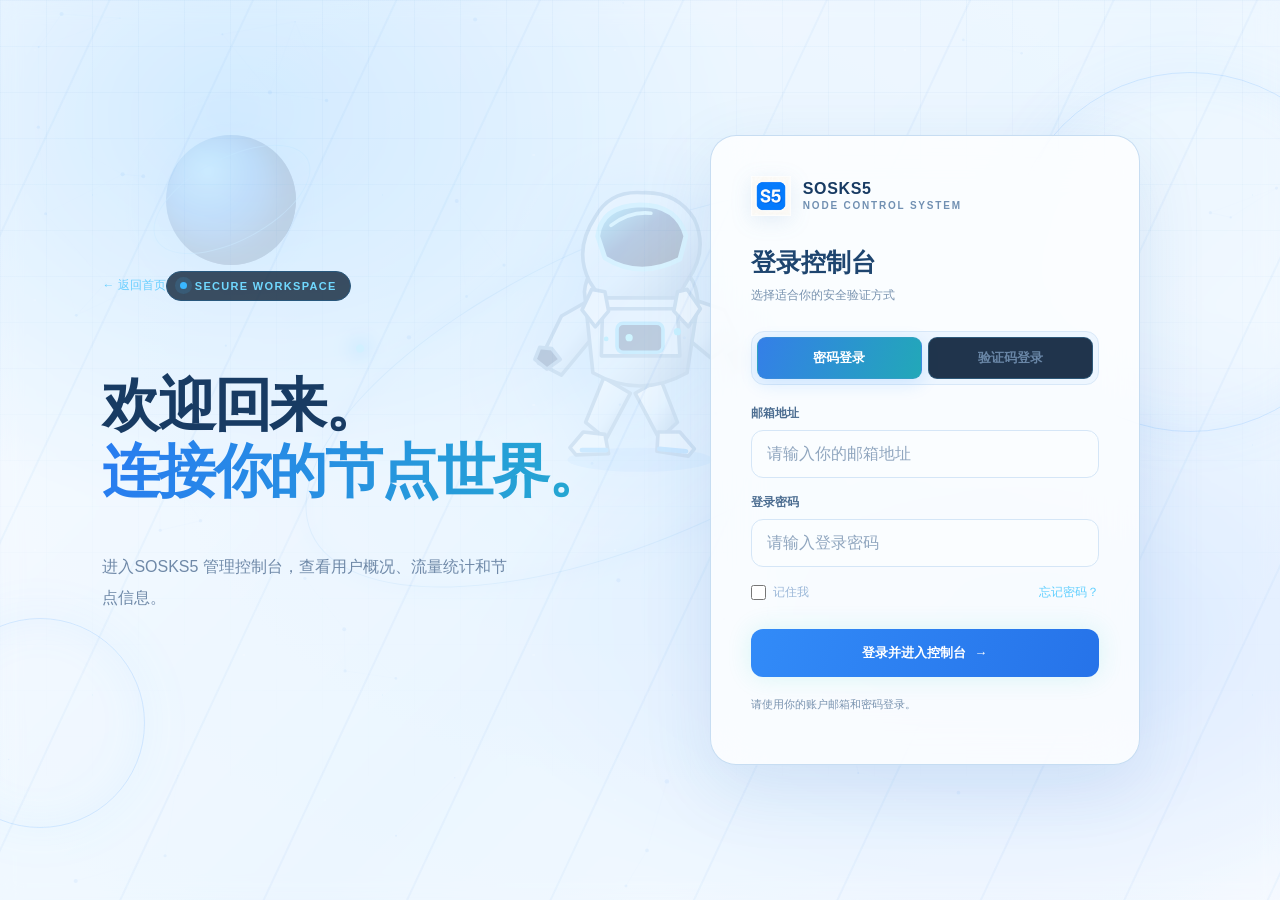
<file: index.html>
<!doctype html>
<html lang="zh-CN">
<head>
<meta charset="utf-8">
<meta name="viewport" content="width=device-width, initial-scale=1, viewport-fit=cover">
<meta name="theme-color" content="#071b3d"><meta name="description" content="SOSKS5 海外服务与机器人管理控制台"><link rel="icon" type="image/svg+xml" href="data:image/svg+xml,%3Csvg xmlns=%27http://www.w3.org/2000/svg%27 viewBox=%270 0 64 64%27%3E%3Crect width=%2764%27 height=%2764%27 rx=%2716%27 fill=%27%230b2b5a%27/%3E%3Cpath d=%27M13 21h38v6H13zm0 16h38v6H13z%27 fill=%27%235de1ff%27/%3E%3Ctext x=%2732%27 y=%2734%27 font-size=%2717%27 text-anchor=%27middle%27 font-family=%27Arial%27 font-weight=%27bold%27 fill=%27white%27%3ES5%3C/text%3E%3C/svg%3E">
<title>SOSKS5 · 管理控制台</title>
<style>
:root{--blue:#2678f3;--blue2:#59b8ff;--navy:#10284d;--ink:#1e3555;--muted:#7890ad;--line:#dce9f8;--glass:rgba(255,255,255,.78);--shadow:0 24px 70px rgba(42,103,181,.13)}
*{box-sizing:border-box}html,body{margin:0;min-height:100%;font-family:Inter,-apple-system,BlinkMacSystemFont,"Segoe UI","PingFang SC","Microsoft YaHei",sans-serif;color:var(--ink);background:#f5faff}button,input{font:inherit}button{cursor:pointer}.ambient{position:fixed;inset:0;z-index:0;overflow:hidden;pointer-events:none;background:radial-gradient(ellipse at 18% 12%,rgba(101,185,255,.22),transparent 36%),radial-gradient(ellipse at 84% 72%,rgba(71,140,255,.13),transparent 38%),linear-gradient(135deg,#f9fcff,#edf6ff 55%,#fafdff)}.ambient:before{content:"";position:absolute;inset:-40%;background:repeating-linear-gradient(115deg,transparent 0 64px,rgba(72,150,235,.055) 65px 66px,transparent 67px 130px);animation:drift 32s linear infinite}.ambient:after{content:"";position:absolute;inset:0;background-image:linear-gradient(rgba(80,145,220,.055) 1px,transparent 1px),linear-gradient(90deg,rgba(80,145,220,.055) 1px,transparent 1px);background-size:46px 46px;mask-image:linear-gradient(to bottom,rgba(0,0,0,.8),transparent 90%)}#particles{position:absolute;inset:0;width:100%;height:100%;opacity:.7}.orb{position:absolute;border:1px solid rgba(76,159,255,.2);border-radius:50%;box-shadow:inset 0 0 45px rgba(98,178,255,.08),0 0 55px rgba(98,178,255,.07);animation:float 10s ease-in-out infinite}.orb.one{width:360px;height:360px;right:-90px;top:8%}.orb.two{width:210px;height:210px;left:-65px;bottom:8%;animation-delay:-4s}.app{position:relative;z-index:1;min-height:100vh}.topbar{height:78px;display:flex;align-items:center;justify-content:space-between;padding:0 clamp(20px,5vw,76px);border-bottom:1px solid rgba(204,225,247,.75);background:rgba(255,255,255,.58);backdrop-filter:blur(16px)}.brand{display:flex;align-items:center;gap:12px;font-weight:800;letter-spacing:.04em;color:#153861}.brandmark{width:38px;height:38px;display:grid;place-items:center;border-radius:12px;color:white;background:linear-gradient(140deg,#4bc3ff,#2674f5);box-shadow:0 8px 22px #5ba8f555}.brandmark svg{width:23px}.brand small{display:block;font-size:10px;color:#7d9abb;font-weight:600;letter-spacing:.18em;margin-top:2px}.nav{display:flex;align-items:center;gap:28px}.nav a{font-size:13px;color:#64809f;text-decoration:none}.nav a:hover{color:var(--blue)}.btn{border:0;border-radius:12px;padding:12px 19px;font-weight:700;font-size:13px;transition:.2s;display:inline-flex;align-items:center;justify-content:center;gap:8px}.btn-primary{color:white;background:linear-gradient(110deg,#328bf8,#2765e9);box-shadow:0 10px 25px #337ff52c}.btn-primary:hover{transform:translateY(-2px);box-shadow:0 14px 28px #337ff545}.btn-soft{color:#2d73d8;background:#e9f3ff;border:1px solid #d6e8ff}.eyebrow{display:inline-flex;align-items:center;gap:8px;border:1px solid #d7e9ff;border-radius:99px;padding:8px 13px;background:#ffffffa8;color:#3980dc;font-size:11px;font-weight:800;letter-spacing:.12em}.pulse{width:7px;height:7px;border-radius:50%;background:#39b7ff;box-shadow:0 0 0 5px #39b7ff22;animation:pulse 2s infinite}.hero{max-width:1200px;margin:auto;min-height:calc(100vh - 78px);padding:72px 28px 66px;display:grid;grid-template-columns:1.03fr .97fr;align-items:center;gap:48px}.hero-copy h1{font-size:clamp(40px,5.4vw,70px);line-height:1.12;letter-spacing:-.055em;margin:24px 0 20px;color:#16375f}.hero-copy h1 span{display:block;background:linear-gradient(100deg,#2a74ee,#48b9ff);-webkit-background-clip:text;background-clip:text;color:transparent}.hero-copy p{max-width:520px;line-height:1.9;color:#718aa8;font-size:15px}.hero-actions{display:flex;gap:12px;flex-wrap:wrap;margin-top:30px}.trust{display:flex;align-items:center;gap:15px;margin-top:42px;color:#8298b2;font-size:11px}.trust-line{height:1px;width:42px;background:#b9d5f2}.preview-wrap{position:relative;padding:16px}.preview-glow{position:absolute;inset:10% 0;border-radius:36px;background:#65b6ff44;filter:blur(45px)}.preview{position:relative;border:1px solid #ffffffd9;border-radius:24px;background:rgba(255,255,255,.76);backdrop-filter:blur(20px);box-shadow:0 30px 90px #4b91d526;padding:20px;transform:perspective(1000px) rotateY(-5deg) rotateX(2deg);animation:previewFloat 7s ease-in-out infinite}.preview-head{display:flex;align-items:center;justify-content:space-between;padding-bottom:17px;border-bottom:1px solid #e3eefb}.preview-title{font-weight:800;font-size:14px}.live{font-size:10px;color:#25a77c;background:#e4fbf2;border-radius:99px;padding:6px 9px}.preview-stats{display:grid;grid-template-columns:repeat(2,1fr);gap:12px;margin:17px 0}.stat{padding:15px;border:1px solid #e5effb;border-radius:15px;background:#ffffffb8}.stat label{display:block;color:#8aa0ba;font-size:10px}.stat strong{display:block;font-size:24px;color:#214d82;margin:8px 0 4px}.stat small{font-size:10px;color:#39a9d8}.chart{height:150px;padding:12px;border-radius:15px;background:linear-gradient(180deg,#f3f9ff,#ffffffa8);border:1px solid #e5effb}.chart svg{width:100%;height:100%;overflow:visible}.preview-users{display:flex;align-items:center;justify-content:space-between;margin-top:17px;font-size:11px;color:#7b93b0}.avatars{display:flex}.avatar{width:27px;height:27px;border-radius:50%;display:grid;place-items:center;border:2px solid white;background:#d8eaff;color:#3678c9;font-size:9px;margin-left:-6px}.features{max-width:1120px;margin:0 auto;padding:10px 28px 80px;display:grid;grid-template-columns:repeat(3,1fr);gap:18px}.feature{border:1px solid #e0edfb;background:#ffffffa6;border-radius:18px;padding:23px;box-shadow:0 10px 35px #568ec20a}.feature-icon{width:42px;height:42px;border-radius:13px;background:#e5f2ff;color:#3986e9;display:grid;place-items:center;font-size:20px}.feature h3{font-size:14px;margin:17px 0 8px}.feature p{font-size:12px;line-height:1.8;color:#8197b1;margin:0}.view{display:none;min-height:100vh}.view.active{display:block}.login-layout{min-height:100vh;display:grid;grid-template-columns:1fr 1fr;align-items:center;gap:5vw;padding:40px clamp(20px,8vw,120px)}.login-message h1{font-size:clamp(34px,4.5vw,58px);line-height:1.15;color:#17395f;letter-spacing:-.04em}.login-message p{color:#7890ad;line-height:1.9;max-width:420px}.login-card{width:min(100%,430px);justify-self:center;border:1px solid #ffffff;background:rgba(255,255,255,.78);backdrop-filter:blur(24px);box-shadow:var(--shadow);border-radius:26px;padding:clamp(24px,4vw,40px)}.login-card h2{margin:0 0 8px;font-size:25px;color:#1d416c}.sub{font-size:12px;color:#8ba0b8;margin:0 0 27px}.field{display:block;margin:16px 0}.field span{display:block;font-size:12px;font-weight:700;color:#4c6d91;margin-bottom:8px}.field input{width:100%;padding:14px 15px;border:1px solid #dce9f8;border-radius:12px;outline:none;background:#fafdff;color:#183b63}.field input:focus{border-color:#6db4ff;box-shadow:0 0 0 4px #6db4ff20}.login-card .btn{width:100%;margin-top:12px;padding:15px}.hint{font-size:11px;color:#8aa0b8;line-height:1.7;margin-top:18px}.backlink{border:0;background:none;color:#5487bf;padding:0;margin-bottom:30px;font-size:12px}.dash{display:grid;grid-template-columns:240px minmax(0,1fr);min-height:100vh}.sidebar{position:relative;z-index:2;padding:25px 16px;border-right:1px solid #deebf9;background:rgba(255,255,255,.73);backdrop-filter:blur(20px);display:flex;flex-direction:column}.sidebrand{padding:0 10px 28px}.side-label{font-size:10px;color:#9aadc4;font-weight:800;letter-spacing:.14em;padding:15px 12px 9px}.side-link{display:flex;align-items:center;gap:12px;width:100%;border:0;background:transparent;color:#7890ac;text-align:left;padding:12px;border-radius:12px;font-size:13px;margin:2px 0}.side-link .ico{width:22px;text-align:center;font-size:16px}.side-link.active,.side-link:hover{color:#2a76e6;background:#eaf4ff}.side-bottom{margin-top:auto;border-top:1px solid #e2edf9;padding-top:15px}.profile{display:flex;gap:10px;align-items:center;padding:12px}.profile-icon{width:34px;height:34px;border-radius:12px;background:linear-gradient(140deg,#bce8ff,#dbe7ff);display:grid;place-items:center;color:#3179d4}.profile strong{font-size:11px;display:block}.profile small{font-size:10px;color:#8ba1ba}.dash-main{min-width:0;padding:0 clamp(16px,3vw,38px) 40px}.dash-top{height:78px;display:flex;align-items:center;justify-content:space-between;border-bottom:1px solid #deebf9}.crumb{font-size:12px;color:#91a5bd}.crumb strong{color:#31557d}.top-actions{display:flex;align-items:center;gap:10px}.icon-btn{width:36px;height:36px;border-radius:11px;border:1px solid #dfebf8;background:#ffffffb5;color:#6487ae}.dash-content{padding-top:30px;max-width:1400px;margin:auto}.page-heading{display:flex;justify-content:space-between;align-items:center;gap:14px;margin-bottom:24px}.page-heading h1{margin:0;color:#193d68;font-size:25px;letter-spacing:-.03em}.page-heading p{margin:7px 0 0;color:#8ba0b9;font-size:12px}.overview-grid{display:grid;grid-template-columns:repeat(4,minmax(0,1fr));gap:14px}.metric{padding:19px;border:1px solid #deebf9;background:#ffffffbd;border-radius:17px;box-shadow:0 8px 30px #4b89c00a;min-width:0}.metric-top{display:flex;align-items:center;justify-content:space-between;color:#7f97b3;font-size:11px}.metric-icon{width:32px;height:32px;display:grid;place-items:center;border-radius:10px;background:#e8f3ff;color:#3886ed;font-size:16px}.metric strong{display:block;font-size:27px;color:#204a7b;margin:16px 0 7px;letter-spacing:-.04em}.metric small{font-size:10px;color:#7e9ab8}.metric small em{font-style:normal;color:#26a57a;font-weight:700}.dash-columns{display:grid;grid-template-columns:minmax(0,1.55fr) minmax(240px,.85fr);gap:16px;margin-top:17px}.panel{border:1px solid #deebf9;background:#ffffffbd;border-radius:18px;min-width:0;overflow:hidden}.panel-head{display:flex;align-items:center;justify-content:space-between;padding:19px 20px;border-bottom:1px solid #e7f0fa}.panel-head h3{margin:0;font-size:13px;color:#2c4f77}.panel-head small{font-size:10px;color:#91a6bf}.chart-large{height:240px;padding:20px}.chart-large svg{width:100%;height:100%}.usage-list{padding:8px 20px 17px}.usage-row{margin:16px 0}.usage-label{display:flex;justify-content:space-between;font-size:11px;color:#607d9e;margin-bottom:9px}.usage-label strong{color:#31577f}.bar{height:7px;background:#edf4fc;border-radius:99px;overflow:hidden}.bar span{display:block;height:100%;border-radius:99px;background:linear-gradient(90deg,#60c7ff,#3478f4)}.table-panel{margin-top:17px}.table-scroll{overflow-x:auto}table{width:100%;border-collapse:collapse;min-width:600px}th,td{text-align:left;padding:15px 20px;border-bottom:1px solid #edf3fa;font-size:11px}th{font-size:10px;letter-spacing:.04em;color:#91a5bd;background:#fbfdff;font-weight:700}td{color:#5c7898}.user-name{display:flex;align-items:center;gap:10px;color:#315477;font-weight:700}.mini-avatar{width:29px;height:29px;border-radius:10px;background:#e0f0ff;display:grid;place-items:center;color:#4288d6}.status{display:inline-flex;align-items:center;gap:6px;padding:6px 9px;border-radius:99px;font-size:10px;background:#e7fbf2;color:#279a72}.status:before{content:"";width:5px;height:5px;background:#29b887;border-radius:50%}.status.warn{background:#fff4df;color:#b88125}.status.warn:before{background:#e7ad42}.table-action{border:0;background:none;color:#3b82e7;font-size:11px}.empty-page{padding:60px 20px;text-align:center;color:#8198b3}.empty-page .bigicon{font-size:32px}.empty-page h2{color:#31577f;font-size:19px}.empty-page p{font-size:12px}.toast{position:fixed;z-index:10;bottom:24px;left:50%;transform:translate(-50%,20px);opacity:0;pointer-events:none;background:#173c67;color:white;border-radius:12px;padding:12px 18px;font-size:12px;box-shadow:0 12px 32px #173c6730;transition:.25s}.toast.show{opacity:1;transform:translate(-50%,0)}.mobile-menu{display:none}
@keyframes drift{to{transform:translate3d(80px,50px,0)}}@keyframes float{0%,100%{transform:translateY(0)}50%{transform:translateY(-18px)}}@keyframes pulse{50%{box-shadow:0 0 0 8px #39b7ff08}}@keyframes previewFloat{0%,100%{transform:perspective(1000px) rotateY(-5deg) rotateX(2deg) translateY(0)}50%{transform:perspective(1000px) rotateY(-3deg) rotateX(1deg) translateY(-9px)}}
@media(max-width:900px){.hero{grid-template-columns:1fr;gap:28px;padding-top:54px}.hero-copy{max-width:700px}.preview-wrap{max-width:650px;width:100%;margin:auto}.features{grid-template-columns:1fr 1fr}.login-layout{grid-template-columns:1fr;gap:28px;padding-top:50px;padding-bottom:50px}.login-message{text-align:center}.login-message p{margin:auto}.login-card{width:min(100%,480px)}.dash{grid-template-columns:76px minmax(0,1fr)}.sidebar{padding:20px 10px}.sidebrand{padding:0 9px 25px}.sidebrand .brandtext,.side-link .linktext,.side-label,.profile .profile-text{display:none}.side-link{justify-content:center;padding:13px 8px}.side-link .ico{font-size:18px}.profile{justify-content:center;padding:12px 0}.overview-grid{grid-template-columns:repeat(2,minmax(0,1fr))}.dash-columns{grid-template-columns:1fr}.dash-main{padding-left:18px;padding-right:18px}}
@media(max-width:560px){.topbar{height:66px;padding:0 17px}.nav{gap:12px}.nav a{display:none}.hero{min-height:auto;padding:52px 20px 45px}.hero-copy h1{font-size:43px}.hero-copy p{font-size:13px}.preview{padding:13px;transform:none;animation:none}.preview-stats{gap:8px}.stat{padding:12px}.stat strong{font-size:21px}.chart{height:120px}.features{grid-template-columns:1fr;padding:0 20px 50px}.feature{padding:20px}.trust{margin-top:30px}.login-layout{padding:28px 18px}.login-message h1{font-size:36px}.login-message p{font-size:13px}.login-card{padding:25px 21px}.dash{grid-template-columns:1fr}.sidebar{position:sticky;top:0;z-index:5;flex-direction:row;align-items:center;justify-content:space-between;padding:9px 12px;border-right:0;border-bottom:1px solid #deebf9}.sidebrand{padding:0}.sidebrand .brandtext{display:block}.sidebrand .brandtext small{display:none}.sidebrand .brandmark{width:34px;height:34px}.sidebar nav{display:flex;gap:3px}.side-label,.side-bottom{display:none}.side-link{margin:0;padding:9px 10px}.side-link .ico{font-size:16px}.linktext{display:none}.dash-main{padding:0 13px 30px}.dash-top{height:59px}.crumb{font-size:10px}.top-actions .btn{padding:10px 12px;font-size:11px}.dash-content{padding-top:22px}.page-heading h1{font-size:22px}.page-heading p{font-size:10px}.page-heading .btn{padding:10px 12px;font-size:11px}.overview-grid{gap:9px}.metric{padding:13px}.metric-top{font-size:10px}.metric-icon{width:27px;height:27px}.metric strong{font-size:23px;margin:12px 0 5px}.metric small{font-size:9px}.dash-columns{gap:12px}.panel-head{padding:15px}.chart-large{height:185px;padding:12px}.usage-list{padding:5px 15px 14px}.table-panel{margin-top:12px}.table-panel .panel-head{padding:15px}.mobile-menu{display:block}}
@media(prefers-reduced-motion:reduce){*,*:before,*:after{animation:none!important;scroll-behavior:auto!important;transition:none!important}}

/* SOSKS5 animated astronaut identity */
.astronaut-scene{position:absolute;inset:0;overflow:hidden;background:radial-gradient(ellipse at 52% 38%,#123f7d 0%,#071b3d 43%,#030b1e 100%);opacity:.98}
.astronaut-scene:before{content:"";position:absolute;inset:0;background-image:radial-gradient(2px 2px at 12% 20%,#fff 55%,transparent 70%),radial-gradient(1px 1px at 70% 12%,#b9e7ff 55%,transparent 70%),radial-gradient(2px 2px at 84% 62%,#fff 55%,transparent 70%),radial-gradient(1px 1px at 32% 78%,#b9e7ff 55%,transparent 70%),radial-gradient(1px 1px at 61% 84%,#fff 55%,transparent 70%);background-size:290px 250px;animation:starDrift 24s linear infinite}
.space-orbit{position:absolute;left:50%;top:43%;width:min(78vw,720px);height:min(34vw,300px);border:1px solid #3db8ff70;border-radius:50%;transform:translate(-50%,-50%) rotate(-24deg);box-shadow:0 0 24px #168aff20,inset 0 0 24px #168aff15;animation:orbitGlow 6s ease-in-out infinite}
.space-orbit:after{content:"";position:absolute;left:16%;top:-4px;width:8px;height:8px;border-radius:50%;background:#9ceaff;box-shadow:0 0 18px 6px #30aaff90}
.astronaut{position:absolute;width:clamp(150px,25vw,290px);left:50%;top:36%;transform:translate(-50%,-50%);filter:drop-shadow(0 15px 35px #168bff55);animation:astronautFloat 5.8s ease-in-out infinite;transform-origin:50% 50%}
.astronaut svg{width:100%;height:auto;overflow:visible}.space-planet{position:absolute;width:clamp(65px,11vw,130px);height:clamp(65px,11vw,130px);border-radius:50%;left:13%;top:15%;background:radial-gradient(circle at 32% 28%,#8ee8ff,#2879db 35%,#10275e 72%);box-shadow:inset -14px -10px 24px #020c2c,0 0 48px #288dff55;animation:planetFloat 9s ease-in-out infinite}.space-planet:after{content:"";position:absolute;inset:18% -16%;border:1px solid #65caff88;border-radius:50%;transform:rotate(-28deg)}
@keyframes astronautFloat{0%,100%{translate:0 0;rotate:-3deg}50%{translate:0 -16px;rotate:3deg}}@keyframes planetFloat{0%,100%{translate:0 0}50%{translate:8px -10px}}@keyframes starDrift{from{background-position:0 0,0 0,0 0,0 0,0 0}to{background-position:290px 250px,-190px 160px,130px -200px,250px 180px,-170px 90px}}@keyframes orbitGlow{0%,100%{opacity:.55}50%{opacity:1}}
@media(max-width:700px){.astronaut-scene{background:radial-gradient(ellipse at 50% 34%,#123f7d 0%,#071b3d 45%,#030b1e 100%)}.space-orbit{width:118vw;height:52vw;top:34%}.astronaut{width:clamp(170px,58vw,250px);top:32%}.space-planet{left:5%;top:13%;width:68px;height:68px}}
@media(prefers-reduced-motion:reduce){.astronaut,.space-planet,.space-orbit,.astronaut-scene:before{animation:none!important}}

/* Dark glass login is the default entry point on GitHub Pages. */
html,body{background:#030914;color:#e6f3ff}
.ambient{background:radial-gradient(ellipse at 18% 15%,rgba(24,102,190,.28),transparent 38%),radial-gradient(ellipse at 82% 78%,rgba(25,75,160,.24),transparent 40%),linear-gradient(135deg,#030711,#071a34 58%,#020711)}
.ambient:before{background:repeating-linear-gradient(115deg,transparent 0 64px,rgba(76,170,255,.07) 65px 66px,transparent 67px 130px)}
.ambient:after{background-image:linear-gradient(rgba(80,145,220,.08) 1px,transparent 1px),linear-gradient(90deg,rgba(80,145,220,.08) 1px,transparent 1px)}
.login-layout{position:relative;z-index:1;background:radial-gradient(ellipse at 20% 50%,rgba(22,90,166,.18),transparent 48%);color:#e6f3ff}
.login-message h1{color:#e7f4ff}.login-message h1 span{color:#5de1ff!important}
.login-message p{color:#94b2d7}
.login-card{background:rgba(5,19,40,.82);border-color:#24517d;box-shadow:0 28px 90px rgba(0,0,0,.38),0 0 50px rgba(34,137,255,.10)}
.login-card h2{color:#e7f4ff}.login-card .sub{color:#8daed5}
.field span{color:#b4cce8}.field input{background:#071a33;border-color:#23476e;color:#e8f4ff}
.field input::placeholder{color:#6586ad}.field input:focus{border-color:#55c9ff;box-shadow:0 0 0 4px #3abaff20}
.login-card .hint{color:#89a8cf}.backlink{color:#6acfff}
.login-layout .brand{color:#e6f3ff}.login-layout .brand small{color:#8caed4}
@media(max-width:760px){.login-layout{grid-template-columns:1fr;gap:18px;padding:28px 20px}.login-message h1{font-size:clamp(32px,9vw,46px)}.login-card{width:100%;max-width:460px}.login-message p{font-size:13px}}


.code-field{display:flex;gap:10px;align-items:stretch}
.code-field input{flex:1;min-width:0}
.send-code-btn{flex:0 0 auto;border:1px solid #2e6a9f;border-radius:10px;background:linear-gradient(135deg,#102f50,#0b2039);color:#83dcff;padding:0 13px;font-size:12px;font-weight:700;cursor:pointer;white-space:nowrap;transition:.2s}
.send-code-btn:hover:not(:disabled){border-color:#63d7ff;box-shadow:0 0 18px #28aaff22}
.send-code-btn:disabled{opacity:.55;cursor:not-allowed}
.auth-error{display:none;color:#ff737e;font-size:12px;line-height:1.65;margin:12px 0 0;overflow-wrap:anywhere}
.auth-error.visible{display:block}
#loginBtn:disabled{opacity:.65;cursor:wait}


/* Dual-mode authentication and password-reset dialog */
.auth-tabs{display:grid;grid-template-columns:1fr 1fr;gap:6px;padding:5px;margin:0 0 20px;border:1px solid #21456c;border-radius:13px;background:#06152a}
.auth-tab{border:0;border-radius:9px;padding:11px 8px;background:transparent;color:#8ca9cc;font-weight:700;font-size:13px;transition:.2s}
.auth-tab.active{color:#eaf8ff;background:linear-gradient(110deg,#1769b8,#174b94);box-shadow:0 5px 18px #1689ff24}
.login-options{display:flex;align-items:center;justify-content:space-between;gap:12px;margin:-3px 0 12px;font-size:12px}
.remember-option{display:inline-flex;align-items:center;gap:7px;color:#9cb8d9;cursor:pointer}.remember-option input{accent-color:#38bfff;width:15px;height:15px;margin:0}
.text-link{border:0;background:transparent;color:#60cfff;padding:4px 0;font-size:12px;cursor:pointer}.text-link:hover{text-decoration:underline}
.auth-error{display:none;color:#ff858e;background:#401b2a66;border:1px solid #8f354b88;border-radius:10px;padding:10px 12px;font-size:12px;line-height:1.6;overflow-wrap:anywhere;margin:12px 0 0}.auth-error.visible{display:block}
.modal-backdrop{position:fixed;inset:0;z-index:30;display:grid;place-items:center;padding:18px;background:#020817c9;backdrop-filter:blur(12px)}.modal-backdrop[hidden],.field[hidden]{display:none!important}
.reset-modal{position:relative;width:min(100%,470px);max-height:min(90vh,850px);overflow:auto;padding:30px 26px;border:1px solid #28527c;border-radius:22px;background:linear-gradient(145deg,#0a203d,#041022);box-shadow:0 30px 100px #0009}
.reset-modal h2{margin:0 32px 8px 0;color:#eaf6ff;font-size:23px}.reset-modal .sub{margin-bottom:18px}.reset-modal .field{margin:14px 0}.reset-modal .btn{margin-top:8px}.modal-close{position:absolute;right:17px;top:14px;width:34px;height:34px;border:1px solid #28527c;border-radius:10px;background:#0d2a4a;color:#b8d5f4;font-size:23px;line-height:1}
.send-code-btn:disabled{opacity:.55;cursor:not-allowed}
@media(max-width:560px){.reset-modal{padding:27px 19px}.auth-tab{font-size:12px}}

/* FINAL DEEP-SPACE GLASS PASS */
:root{--blue:#3b82f6;--blue2:#2dd4bf;--navy:#061326;--ink:#e8f3ff;--muted:#91a9c7;--line:#24405d;--glass:rgba(5,17,35,.76);--shadow:0 28px 90px rgba(0,0,0,.48)}
html,body{background:#030914;color:#e8f3ff}
.ambient{background-image:linear-gradient(125deg,rgba(2,8,20,.78),rgba(3,17,39,.72) 48%,rgba(1,10,24,.86)),url("https://images.unsplash.com/photo-1451187580459-43490279c0fa?auto=format&fit=crop&w=2400&q=85");background-size:cover;background-position:center;background-attachment:fixed}
.ambient:before{background:radial-gradient(ellipse at 70% 22%,rgba(45,212,191,.13),transparent 35%),repeating-linear-gradient(115deg,transparent 0 64px,rgba(76,170,255,.045) 65px 66px,transparent 67px 130px)}
.ambient:after{background-image:linear-gradient(rgba(80,145,220,.055) 1px,transparent 1px),linear-gradient(90deg,rgba(80,145,220,.055) 1px,transparent 1px)}
.brandmark,.mark,.feature-icon,.metric-icon{background:linear-gradient(135deg,#3b82f6,#2dd4bf)!important;box-shadow:0 0 25px rgba(45,212,191,.24),0 8px 25px rgba(59,130,246,.22)!important;color:#fff}
.brand,.brandtext{color:#e8f3ff!important}.brand small{color:#8ca8c9!important}
.topbar,.sidebar{background:rgba(3,13,29,.72)!important;border-color:rgba(78,132,184,.26)!important;backdrop-filter:blur(22px)}
.login-layout{background:transparent!important}
.login-card,.preview,.feature,.metric,.panel,.table-panel,.stat,.dash-columns>.panel{background:rgba(4,17,36,.78)!important;border:1px solid rgba(93,153,205,.28)!important;backdrop-filter:blur(24px);box-shadow:0 22px 70px rgba(0,0,0,.25)}
.login-card h2,.hero-copy h1,.page-heading h1,.metric strong,.panel-head h3,.preview-title{color:#e8f3ff!important}
.hero-copy p,.login-message p,.sub,.hint,.feature p,.page-heading p,.crumb,.metric-top,.metric small,.panel-head small{color:#91a9c7!important}
.field span{color:#bad0e8!important}.field input{background:rgba(3,13,28,.85)!important;border-color:#28496b!important;color:#e8f3ff!important}
.field input::placeholder{color:#718eae!important}
.btn-primary{background:linear-gradient(115deg,#3b82f6,#2dd4bf)!important;box-shadow:0 0 25px rgba(45,212,191,.16)!important}
.btn-soft,.icon-btn{background:rgba(13,36,61,.85)!important;color:#bfe6ff!important;border-color:#2a4b6d!important}
.eyebrow{background:rgba(5,25,48,.76)!important;border-color:#28577c!important;color:#70d8ff!important}
table{background:transparent!important}th{background:rgba(8,27,48,.9)!important;color:#91a9c7!important}td{border-color:rgba(72,115,153,.2)!important;color:#c8d9eb!important}
@media(max-width:700px){.ambient{background-attachment:scroll;background-position:center}}


/* Cinematic real-space photo + dark glass finish */
html,body{background:#030812;color:#eaf5ff}
.ambient{background:linear-gradient(125deg,rgba(2,8,20,.86),rgba(3,17,39,.77) 48%,rgba(1,10,24,.9)),url("https://images.unsplash.com/photo-1451187580459-43490279c0fa?auto=format&fit=crop&w=2400&q=85") center/cover fixed no-repeat}
.ambient:before{backdrop-filter:blur(10px);-webkit-backdrop-filter:blur(10px);background:rgba(2,10,25,.32)}
.ambient:after{background-image:radial-gradient(ellipse at 78% 12%,rgba(45,212,191,.12),transparent 34%),radial-gradient(ellipse at 8% 82%,rgba(59,130,246,.13),transparent 38%)}
.login-card,.preview,.feature,.metric,.panel,.sidebar,.topbar,.stat{background:rgba(4,16,34,.78)!important;border-color:rgba(93,153,205,.28)!important;backdrop-filter:blur(22px);-webkit-backdrop-filter:blur(22px);color:#eaf5ff}
.login-card h2,.hero-copy h1,.feature h3,.page-heading h1,.panel-head h3,.preview-title{color:#eaf5ff}
.login-message p,.hero-copy p,.feature p,.hint,.sub{color:#9bb5d4}
.brandmark{background:linear-gradient(135deg,#3b82f6,#2dd4bf)!important;box-shadow:0 0 25px #2dd4bf40,0 8px 24px #3b82f633!important}
.field input,.code-field input{background:rgba(3,13,28,.88)!important;border-color:#2b4d6c!important;color:#eaf5ff!important}
.auth-tab,.send-code-btn,.btn-soft,.icon-btn{background:rgba(9,32,57,.9);border:1px solid rgba(75,157,205,.35);color:#dff6ff}
.btn-primary{background:linear-gradient(110deg,#2479ee,#12a9b5);box-shadow:0 0 25px #1b9cc42b}
.auth-tab.active{background:linear-gradient(110deg,#164a80,#12636b);color:#fff}
</style>
<style>
/* Blue-white frosted glass visual system */
:root{--blue:#287cf0;--blue2:#52b8f4;--navy:#163a63;--ink:#183b63;--muted:#6f89a8;--line:#d7e8f8;--glass:rgba(255,255,255,.78);--shadow:0 24px 70px rgba(42,103,181,.13)}
html,body{background:#f0f7ff;color:#183b63}.ambient{background:radial-gradient(ellipse at 18% 12%,rgba(101,185,255,.3),transparent 36%),radial-gradient(ellipse at 84% 72%,rgba(71,140,255,.19),transparent 38%),linear-gradient(135deg,#f9fcff,#eaf5ff 55%,#fbfdff)!important}.ambient:before{background:repeating-linear-gradient(115deg,transparent 0 64px,rgba(72,150,235,.07) 65px 66px,transparent 67px 130px)}.ambient:after{background-image:linear-gradient(rgba(80,145,220,.06) 1px,transparent 1px),linear-gradient(90deg,rgba(80,145,220,.06) 1px,transparent 1px)}.astronaut-scene{opacity:.22!important;background:radial-gradient(ellipse at 52% 38%,#d8efff 0%,#edf7ff 48%,#fafdff 100%)!important}.astronaut-scene:before{opacity:.8}.space-orbit{border-color:#56a7eb80!important}.space-planet{opacity:.55}.brand-logo{width:40px;height:40px;object-fit:contain;display:block;filter:drop-shadow(0 5px 10px #367fbc20)}.brand{color:#183b63!important}.brand small{color:#7190b2!important}.topbar,.sidebar{background:rgba(255,255,255,.7)!important;border-color:#d9e9f8!important}.hero-copy h1,.login-message h1{color:#183b63!important}.hero-copy h1 span,.login-message h1 span{background:linear-gradient(100deg,#287cf0,#25a9d0)!important;-webkit-background-clip:text!important;background-clip:text!important;color:transparent!important}.hero-copy p,.login-message p{color:#6f89a8!important}.login-card,.preview,.feature,.metric,.panel,.table-panel,.stat,.dash-columns>.panel{background:rgba(255,255,255,.78)!important;border:1px solid rgba(157,195,232,.55)!important;backdrop-filter:blur(24px);-webkit-backdrop-filter:blur(24px);box-shadow:0 22px 70px rgba(42,103,181,.12)!important;color:#244b75}.login-card h2,.hero-copy h1,.page-heading h1,.metric strong,.panel-head h3,.preview-title,.feature h3{color:#1e456f!important}.login-card .sub,.login-card .hint{color:#7892af!important}.field span{color:#4c6d91!important}.field input{background:#fafdff!important;border-color:#d5e6f7!important;color:#183b63!important}.field input::placeholder{color:#90a6bf!important}.auth-tabs{background:#edf6ff!important;border-color:#d8e8f8!important}.auth-tab{color:#6986a6!important}.auth-tab.active{background:linear-gradient(110deg,#347fe8,#22a8b8)!important;color:white!important}.side-link{color:#6986a6!important}.side-link.active,.side-link:hover{color:#2468c3!important;background:#e7f3ff!important}.metric strong{color:#204a7b!important}.panel-head{border-color:#e2eef9!important}.table-panel th{background:#f5faff!important;color:#7892af!important}.table-panel td{border-color:#e8f1fa!important;color:#557594!important}.btn-primary{background:linear-gradient(110deg,#328bf8,#2673e9)!important}.brandmark{display:none!important}
@media(prefers-reduced-motion:reduce){.astronaut,.space-planet,.space-orbit,.astronaut-scene:before{animation:none!important}}
</style><link rel="stylesheet" href="./css/ui-fallbacks.css"></head>
<body>
<div class="ambient"><div class="astronaut-scene" aria-hidden="true"><div class="space-planet"></div><div class="space-orbit"></div><div class="astronaut"><svg viewBox="0 0 240 270" xmlns="http://www.w3.org/2000/svg" role="img" aria-label="漂浮的宇航员"><defs><linearGradient id="suit" x1="0" y1="0" x2="1" y2="1"><stop stop-color="#fff"/><stop offset=".55" stop-color="#cce8ff"/><stop offset="1" stop-color="#719cc8"/></linearGradient><linearGradient id="visor" x1="0" y1="0" x2="1" y2="1"><stop stop-color="#57e5ff"/><stop offset=".45" stop-color="#123f83"/><stop offset="1" stop-color="#06132d"/></linearGradient></defs><ellipse cx="120" cy="249" rx="60" ry="10" fill="#168bff" opacity=".18"/><g stroke="#739ec9" stroke-width="3" stroke-linejoin="round"><path d="M83 145 55 179 36 169 55 130 78 117Z" fill="url(#suit)"/><path d="M151 142 179 165 201 149 190 125 163 116Z" fill="url(#suit)"/><path d="M90 181 75 218 92 232 112 194Z" fill="url(#suit)"/><path d="M137 182 151 218 136 232 116 194Z" fill="url(#suit)"/><path d="M73 226 91 228 94 244 67 245 62 239Z" fill="#edf8ff"/><path d="M135 226 153 226 165 240 160 246 134 242Z" fill="#edf8ff"/><path d="M74 110 Q76 87 99 83 L143 85 Q166 91 168 119 L159 177 Q120 199 81 177Z" fill="url(#suit)"/><path d="M89 124 151 124 153 163 88 163Z" fill="#d9edff"/><rect x="101" y="136" width="38" height="24" rx="5" fill="#173d70" stroke="#5fcfff"/><circle cx="111" cy="148" r="3" fill="#6ef2ff" stroke="none"/><path d="M78 101 Q65 75 83 48 Q95 26 122 28 Q151 27 165 50 Q177 76 159 101 L151 115 87 115Z" fill="url(#suit)"/><path d="M85 64 Q88 39 120 38 Q151 38 158 64 L153 83 Q120 100 91 82Z" fill="url(#visor)" stroke="#9feaff" stroke-width="4"/><path d="M96 55 Q112 43 129 45" fill="none" stroke="#b8f5ff" stroke-width="3" stroke-linecap="round"/><path d="M80 108 72 125 83 139 94 126 91 110Z" fill="#f4fbff"/><path d="M159 108 170 124 160 139 148 126 151 110Z" fill="#f4fbff"/><path d="M54 166 43 174 33 166 37 156 47 157Z" fill="#173d70"/><path d="M190 161 200 155 211 161 210 172 198 177Z" fill="#173d70"/><path d="M72 241 92 241M136 240 158 242" stroke="#5ebaff" stroke-width="4" stroke-linecap="round"/></g><g fill="#4ad9ff"><circle cx="151" cy="143" r="3"/><circle cx="92" cy="149" r="2"/></g></svg></div><canvas id="particles"></canvas></div><div class="orb one"></div><div class="orb two"></div></div>
<div class="app">
<section id="landing" class="view">
<header class="topbar"><div class="brand"><img class="brand-logo" src="./logo.png" alt="SOSKS5 Logo"><div>SOSKS5<small>NODE CONTROL SYSTEM</small></div></div><nav class="nav"><a href="#features">功能亮点</a><a href="#preview">界面预览</a><button class="btn btn-primary" onclick="showView('login')">进入控制台 ↗</button></nav></header>
<main class="hero"><div class="hero-copy"><div class="eyebrow"><span class="pulse"></span> NEXT-GEN NODE MANAGEMENT</div><h1>让节点管理<span>更清晰、更简单。</span></h1><p>轻量、直观的多协议节点管理中心。把用户、流量和节点状态集中在一个清爽的控制台中，随时掌握运行概况。</p><div class="hero-actions"><button class="btn btn-primary" onclick="showView('login')">开始使用 <span>→</span></button><a class="btn btn-soft" href="#features" style="text-decoration:none">探索功能 ↓</a></div><div class="trust"><span class="trust-line"></span><span>LIGHTWEIGHT</span><span>·</span><span>REAL-TIME READY</span><span>·</span><span>MOBILE FRIENDLY</span></div></div>
<div class="preview-wrap" id="preview"><div class="preview-glow"></div><div class="preview"><div class="preview-head"><div class="preview-title">系统运行概览 <small style="display:block;color:#8ca3bd;font-weight:400;font-size:10px;margin-top:5px">NODE OVERVIEW / DEMO</small></div><span class="live">● 演示数据</span></div><div class="preview-stats"><div class="stat"><label>在线用户</label><strong>128</strong><small>↗ 运行状态良好</small></div><div class="stat"><label>总流量使用</label><strong>68.4 <small style="display:inline;font-size:12px;color:#4d84c1">GB</small></strong><small>本周期累计</small></div></div><div class="chart"><svg viewBox="0 0 420 140" preserveAspectRatio="none"><defs><linearGradient id="area" x1="0" x2="0" y1="0" y2="1"><stop offset="0%" stop-color="#5bb7ff" stop-opacity=".32"/><stop offset="100%" stop-color="#5bb7ff" stop-opacity="0"/></linearGradient></defs><g stroke="#e1edf9" stroke-dasharray="3 5"><path d="M0 25H420M0 60H420M0 95H420M0 130H420"/></g><path d="M0 106 C24 95 32 110 55 83 S88 94 112 72 S151 82 175 54 S207 75 231 64 S264 28 289 45 S325 70 347 37 S389 55 420 18 L420 140 L0 140Z" fill="url(#area)"/><path d="M0 106 C24 95 32 110 55 83 S88 94 112 72 S151 82 175 54 S207 75 231 64 S264 28 289 45 S325 70 347 37 S389 55 420 18" fill="none" stroke="#388cf4" stroke-width="2.5" stroke-linecap="round"/></svg></div><div class="preview-users"><span>活跃用户分布</span><div class="avatars"><div class="avatar">A</div><div class="avatar">B</div><div class="avatar">C</div><div class="avatar">+125</div></div></div></div></div></main>
<div id="features" class="features"><article class="feature"><div class="feature-icon">⌁</div><h3>流量一目了然</h3><p>集中查看流量使用情况与配额，帮助你快速发现异常使用。</p></article><article class="feature"><div class="feature-icon">◇</div><h3>用户管理更轻松</h3><p>统一整理用户、协议与状态，减少重复操作，让管理更高效。</p></article><article class="feature"><div class="feature-icon">◎</div><h3>轻量清爽的体验</h3><p>蓝白科技视觉、动态粒子背景与响应式布局，手机电脑都好用。</p></article></div>
</section>
<section id="login" class="view active"><div class="login-layout"><div class="login-message"><button class="backlink" onclick="showView('landing')">← 返回首页</button><div class="eyebrow"><span class="pulse"></span> SECURE WORKSPACE</div><h1>欢迎回来。<br><span style="color:#3988f3">连接你的节点世界。</span></h1><p>进入SOSKS5 管理控制台，查看用户概况、流量统计和节点信息。</p></div><form class="login-card" id="loginForm">
<div class="brand" style="margin-bottom:30px"><img class="brand-logo" src="./logo.png" alt="SOSKS5 Logo"><div>SOSKS5<small>NODE CONTROL SYSTEM</small></div></div>
<h2>登录控制台</h2><p class="sub">选择适合你的安全验证方式</p>
<div class="auth-tabs" role="tablist" aria-label="登录方式">
<button type="button" class="auth-tab active" id="passwordTab" role="tab" aria-selected="true" data-mode="password">密码登录</button>
<button type="button" class="auth-tab" id="codeTab" role="tab" aria-selected="false" data-mode="code">验证码登录</button>
</div>
<label class="field"><span>邮箱地址</span><input id="username" type="email" autocomplete="email" placeholder="请输入你的邮箱地址" required></label>
<div id="passwordFields">
<label class="field"><span>登录密码</span><input id="loginPassword" type="password" autocomplete="current-password" placeholder="请输入登录密码" required></label>
<div class="login-options"><label class="remember-option"><input id="rememberMe" type="checkbox"> <span>记住我</span></label><button type="button" class="text-link" id="forgotPasswordBtn">忘记密码？</button></div>
</div>
<div class="field" id="codeFields" hidden><span>邮箱验证码</span><div class="code-field"><input id="loginCode" type="text" inputmode="numeric" autocomplete="one-time-code" placeholder="请输入邮箱收到的验证码"><button class="send-code-btn" id="sendCodeBtn" type="button">发送验证码</button></div></div>
<button class="btn btn-primary" id="loginBtn" type="submit">登录并进入控制台 <span>→</span></button>
<p id="authError" class="auth-error" role="alert" aria-live="polite"></p><p id="authHint" class="hint">请使用你的账户邮箱和密码登录。</p>
</form>
<div class="modal-backdrop" id="resetModal" hidden>
<section class="reset-modal" role="dialog" aria-modal="true" aria-labelledby="resetTitle">
<button type="button" class="modal-close" id="closeResetModal" aria-label="关闭">×</button>
<h2 id="resetTitle">重置登录密码</h2><p class="sub">验证邮箱后设置新密码</p>
<form id="resetForm">
<label class="field"><span>邮箱地址</span><div class="code-field"><input id="resetEmail" type="email" autocomplete="email" placeholder="请输入账户邮箱" required><button class="send-code-btn" id="resetSendCodeBtn" type="button">发送验证码</button></div></label>
<label class="field"><span>邮箱验证码</span><input id="resetCode" type="text" inputmode="numeric" autocomplete="one-time-code" placeholder="请输入验证码" required></label>
<label class="field"><span>新密码</span><input id="newPassword" type="password" autocomplete="new-password" minlength="8" placeholder="至少 8 位字符" required></label>
<label class="field"><span>确认新密码</span><input id="confirmPassword" type="password" autocomplete="new-password" minlength="8" placeholder="请再次输入新密码" required></label>
<p id="resetError" class="auth-error" role="alert" aria-live="polite"></p>
<button class="btn btn-primary" id="resetSubmitBtn" type="submit">确认重置密码</button>
</form>
</section></div></div></section>
<section id="dashboard" class="view"><div class="dash"><aside class="sidebar"><div class="sidebrand"><div class="brand"><img class="brand-logo" src="./logo.png" alt="SOSKS5 Logo"><div class="brandtext">SOSKS5<small>CONTROL CENTER</small></div></div></div><div class="side-label">工作空间</div><nav><button class="side-link active" data-page="overview" onclick="showPage('overview',this)"><span class="ico">▦</span><span class="linktext">总览</span></button><button class="side-link" data-page="users" onclick="showPage('users',this)"><span class="ico">♙</span><span class="linktext">用户管理</span></button><button class="side-link" data-page="nodes" onclick="showPage('nodes',this)"><span class="ico">⌘</span><span class="linktext">节点管理</span></button><button class="side-link" data-page="bots" onclick="showPage('bots',this)"><span class="ico">◉</span><span class="linktext">机器人管理</span></button><button class="side-link" data-page="settings" onclick="showPage('settings',this)"><span class="ico">⚙</span><span class="linktext">系统设置</span></button></nav><div class="side-bottom"><button class="side-link" onclick="showView('landing')"><span class="ico">↪</span><span class="linktext">退出演示</span></button><div class="profile"><div class="profile-icon">♙</div><div class="profile-text"><strong>管理员</strong><small>演示工作空间</small></div></div></div></aside><main class="dash-main"><header class="dash-top"><div class="crumb">工作空间　/　<strong id="crumbTitle">总览</strong></div><div class="top-actions"><span class="live">● 演示模式</span><button class="icon-btn" onclick="toast('通知中心将在后续版本接入')" aria-label="通知">♧</button></div></header><div class="dash-content" id="dashContent"></div></main></div></section>
</div><div class="toast" id="toast"></div>
<script>
const $=s=>document.querySelector(s);let currentPage='overview';
function showView(id){document.querySelectorAll('.view').forEach(v=>v.classList.remove('active'));$('#'+id).classList.add('active');window.scrollTo({top:0,behavior:'smooth'});if(id==='dashboard')renderPage(currentPage)}

const AUTH_API='https://api.lynli.me/api/auth';
const emailInput=$('#username'),passwordInput=$('#loginPassword'),loginCodeInput=$('#loginCode'),sendCodeBtn=$('#sendCodeBtn'),loginBtn=$('#loginBtn'),authError=$('#authError'),authHint=$('#authHint'),passwordFields=$('#passwordFields'),codeFields=$('#codeFields'),passwordTab=$('#passwordTab'),codeTab=$('#codeTab'),rememberMe=$('#rememberMe');
const resetModal=$('#resetModal'),resetForm=$('#resetForm'),resetEmail=$('#resetEmail'),resetCode=$('#resetCode'),newPassword=$('#newPassword'),confirmPassword=$('#confirmPassword'),resetError=$('#resetError'),resetSendCodeBtn=$('#resetSendCodeBtn'),resetSubmitBtn=$('#resetSubmitBtn');
let loginMode='password',loginCountdownTimer=null,loginCodeSeconds=0,resetCountdownTimer=null,resetCodeSeconds=0;
const rememberedEmail=localStorage.getItem('remembered_email');if(rememberedEmail){emailInput.value=rememberedEmail;rememberMe.checked=true}
function showAuthError(message){authError.textContent=message||'请求失败，请稍后重试。';authError.classList.add('visible')}
function clearAuthError(){authError.textContent='';authError.classList.remove('visible')}
function showResetError(message){resetError.textContent=message||'请求失败，请稍后重试。';resetError.classList.add('visible')}
function clearResetError(){resetError.textContent='';resetError.classList.remove('visible')}
function validEmail(input=emailInput,showError=showAuthError){const email=input.value.trim();if(!input.checkValidity()||!email){showError('请输入有效的邮箱地址。');input.focus();return ''}return email}
async function postAuth(path,payload){
 const response=await fetch(AUTH_API+path,{method:'POST',headers:{'Content-Type':'application/json','Accept':'application/json'},body:JSON.stringify(payload)});
 const raw=await response.text();let result={};try{result=raw?JSON.parse(raw):{}}catch(_){result={detail:raw}}
 if(!response.ok)throw new Error(result.detail||result.message||result.error||('请求失败（HTTP '+response.status+'）'));
 if(result.success===false||result.error)throw new Error(result.detail||result.message||result.error||'请求未成功。');
 return result;
}
function switchLoginMode(mode){
 loginMode=mode;const isPassword=mode==='password';
 passwordTab.classList.toggle('active',isPassword);codeTab.classList.toggle('active',!isPassword);
 passwordTab.setAttribute('aria-selected',String(isPassword));codeTab.setAttribute('aria-selected',String(!isPassword));
 passwordFields.hidden=!isPassword;codeFields.hidden=isPassword;
 passwordInput.required=isPassword;loginCodeInput.required=!isPassword;
 passwordInput.value='';loginCodeInput.value='';clearAuthError();
 authHint.textContent=isPassword?'请使用你的账户邮箱和密码登录。':'验证码将发送到你的邮箱，请注意查收。';
 loginBtn.innerHTML=isPassword?'登录并进入控制台 <span>→</span>':'验证邮箱并进入控制台 <span>→</span>';
}
passwordTab.addEventListener('click',()=>switchLoginMode('password'));codeTab.addEventListener('click',()=>switchLoginMode('code'));
sendCodeBtn.addEventListener('click',async()=>{
 clearAuthError();const email=validEmail();if(!email||loginCodeSeconds>0)return;
 sendCodeBtn.disabled=true;sendCodeBtn.textContent='发送中…';
 try{const result=await postAuth('/send-code',{email});loginCodeSeconds=60;sendCodeBtn.textContent='重新发送（60秒）';
 loginCountdownTimer=setInterval(()=>{loginCodeSeconds--;if(loginCodeSeconds<=0){clearInterval(loginCountdownTimer);loginCountdownTimer=null;sendCodeBtn.disabled=false;sendCodeBtn.textContent='重新发送'}else sendCodeBtn.textContent='重新发送（'+loginCodeSeconds+'秒）'},1000);
 authHint.textContent=result.message||'验证码已请求发送，请查收邮箱。';
 }catch(error){sendCodeBtn.disabled=false;sendCodeBtn.textContent='发送验证码';showAuthError(error.message||'验证码发送失败。')}
});
$('#loginForm').addEventListener('submit',async e=>{
 e.preventDefault();clearAuthError();const email=validEmail();if(!email)return;
 const payload={email};let endpoint;
 if(loginMode==='password'){const password=passwordInput.value;if(!password){showAuthError('请输入登录密码。');passwordInput.focus();return}payload.password=password;endpoint='/login-password'}
 else{const code=loginCodeInput.value.trim();if(!code){showAuthError('请输入邮箱验证码。');loginCodeInput.focus();return}payload.code=code;endpoint='/login'}
 loginBtn.disabled=true;loginBtn.textContent='正在登录…';
 try{
  const result=await postAuth(endpoint,payload);const token=result.access_token||(result.data&&result.data.access_token);
  if(!token)throw new Error(result.detail||result.message||'登录接口未返回 access_token。');
  localStorage.setItem('access_token',token);sessionStorage.removeItem('access_token');localStorage.setItem('remembered_email',email);
  toast('登录成功');authHint.textContent='登录成功，正在进入控制台…';window.location.href='/xieyimianban/admin.html';
 }catch(error){showAuthError(error.message||'登录失败，请检查输入后重试。')}
 finally{loginBtn.disabled=false;loginBtn.innerHTML=loginMode==='password'?'登录并进入控制台 <span>→</span>':'验证邮箱并进入控制台 <span>→</span>'}
});
$('#forgotPasswordBtn').addEventListener('click',()=>{clearResetError();resetModal.hidden=false;resetEmail.value=emailInput.value.trim();resetCode.value='';newPassword.value='';confirmPassword.value='';resetEmail.focus()});
$('#closeResetModal').addEventListener('click',()=>{resetModal.hidden=true});
resetModal.addEventListener('click',e=>{if(e.target===resetModal)resetModal.hidden=true});
document.addEventListener('keydown',e=>{if(e.key==='Escape'&&!resetModal.hidden)resetModal.hidden=true});
resetSendCodeBtn.addEventListener('click',async()=>{
 clearResetError();const email=validEmail(resetEmail,showResetError);if(!email||resetCodeSeconds>0)return;
 resetSendCodeBtn.disabled=true;resetSendCodeBtn.textContent='发送中…';
 try{const result=await postAuth('/send-code',{email});resetCodeSeconds=60;resetSendCodeBtn.textContent='重新发送（60秒）';
 resetCountdownTimer=setInterval(()=>{resetCodeSeconds--;if(resetCodeSeconds<=0){clearInterval(resetCountdownTimer);resetCountdownTimer=null;resetSendCodeBtn.disabled=false;resetSendCodeBtn.textContent='重新发送'}else resetSendCodeBtn.textContent='重新发送（'+resetCodeSeconds+'秒）'},1000);
 if(result.message)resetError.textContent='';}
 catch(error){resetSendCodeBtn.disabled=false;resetSendCodeBtn.textContent='发送验证码';showResetError(error.message||'验证码发送失败。')}
});
resetForm.addEventListener('submit',async e=>{
 e.preventDefault();clearResetError();const email=validEmail(resetEmail,showResetError);if(!email)return;
 const code=resetCode.value.trim(),password=newPassword.value;
 if(!code){showResetError('请输入邮箱验证码。');resetCode.focus();return}
 if(password.length<8){showResetError('新密码至少需要 8 位字符。');newPassword.focus();return}
 if(password!==confirmPassword.value){showResetError('两次输入的新密码不一致。');confirmPassword.focus();return}
 resetSubmitBtn.disabled=true;resetSubmitBtn.textContent='正在重置…';
 try{await postAuth('/reset-password',{email,code,new_password:password});toast('密码重置成功，请使用新密码登录');resetModal.hidden=true;emailInput.value=email;switchLoginMode('password');passwordInput.value='';authHint.textContent='密码已重置，请使用新密码登录。'}
 catch(error){showResetError(error.message||'密码重置失败，请检查验证码后重试。')}
 finally{resetSubmitBtn.disabled=false;resetSubmitBtn.textContent='确认重置密码'}
});
function showPage(page,el){currentPage=page;document.querySelectorAll('.side-link[data-page]').forEach(x=>x.classList.toggle('active',x.dataset.page===page));renderPage(page)}
function renderPage(page){const titles={overview:'总览',users:'用户管理',nodes:'节点管理',bots:'机器人管理',settings:'系统设置'};$('#crumbTitle').textContent=titles[page]||'总览';const c=$('#dashContent');
if(page==='overview'){c.innerHTML=`<div class="page-heading"><div><h1>系统总览</h1><p>欢迎回来，以下是你的节点运行概况。</p></div><button class="btn btn-soft" onclick="toast('当前显示演示数据')">↻ 刷新概览</button></div><div class="overview-grid"><div class="metric"><div class="metric-top">总用户数 <span class="metric-icon">♙</span></div><strong>128</strong><small><em>演示</em>　注册用户总量</small></div><div class="metric"><div class="metric-top">在线用户 <span class="metric-icon">◎</span></div><strong>96</strong><small><em>75%</em>　演示在线比例</small></div><div class="metric"><div class="metric-top">本周期流量 <span class="metric-icon">⌁</span></div><strong>68.4 GB</strong><small>总配额 120 GB（演示）</small></div><div class="metric"><div class="metric-top">运行节点 <span class="metric-icon">⌘</span></div><strong>3 <small style="font-size:12px">/ 3</small></strong><small><em>正常</em>　演示状态</small></div></div><div class="dash-columns"><section class="panel"><div class="panel-head"><h3>流量使用趋势</h3><small>最近 7 天 · 演示数据</small></div><div class="chart-large"><svg viewBox="0 0 600 220" preserveAspectRatio="none"><defs><linearGradient id="dashArea" x1="0" x2="0" y1="0" y2="1"><stop offset="0%" stop-color="#51b6ff" stop-opacity=".3"/><stop offset="100%" stop-color="#51b6ff" stop-opacity="0"/></linearGradient></defs><g stroke="#e4effa" stroke-dasharray="4 5"><path d="M0 25H600M0 70H600M0 115H600M0 160H600M0 205H600"/></g><path d="M0 166 C35 145 48 178 90 126 S145 155 180 105 S232 121 270 88 S315 120 355 66 S400 92 445 78 S490 35 530 55 S570 40 600 22 L600 220 L0 220Z" fill="url(#dashArea)"/><path d="M0 166 C35 145 48 178 90 126 S145 155 180 105 S232 121 270 88 S315 120 355 66 S400 92 445 78 S490 35 530 55 S570 40 600 22" fill="none" stroke="#3a8cf4" stroke-width="3" stroke-linecap="round"/></svg></div></section><section class="panel"><div class="panel-head"><h3>流量配额使用</h3><small>按协议统计</small></div><div class="usage-list"><div class="usage-row"><div class="usage-label"><span>VLESS</span><strong>42.8 GB / 70 GB</strong></div><div class="bar"><span style="width:61%"></span></div></div><div class="usage-row"><div class="usage-label"><span>VMess</span><strong>18.6 GB / 35 GB</strong></div><div class="bar"><span style="width:53%"></span></div></div><div class="usage-row"><div class="usage-label"><span>Trojan</span><strong>7.0 GB / 15 GB</strong></div><div class="bar"><span style="width:47%"></span></div></div><p style="font-size:10px;color:#91a6bd;line-height:1.8;margin-top:23px">图表为界面演示数据，后续接入节点 API 后显示真实流量。</p></div></section></div><section class="panel table-panel"><div class="panel-head"><h3>最近用户</h3><button class="table-action" onclick="showPage('users')">查看全部 →</button></div><div class="table-scroll"><table><thead><tr><th>用户</th><th>协议</th><th>流量使用</th><th>状态</th><th>创建时间</th></tr></thead><tbody><tr><td><div class="user-name"><span class="mini-avatar">L</span>lin_001</div></td><td>VLESS</td><td>8.2 / 20 GB</td><td><span class="status">正常</span></td><td>2026-10-27</td></tr><tr><td><div class="user-name"><span class="mini-avatar">M</span>momo_02</div></td><td>VMess</td><td>12.6 / 15 GB</td><td><span class="status warn">接近限额</span></td><td>2026-10-26</td></tr><tr><td><div class="user-name"><span class="mini-avatar">A</span>alpha_03</div></td><td>Trojan</td><td>3.1 / 10 GB</td><td><span class="status">正常</span></td><td>2026-10-25</td></tr></tbody></table></div></section>`;}
else if(page==='users'){c.innerHTML=`<div class="page-heading"><div><h1>用户管理</h1><p>查看用户、协议与流量配额。当前为演示列表。</p></div><button class="btn btn-primary" onclick="toast('新增用户表单将在接入后端时实现')">＋ 新增用户</button></div><section class="panel table-panel" style="margin-top:0"><div class="panel-head"><h3>用户列表</h3><small>共 3 条演示记录</small></div><div class="table-scroll"><table><thead><tr><th>用户</th><th>协议</th><th>流量使用</th><th>流量限制</th><th>状态</th><th>操作</th></tr></thead><tbody><tr><td><div class="user-name"><span class="mini-avatar">L</span>lin_001</div></td><td>VLESS</td><td>8.2 GB</td><td>20 GB</td><td><span class="status">正常</span></td><td><button class="table-action" onclick="toast('编辑功能将在后续接入')">编辑</button></td></tr><tr><td><div class="user-name"><span class="mini-avatar">M</span>momo_02</div></td><td>VMess</td><td>12.6 GB</td><td>15 GB</td><td><span class="status warn">接近限额</span></td><td><button class="table-action" onclick="toast('编辑功能将在后续接入')">编辑</button></td></tr><tr><td><div class="user-name"><span class="mini-avatar">A</span>alpha_03</div></td><td>Trojan</td><td>3.1 GB</td><td>10 GB</td><td><span class="status">正常</span></td><td><button class="table-action" onclick="toast('编辑功能将在后续接入')">编辑</button></td></tr></tbody></table></div></section>`;}
else if(page==='nodes'){c.innerHTML=`<div class="page-heading"><div><h1>节点管理</h1><p>集中查看节点健康状态与 API 连接情况。</p></div><button class="btn btn-primary" onclick="toast('添加节点功能将在后续接入')">＋ 添加节点</button></div><div class="overview-grid"><div class="metric"><div class="metric-top">节点总数 <span class="metric-icon">⌘</span></div><strong>3</strong><small>演示节点</small></div><div class="metric"><div class="metric-top">正常运行 <span class="metric-icon">◎</span></div><strong>3</strong><small><em>100%</em> 演示状态</small></div><div class="metric"><div class="metric-top">API 连接 <span class="metric-icon">↔</span></div><strong>待接入</strong><small>尚未连接真实节点</small></div><div class="metric"><div class="metric-top">服务监控 <span class="metric-icon">⌁</span></div><strong>预览</strong><small>真实状态后续接入</small></div></div><section class="panel table-panel"><div class="panel-head"><h3>节点列表</h3><small>演示信息，不代表真实服务器状态</small></div><div class="table-scroll"><table><thead><tr><th>节点名称</th><th>协议</th><th>地址</th><th>连接状态</th><th>操作</th></tr></thead><tbody><tr><td>US-East-01</td><td>VLESS</td><td>未配置</td><td><span class="status warn">未连接</span></td><td><button class="table-action" onclick="toast('节点配置将在后续实现')">配置</button></td></tr><tr><td>US-West-01</td><td>VMess</td><td>未配置</td><td><span class="status warn">未连接</span></td><td><button class="table-action" onclick="toast('节点配置将在后续实现')">配置</button></td></tr><tr><td>Backup-01</td><td>Trojan</td><td>未配置</td><td><span class="status warn">未连接</span></td><td><button class="table-action" onclick="toast('节点配置将在后续实现')">配置</button></td></tr></tbody></table></div></section>`;}
else if(page==='bots'){c.innerHTML=`<div class="page-heading"><div><h1>机器人管理</h1><p>连接你拥有或获授权管理的机器人；未连接 API 前不会显示虚假的在线状态。</p></div></div><div class="overview-grid"><div class="metric"><div class="metric-top">safew <span class="metric-icon">◉</span></div><strong style="font-size:20px">待连接</strong><small>需要机器人 API / 服务地址</small><button class="btn btn-soft" style="margin-top:14px" onclick="toast('safew 尚未接入后端 API，当前不能真实操控')">配置连接</button></div><div class="metric"><div class="metric-top">mivra <span class="metric-icon">◉</span></div><strong style="font-size:20px">待连接</strong><small>需要机器人 API / 服务地址</small><button class="btn btn-soft" style="margin-top:14px" onclick="toast('mivra 尚未接入后端 API，当前不能真实操控')">配置连接</button></div><div class="metric"><div class="metric-top">telegram <span class="metric-icon">◉</span></div><strong style="font-size:20px">待连接</strong><small>需要 Telegram Bot Token 与允许操作的命令范围</small><button class="btn btn-soft" style="margin-top:14px" onclick="toast('Telegram 尚未接入后端 API，当前不能真实操控')">配置连接</button></div></div><section class="panel" style="margin-top:18px"><div class="panel-head"><h3>连接状态</h3><small>安全提示</small></div><p style="color:#718aa8;line-height:1.9;font-size:13px">所有操作按钮目前仅为界面预览。正式接入后，密钥只存服务器环境变量，不写进网页或 GitHub 文件；执行重启、停止、发消息等操作前会按权限校验并记录审计日志。</p></section>`;}
else{c.innerHTML=`<div class="page-heading"><div><h1>系统设置</h1><p>管理控制台外观与系统连接选项。</p></div></div><section class="panel"><div class="panel-head"><h3>系统信息</h3><small>当前版本</small></div><div class="usage-list"><div class="usage-row"><div class="usage-label"><span>面板名称</span><strong>SOSKS5</strong></div></div><div class="usage-row"><div class="usage-label"><span>界面版本</span><strong>UI Preview 0.1</strong></div></div><div class="usage-row"><div class="usage-label"><span>身份认证</span><strong>待接入邮箱验证码</strong></div></div><div class="usage-row"><div class="usage-label"><span>节点 API</span><strong>未配置</strong></div></div><p style="font-size:11px;color:#8198b3;line-height:1.8">当前版本只提供界面与交互预览。正式使用前，需要完成后端登录认证、权限控制、真实流量统计和节点 API 对接。</p></div></section>`;}
}
let toastTimer;function toast(msg){const t=$('#toast');t.textContent=msg;t.classList.add('show');clearTimeout(toastTimer);toastTimer=setTimeout(()=>t.classList.remove('show'),2600)}
// Lightweight animated blue-white particle network; no external dependencies.
(()=>{const canvas=$('#particles'),ctx=canvas.getContext('2d');let w,h,pts=[],raf;function resize(){w=canvas.width=innerWidth*devicePixelRatio;h=canvas.height=innerHeight*devicePixelRatio;canvas.style.width=innerWidth+'px';canvas.style.height=innerHeight+'px';ctx.setTransform(devicePixelRatio,0,0,devicePixelRatio,0,0);pts=Array.from({length:Math.min(72,Math.floor(innerWidth/16))},()=>({x:Math.random()*innerWidth,y:Math.random()*innerHeight,vx:(Math.random()-.5)*.24,vy:(Math.random()-.5)*.24,r:Math.random()*1.7+.5}))}function draw(){ctx.clearRect(0,0,innerWidth,innerHeight);for(let i=0;i<pts.length;i++){const p=pts[i];p.x+=p.vx;p.y+=p.vy;if(p.x<0||p.x>innerWidth)p.vx*=-1;if(p.y<0||p.y>innerHeight)p.vy*=-1;ctx.beginPath();ctx.arc(p.x,p.y,p.r,0,Math.PI*2);ctx.fillStyle='rgba(56,139,232,.42)';ctx.fill();for(let j=i+1;j<pts.length;j++){const q=pts[j],dx=p.x-q.x,dy=p.y-q.y,d=Math.hypot(dx,dy);if(d<118){ctx.strokeStyle='rgba(67,151,236,'+(1-d/118)*.16+')';ctx.lineWidth=1;ctx.beginPath();ctx.moveTo(p.x,p.y);ctx.lineTo(q.x,q.y);ctx.stroke()}}}raf=requestAnimationFrame(draw)}addEventListener('resize',resize);resize();if(!matchMedia('(prefers-reduced-motion: reduce)').matches)draw();else{ctx.clearRect(0,0,innerWidth,innerHeight)}})();
</script>
<script>
/* 中文商业界面文案校正：保留品牌名、协议标识、邮箱与商品原始名称 */
(function(){
 const dict={
 "GLOBAL DIGITAL SERVICE PLATFORM":"全球数字服务枢纽","SOCKS5 · SERVICE NOTICE":"服务公告",
 "DAILY REWARD / BLIND BOX":"每日福利 / 惊喜盲盒","REFERRAL / COMMUNITY":"推广与社群",
 "LIVE SERVICE CATALOG":"实时服务目录","AVAILABLE PLANS":"可选服务套餐",
 "Sign In":"登录","Sign in":"登录","Register":"注册","Login":"登录","Logout":"退出登录",
 "All Products":"全部商品","Shopping Cart":"购物车","Your cart is empty":"购物车还是空的",
 "Browse Products":"浏览商品","Checkout":"确认订单","Order Summary":"订单摘要",
 "Payment Method":"支付方式","Wallet Balance":"钱包余额","Available Balance":"可用余额",
 "Place Order":"提交订单","My Orders":"我的订单","User Dashboard":"用户中心",
 "Member Since":"注册时间","Wallet":"钱包","Query":"查询","Nodes":"节点中心",
 "Order / Node Query":"订单 / 节点查询","Credential":"查询凭证","Query Now":"立即查询",
 "Loading...":"正在加载…","Back Home":"返回首页","Remove":"移除","Total":"合计",
 "Proceed to Checkout":"前往结算","Email":"邮箱","Password":"密码",
 "Please sign in to view your cart.":"请先登录后查看购物车。",
 "Instant delivery of global digital accounts & proxy nodes.":"全球数字商品与网络服务，交付状态清晰可查。",
 "DAILY REWARD / BLIND BOX":"每日福利 / 惊喜盲盒",
 "System Settings":"系统设置","Settings":"设置","Overview":"总览",
 "Dashboard":"控制台","User Management":"用户管理","Product Management":"商品管理",
 "Order Management":"订单管理","Node Management":"节点管理","Bot Management":"机器人管理",
 "Sign out":"退出登录","Search":"搜索","Refresh":"刷新","Save":"保存","Cancel":"取消",
 "Create":"创建","Delete":"删除","Edit":"编辑","Status":"状态","Actions":"操作",
 "Total Users":"用户总数","Total Orders":"订单总数","Revenue":"营收",
 "UI Preview 0.1":"界面预览版 0.1","API Connection":"接口连接",
 "SERVICE NOTICE":"服务公告","LIVE":"运行状态","PREVIEW":"预览"
 };
 const translate=root=>{
  const walker=document.createTreeWalker(root,NodeFilter.SHOW_TEXT);const nodes=[];
  while(walker.nextNode())nodes.push(walker.currentNode);
  nodes.forEach(n=>{const s=n.nodeValue.trim();if(dict[s])n.nodeValue=n.nodeValue.replace(s,dict[s]);});
  root.querySelectorAll("input[placeholder],textarea[placeholder]").forEach(el=>{if(dict[el.placeholder])el.placeholder=dict[el.placeholder]});
  root.querySelectorAll("[aria-label],[title]").forEach(el=>["aria-label","title"].forEach(a=>{const v=el.getAttribute(a);if(dict[v])el.setAttribute(a,dict[v])}));
 };
 const run=()=>translate(document.body);
 if(document.readyState==="loading")document.addEventListener("DOMContentLoaded",run,{once:true});else run();
 new MutationObserver(()=>translate(document.body)).observe(document.documentElement,{subtree:true,childList:true,characterData:true});
})();
</script>
<style id="mobile-layout-guard">
html,body{max-width:100%;overflow-x:hidden}
img,svg,canvas,video{max-width:100%}
@media(max-width:900px){
.hero{grid-template-columns:minmax(0,1fr)!important}
.preview-wrap{min-width:0;max-width:100%}
}
@media(max-width:700px){
.app{width:100%;max-width:100%;padding-left:14px;padding-right:14px;box-sizing:border-box}
.topbar{max-width:100%;gap:10px;flex-wrap:wrap}
.nav{max-width:100%;overflow-x:auto}
.hero{padding-left:0;padding-right:0}
.stats-grid,.stat-grid,.metric-grid,.cards-grid,.dashboard-grid{grid-template-columns:minmax(0,1fr)!important}
.card,.panel,.stat-card,.metric-card{min-width:0;max-width:100%;box-sizing:border-box}
.page-header,.section-header,.panel-header{align-items:flex-start;flex-wrap:wrap;gap:12px}
.table-wrap,.table-container{max-width:100%;overflow-x:auto;-webkit-overflow-scrolling:touch}
table{min-width:600px}
input,select,textarea{min-width:0;max-width:100%;box-sizing:border-box}
button,.btn{max-width:100%;white-space:normal;line-height:1.4}
}
@media(max-width:380px){.app{padding-left:10px;padding-right:10px}}
</style>
<script src="./js/ui-fallbacks.js" defer></script></body>
</html>
</file>
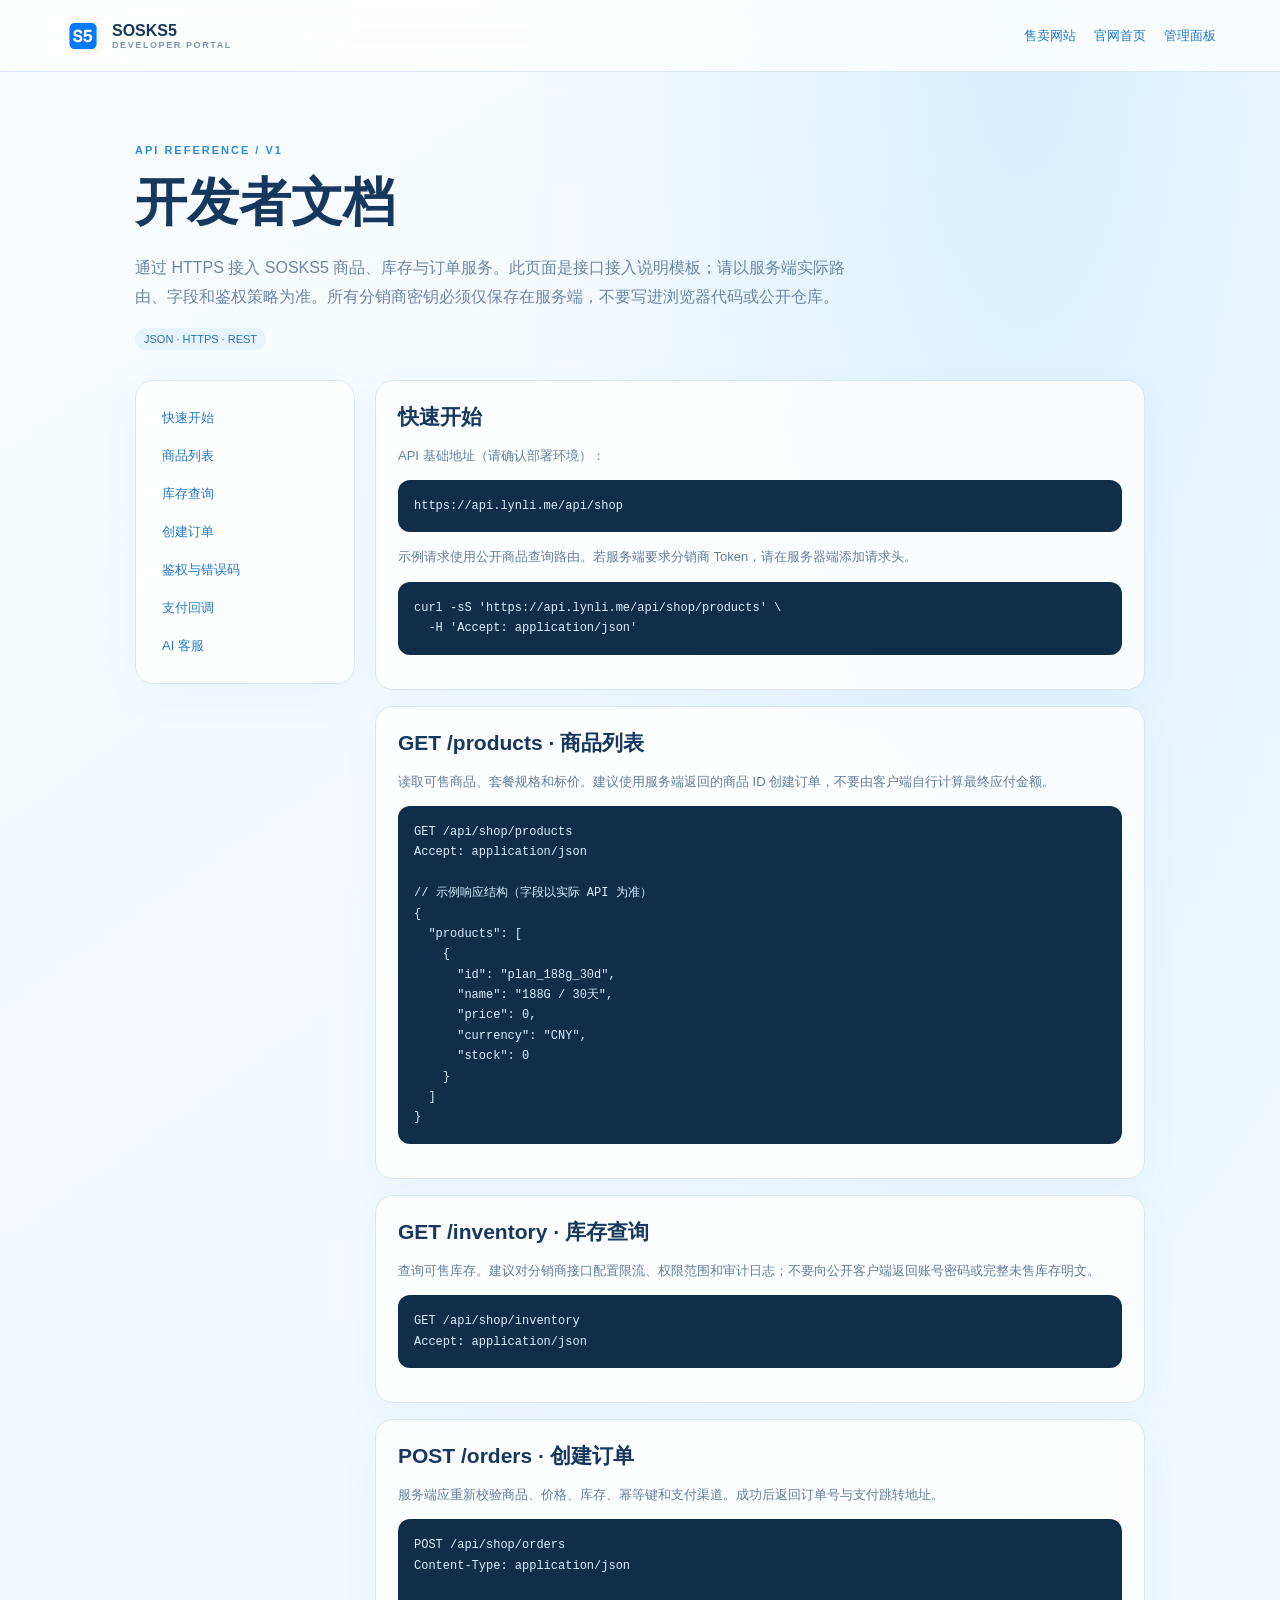
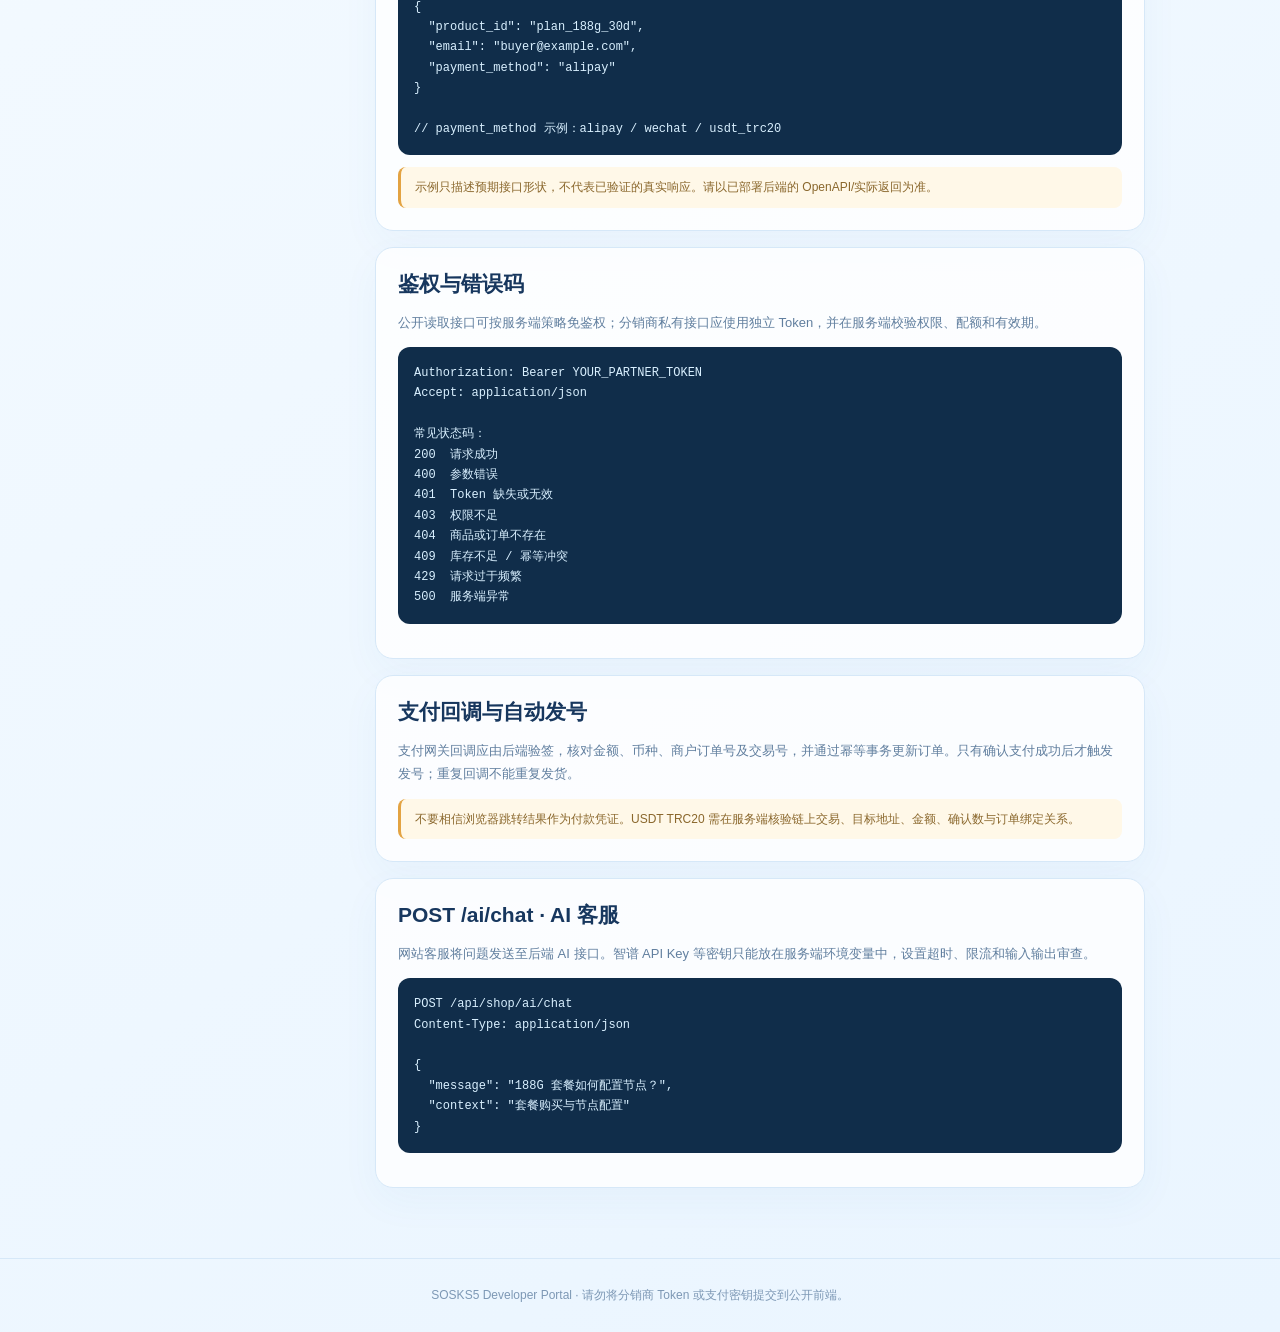
<file: docs/index.html>
<!doctype html><html lang="zh-CN"><head><meta charset="utf-8"><meta name="viewport" content="width=device-width,initial-scale=1"><meta name="theme-color" content="#edf6ff"><link rel="icon" type="image/png" href="../logo.png"><link rel="apple-touch-icon" href="../logo.png"><meta property="og:title" content="SOSKS5 开发者文档"><meta property="og:image" content="../logo.png"><title>SOSKS5 · 开发者文档</title><style>
:root{--ink:#17375e;--muted:#6b87a7;--blue:#287bd5;--line:#d6e8f8}*{box-sizing:border-box}body{margin:0;background:radial-gradient(ellipse at 80% 0,#d8efff,transparent 35%),linear-gradient(145deg,#f8fcff,#eaf5ff);font-family:Inter,-apple-system,BlinkMacSystemFont,"Segoe UI","PingFang SC",sans-serif;color:var(--ink)}header{height:72px;display:flex;align-items:center;justify-content:space-between;padding:0 clamp(16px,5vw,70px);background:#ffffffc9;border-bottom:1px solid var(--line);position:sticky;top:0;backdrop-filter:blur(18px)}.brand{display:flex;align-items:center;gap:10px;font-weight:900}.brand img{width:38px;height:38px;object-fit:contain}.brand small{display:block;color:#7a96b5;font-size:9px;letter-spacing:1.6px}a{color:#2679c8;text-decoration:none}header nav{display:flex;gap:18px;font-size:13px}.wrap{max-width:1050px;margin:auto;padding:42px 20px 70px}.hero{padding:30px 0}.eyebrow{font-size:11px;font-weight:800;letter-spacing:2px;color:#2d8bd7}.hero h1{font-size:clamp(32px,5vw,52px);margin:12px 0}.hero p{color:var(--muted);line-height:1.8;max-width:720px}.layout{display:grid;grid-template-columns:220px minmax(0,1fr);gap:20px}.side,.card{border:1px solid var(--line);background:#ffffffcf;border-radius:18px;box-shadow:0 14px 40px #3679ae0b}.side{padding:18px;height:max-content;position:sticky;top:90px}.side a{display:block;padding:10px 8px;border-radius:9px;font-size:13px}.side a:hover{background:#eaf5ff}.content{display:grid;gap:16px}.card{padding:22px;min-width:0}.card h2{margin:0 0 12px;font-size:21px}.card p,.card li{color:#617f9f;font-size:13px;line-height:1.8}pre{overflow:auto;background:#102d4a;color:#d9f0ff;border-radius:12px;padding:16px;font-size:12px;line-height:1.7}code{font-family:ui-monospace,monospace}.pill{display:inline-block;background:#e5f4ff;color:#2875b9;border-radius:99px;padding:5px 9px;font-size:11px}.warning{border-left:3px solid #e3a342;padding:10px 14px;background:#fff8e8;color:#8a672c;font-size:12px;line-height:1.7;border-radius:8px}footer{text-align:center;padding:28px;color:#7d98b5;font-size:12px;border-top:1px solid var(--line)}@media(max-width:720px){.layout{grid-template-columns:1fr}.side{position:static;display:flex;gap:5px;overflow:auto}.side a{white-space:nowrap}.wrap{padding-top:25px}header nav a:nth-child(2){display:none}}
</style></head><body><header><div class="brand"><img src="../logo.png" alt="SOSKS5"><div>SOSKS5<small>DEVELOPER PORTAL</small></div></div><nav><a href="../shop/">售卖网站</a><a href="../">官网首页</a><a href="../admin.html">管理面板</a></nav></header><main class="wrap"><section class="hero"><div class="eyebrow">API REFERENCE / V1</div><h1>开发者文档</h1><p>通过 HTTPS 接入 SOSKS5 商品、库存与订单服务。此页面是接口接入说明模板；请以服务端实际路由、字段和鉴权策略为准。所有分销商密钥必须仅保存在服务端，不要写进浏览器代码或公开仓库。</p><span class="pill">JSON · HTTPS · REST</span></section><div class="layout"><nav class="side"><a href="#overview">快速开始</a><a href="#products">商品列表</a><a href="#inventory">库存查询</a><a href="#orders">创建订单</a><a href="#auth">鉴权与错误码</a><a href="#webhooks">支付回调</a><a href="#support">AI 客服</a></nav><div class="content"><section class="card" id="overview"><h2>快速开始</h2><p>API 基础地址（请确认部署环境）：</p><pre><code>https://api.lynli.me/api/shop</code></pre><p>示例请求使用公开商品查询路由。若服务端要求分销商 Token，请在服务器端添加请求头。</p><pre><code>curl -sS 'https://api.lynli.me/api/shop/products' \
  -H 'Accept: application/json'</code></pre></section><section class="card" id="products"><h2>GET /products · 商品列表</h2><p>读取可售商品、套餐规格和标价。建议使用服务端返回的商品 ID 创建订单，不要由客户端自行计算最终应付金额。</p><pre><code>GET /api/shop/products
Accept: application/json

// 示例响应结构（字段以实际 API 为准）
{
  "products": [
    {
      "id": "plan_188g_30d",
      "name": "188G / 30天",
      "price": 0,
      "currency": "CNY",
      "stock": 0
    }
  ]
}</code></pre></section><section class="card" id="inventory"><h2>GET /inventory · 库存查询</h2><p>查询可售库存。建议对分销商接口配置限流、权限范围和审计日志；不要向公开客户端返回账号密码或完整未售库存明文。</p><pre><code>GET /api/shop/inventory
Accept: application/json</code></pre></section><section class="card" id="orders"><h2>POST /orders · 创建订单</h2><p>服务端应重新校验商品、价格、库存、幂等键和支付渠道。成功后返回订单号与支付跳转地址。</p><pre><code>POST /api/shop/orders
Content-Type: application/json

{
  "product_id": "plan_188g_30d",
  "email": "buyer@example.com",
  "payment_method": "alipay"
}

// payment_method 示例：alipay / wechat / usdt_trc20</code></pre><div class="warning">示例只描述预期接口形状，不代表已验证的真实响应。请以已部署后端的 OpenAPI/实际返回为准。</div></section><section class="card" id="auth"><h2>鉴权与错误码</h2><p>公开读取接口可按服务端策略免鉴权；分销商私有接口应使用独立 Token，并在服务端校验权限、配额和有效期。</p><pre><code>Authorization: Bearer YOUR_PARTNER_TOKEN
Accept: application/json

常见状态码：
200  请求成功
400  参数错误
401  Token 缺失或无效
403  权限不足
404  商品或订单不存在
409  库存不足 / 幂等冲突
429  请求过于频繁
500  服务端异常</code></pre></section><section class="card" id="webhooks"><h2>支付回调与自动发号</h2><p>支付网关回调应由后端验签，核对金额、币种、商户订单号及交易号，并通过幂等事务更新订单。只有确认支付成功后才触发发号；重复回调不能重复发货。</p><div class="warning">不要相信浏览器跳转结果作为付款凭证。USDT TRC20 需在服务端核验链上交易、目标地址、金额、确认数与订单绑定关系。</div></section><section class="card" id="support"><h2>POST /ai/chat · AI 客服</h2><p>网站客服将问题发送至后端 AI 接口。智谱 API Key 等密钥只能放在服务端环境变量中，设置超时、限流和输入输出审查。</p><pre><code>POST /api/shop/ai/chat
Content-Type: application/json

{
  "message": "188G 套餐如何配置节点？",
  "context": "套餐购买与节点配置"
}</code></pre></section></div></div></main><footer>SOSKS5 Developer Portal · 请勿将分销商 Token 或支付密钥提交到公开前端。</footer></body></html>
</file>
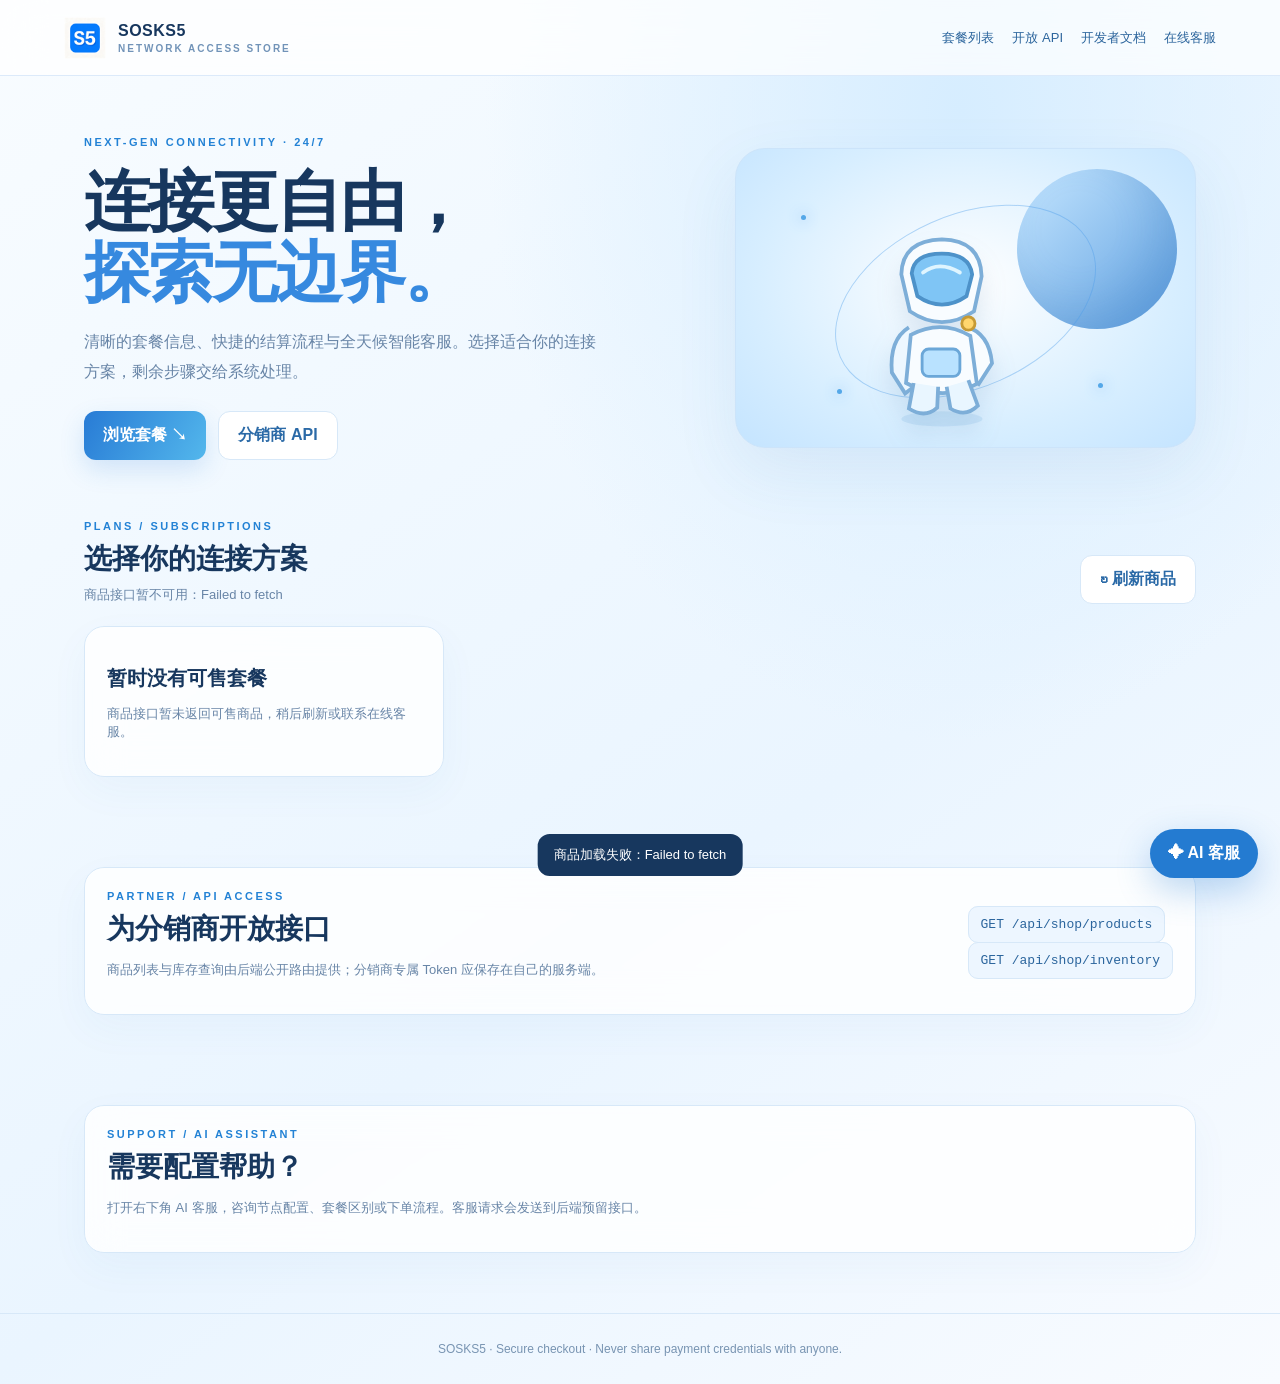
<file: shop/index.html>
<!doctype html>
<html lang="zh-CN"><head><meta charset="utf-8"><meta name="viewport" content="width=device-width,initial-scale=1"><meta name="theme-color" content="#edf6ff"><link rel="icon" type="image/png" href="../logo.png"><link rel="apple-touch-icon" href="../logo.png"><meta property="og:title" content="SOSKS5 · 科幻网络套餐"><meta property="og:description" content="套餐购买、开发者 API 与 AI 在线客服"><meta property="og:image" content="../logo.png"><title>SOSKS5 Shop · 科幻网络套餐</title>
<style>
:root{--ink:#17375e;--muted:#6885a7;--blue:#287bd5;--line:#d7e8f8;--glass:rgba(255,255,255,.82)}*{box-sizing:border-box}body{margin:0;color:var(--ink);font-family:Inter,-apple-system,BlinkMacSystemFont,"Segoe UI","PingFang SC",sans-serif;background:radial-gradient(ellipse at 75% 8%,#d6edff 0,transparent 35%),linear-gradient(145deg,#f8fcff,#eaf5ff 60%,#f8fbff);min-height:100vh}button,input{font:inherit}button{cursor:pointer}.nav{height:76px;display:flex;align-items:center;justify-content:space-between;padding:0 clamp(18px,5vw,72px);border-bottom:1px solid #dceafa;background:#ffffffb8;backdrop-filter:blur(20px);position:sticky;top:0;z-index:5}.brand{display:flex;align-items:center;gap:12px;font-weight:900;letter-spacing:.5px}.brand img{width:42px;height:42px;object-fit:contain}.brand small{display:block;font-size:10px;letter-spacing:2px;color:#7193b8;margin-top:3px}.nav a{color:#2c659d;text-decoration:none;font-size:13px;margin-left:18px}.hero{max-width:1160px;margin:auto;padding:60px 24px 30px;display:grid;grid-template-columns:1.15fr .85fr;gap:28px;align-items:center;min-height:390px}.eyebrow{font-size:11px;font-weight:800;letter-spacing:2.5px;color:#2382d5}.hero h1{font-size:clamp(38px,5.5vw,66px);line-height:1.08;letter-spacing:-2px;margin:18px 0}.hero h1 span{color:#3689df}.hero p{color:var(--muted);line-height:1.9;max-width:520px}.hero-actions{display:flex;gap:12px;flex-wrap:wrap;margin-top:24px}.btn{border:0;border-radius:12px;padding:13px 19px;background:linear-gradient(120deg,#287bd5,#53b7ec);color:white;font-weight:750;box-shadow:0 10px 24px #287bd52b}.btn.secondary{background:#fff;color:#2b6aa7;border:1px solid var(--line);box-shadow:none}.scene{height:300px;position:relative;overflow:hidden;border:1px solid #cce4fa;border-radius:30px;background:radial-gradient(ellipse at 50% 45%,#fff,#d7eeff 64%,#c4e4ff);box-shadow:0 24px 65px #3579ae17}.planet{position:absolute;width:160px;height:160px;right:18px;top:20px;border-radius:50%;background:linear-gradient(135deg,#c5e6ff,#5e9fe0);box-shadow:inset -18px -20px 40px #2a6aaf30}.orbit{position:absolute;left:20%;top:22%;width:60%;height:58%;border:1px solid #4c9ce966;border-radius:50%;transform:rotate(-24deg)}.astronaut{position:absolute;width:170px;height:210px;left:26%;top:26%;animation:float 5s ease-in-out infinite;filter:drop-shadow(0 16px 12px #316b9b22)}@keyframes float{0%,100%{transform:translateY(0) rotate(-4deg)}50%{transform:translateY(-14px) rotate(4deg)}}.spark{position:absolute;width:5px;height:5px;border-radius:50%;background:#55a8e8;box-shadow:0 0 14px #55a8e8}.spark.a{left:14%;top:22%}.spark.b{right:20%;bottom:20%}.spark.c{left:22%;bottom:18%}.section{max-width:1160px;margin:0 auto;padding:30px 24px 60px}.section-head{display:flex;align-items:end;justify-content:space-between;gap:18px;margin-bottom:22px}.section h2{font-size:28px;margin:8px 0}.muted{color:var(--muted);font-size:13px}.grid{display:grid;grid-template-columns:repeat(3,minmax(0,1fr));gap:16px}.card{background:var(--glass);border:1px solid var(--line);border-radius:20px;padding:22px;box-shadow:0 14px 40px #3679ae0b;backdrop-filter:blur(18px)}.plan-tag{font-size:11px;color:#2675ba;background:#e7f4ff;border-radius:99px;padding:6px 10px;display:inline-block}.card h3{font-size:20px;margin:16px 0 6px}.price{font-size:34px;font-weight:900;letter-spacing:-1px;margin:18px 0 4px}.price small{font-size:12px;color:var(--muted);font-weight:500;letter-spacing:0}.features{list-style:none;padding:0;margin:20px 0;color:#587a9e;font-size:13px;line-height:2}.features li:before{content:"✓";color:#1e9b84;font-weight:900;margin-right:8px}.card .btn{width:100%}.api-note{display:flex;justify-content:space-between;gap:20px;align-items:center;flex-wrap:wrap}.api-note code{background:#edf6ff;border:1px solid var(--line);padding:10px 12px;border-radius:10px;color:#2b659d;overflow-wrap:anywhere}.footer{padding:28px 24px;text-align:center;border-top:1px solid var(--line);color:#7894b2;font-size:12px}.chat-launch{position:fixed;right:22px;bottom:22px;z-index:10;border:0;border-radius:99px;background:#247bd1;color:#fff;padding:14px 18px;font-weight:800;box-shadow:0 12px 35px #247bd14d}.chat{position:fixed;right:22px;bottom:82px;width:min(360px,calc(100vw - 32px));height:440px;background:#fff;border:1px solid var(--line);border-radius:20px;box-shadow:0 25px 70px #17375e2b;z-index:10;display:none;flex-direction:column;overflow:hidden}.chat.open{display:flex}.chat-head{padding:15px;background:linear-gradient(110deg,#e7f4ff,#fff);display:flex;justify-content:space-between;font-weight:800}.chat-body{padding:14px;overflow:auto;flex:1;display:flex;flex-direction:column;gap:10px}.bubble{max-width:90%;padding:10px 12px;border-radius:12px;background:#eef6ff;font-size:13px;line-height:1.6;white-space:pre-wrap;overflow-wrap:anywhere}.bubble.user{align-self:flex-end;background:#287bd5;color:#fff}.chat-form{display:flex;gap:7px;padding:10px;border-top:1px solid var(--line)}.chat-form input{min-width:0;flex:1;border:1px solid var(--line);border-radius:10px;padding:10px}.chat-form button{border:0;border-radius:10px;background:#287bd5;color:#fff;padding:0 13px}.modal{position:fixed;inset:0;background:#15375e66;z-index:20;display:none;align-items:center;justify-content:center;padding:18px}.modal.open{display:flex}.checkout{width:min(500px,100%);background:#fff;border:1px solid var(--line);border-radius:22px;padding:24px;box-shadow:0 25px 80px #17375e44}.checkout h2{margin-top:0}.field{display:grid;gap:7px;margin:14px 0;color:#587a9e;font-size:13px}.field input{padding:12px;border:1px solid var(--line);border-radius:10px}.pay-options{display:grid;grid-template-columns:repeat(3,1fr);gap:8px}.pay-options label{border:1px solid var(--line);border-radius:10px;padding:11px 5px;text-align:center;font-size:12px}.pay-options input{margin-right:4px}.notice{font-size:12px;color:#7089a6;line-height:1.6}.toast{position:fixed;left:50%;bottom:24px;transform:translateX(-50%);background:#17375e;color:#fff;padding:12px 16px;border-radius:12px;z-index:30;display:none;max-width:90vw;font-size:13px}.toast.show{display:block}@media(max-width:780px){.hero{grid-template-columns:1fr;padding-top:38px}.scene{height:250px}.grid{grid-template-columns:1fr}.section-head{align-items:start;flex-direction:column}.nav{height:66px}.hero h1{letter-spacing:-1px}.astronaut{left:22%}}
</style></head><body>
<header class="nav"><div class="brand"><img src="../logo.png" alt="SOSKS5 图标"><div>SOSKS5<small>NETWORK ACCESS STORE</small></div></div><div><a href="#plans">套餐列表</a><a href="#api">开放 API</a><a href="../docs/">开发者文档</a><a href="#help">在线客服</a></div></header>
<main><section class="hero"><div><div class="eyebrow">NEXT-GEN CONNECTIVITY · 24/7</div><h1>连接更自由，<br><span>探索无边界。</span></h1><p>清晰的套餐信息、快捷的结算流程与全天候智能客服。选择适合你的连接方案，剩余步骤交给系统处理。</p><div class="hero-actions"><button class="btn" onclick="document.querySelector('#plans').scrollIntoView({behavior:'smooth'})">浏览套餐 ↘</button><button class="btn secondary" onclick="document.querySelector('#api').scrollIntoView({behavior:'smooth'})">分销商 API</button></div></div><div class="scene" aria-label="漂浮宇航员插画"><div class="planet"></div><div class="orbit"></div><div class="spark a"></div><div class="spark b"></div><div class="spark c"></div><svg class="astronaut" viewBox="0 0 180 220" xmlns="http://www.w3.org/2000/svg"><ellipse cx="91" cy="202" rx="43" ry="8" fill="#6ba7d8" opacity=".18"/><path d="M56 105 Q35 118 38 153 L52 175 L70 161 L66 132" fill="#edf7ff" stroke="#7daed8" stroke-width="4"/><path d="M116 104 Q141 111 144 143 L130 165 L114 151 L112 127" fill="#f8fcff" stroke="#7daed8" stroke-width="4"/><path d="M58 113 Q90 96 121 114 L128 165 Q91 185 53 164Z" fill="#f8fcff" stroke="#7daed8" stroke-width="4"/><rect x="70" y="128" width="40" height="29" rx="7" fill="#b9e2ff" stroke="#6ba7d8" stroke-width="3"/><path d="M61 164 L56 191 Q73 202 86 190 L87 168 M96 168 L100 191 Q116 201 129 188 L119 161" fill="#e9f6ff" stroke="#7daed8" stroke-width="4"/><path d="M48 49 Q49 13 91 12 Q132 13 133 51 L125 88 Q91 111 57 88Z" fill="#f8fcff" stroke="#7daed8" stroke-width="4"/><path d="M59 48 Q61 27 91 27 Q120 27 123 49 L117 72 Q91 90 65 72Z" fill="#7fc5f5" stroke="#4d92c9" stroke-width="4"/><path d="M71 47 Q88 34 110 47" fill="none" stroke="#dff5ff" stroke-width="4" stroke-linecap="round"/><circle cx="119" cy="101" r="7" fill="#ffd66e" stroke="#c69a35" stroke-width="3"/></svg></div></section>
<section class="section" id="plans"><div class="section-head"><div><div class="eyebrow">PLANS / SUBSCRIPTIONS</div><h2>选择你的连接方案</h2><div class="muted" id="catalogStatus">正在连接商品接口…</div></div><button class="btn secondary" id="reloadPlans">↻ 刷新商品</button></div><div class="grid" id="planGrid"><article class="card"><span class="plan-tag">LOADING</span><h3>正在加载套餐</h3><p class="muted">稍候片刻</p></article></div></section>
<section class="section" id="api"><div class="card api-note"><div><div class="eyebrow">PARTNER / API ACCESS</div><h2>为分销商开放接口</h2><p class="muted">商品列表与库存查询由后端公开路由提供；分销商专属 Token 应保存在自己的服务端。</p></div><div><code>GET /api/shop/products</code><br><br><code>GET /api/shop/inventory</code></div></div></section>
<section class="section" id="help"><div class="card"><div class="eyebrow">SUPPORT / AI ASSISTANT</div><h2>需要配置帮助？</h2><p class="muted">打开右下角 AI 客服，咨询节点配置、套餐区别或下单流程。客服请求会发送到后端预留接口。</p></div></section></main>
<footer class="footer">SOSKS5 · Secure checkout · Never share payment credentials with anyone.</footer>
<button class="chat-launch" id="chatLaunch">✦ AI 客服</button><section class="chat" id="chatPanel" aria-label="AI 客服"><div class="chat-head"><span>✦ SOSKS5 智能客服</span><button id="chatClose" style="border:0;background:transparent;color:#17375e">×</button></div><div class="chat-body" id="chatBody"><div class="bubble">你好！我可以帮助你了解套餐、节点配置和购买流程。</div></div><form class="chat-form" id="chatForm"><input id="chatInput" placeholder="输入你的问题…" maxlength="1000" required><button>发送</button></form></section>
<div class="modal" id="checkoutModal"><div class="checkout"><div style="display:flex;justify-content:space-between;gap:12px"><h2>确认订单</h2><button id="checkoutClose" style="border:0;background:transparent;font-size:22px">×</button></div><p id="checkoutProduct" class="muted">请选择套餐</p><form id="checkoutForm"><label class="field">邮箱 / 接收账号<input id="buyerEmail" type="email" required placeholder="name@example.com"></label><div class="field">选择支付方式<div class="pay-options"><label><input type="radio" name="payment" value="alipay" checked>支付宝</label><label><input type="radio" name="payment" value="wechat">微信支付</label><label><input type="radio" name="payment" value="usdt_trc20">USDT</label></div></div><p class="notice">提交后将由服务端创建订单并返回支付信息。请以网关页面和服务端订单状态为准；本页面不会直接确认付款或发放库存。</p><button class="btn" style="width:100%" type="submit" id="placeOrder">创建订单并支付</button></form></div></div><div class="toast" id="toast" role="status"></div>
<script>
(function(){
'use strict';
const API_BASE=window.SHOP_API_BASE||'https://api.lynli.me/api/shop';
const $=s=>document.querySelector(s);let products=[],selected=null,toastTimer=null;
function toast(msg){const el=$('#toast');el.textContent=msg;el.classList.add('show');clearTimeout(toastTimer);toastTimer=setTimeout(()=>el.classList.remove('show'),3600)}
function esc(v){return String(v??'').replace(/[&<>"']/g,c=>({'&':'&amp;','<':'&lt;','>':'&gt;','"':'&quot;',"'":'&#39;'}[c]))}
async function api(path,options){const res=await fetch(API_BASE+path,{...(options||{}),headers:{Accept:'application/json',...(options&&options.headers||{})}});let data={};try{data=await res.json()}catch(_){}if(!res.ok)throw new Error(data.message||data.error||('请求失败 HTTP '+res.status));return data}
function unwrap(data,keys){if(Array.isArray(data))return data;for(const k of keys){if(Array.isArray(data&&data[k]))return data[k];if(data&&data.data&&Array.isArray(data.data[k]))return data.data[k]}return []}
function renderPlans(){const grid=$('#planGrid');if(!products.length){grid.innerHTML='<article class="card"><h3>暂时没有可售套餐</h3><p class="muted">商品接口暂未返回可售商品，稍后刷新或联系在线客服。</p></article>';return}grid.innerHTML=products.map((p,i)=>{const id=p.id??p.product_id??p.sku??i;const name=p.name??p.title??p.product_name??'网络套餐';const price=Number(p.price??p.amount??p.sale_price);const duration=p.duration??p.days??p.valid_days??'—';const traffic=p.traffic??p.quota??p.data_limit??p.specification??'套餐详情请咨询客服';const stock=p.stock??p.available_count??p.inventory_count;return '<article class="card"><span class="plan-tag">'+esc(p.tag||'INSTANT ACCESS')+'</span><h3>'+esc(name)+'</h3><div class="muted">'+esc(traffic)+'</div><div class="price">'+(Number.isFinite(price)?esc(price.toFixed(2)):'询价')+' <small>'+(p.currency?esc(p.currency):'CNY')+'</small></div><ul class="features"><li>有效期：'+esc(duration)+(typeof duration==='number'?' 天':'')+'</li><li>库存：'+(stock==null?'实时查询':esc(stock))+'</li><li>订单状态可在线查询</li></ul><button class="btn" data-buy="'+esc(id)+'">立即购买</button></article>'}).join('')}
async function loadProducts(){const status=$('#catalogStatus');status.textContent='正在连接商品接口…';try{const data=await api('/products');products=unwrap(data,['products','items','results']);renderPlans();status.textContent='已连接商品 API · '+products.length+' 个套餐'}catch(e){products=[];renderPlans();status.textContent='商品接口暂不可用：'+e.message;toast('商品加载失败：'+e.message)}}
function openCheckout(id){selected=products.find((p,i)=>String(p.id??p.product_id??p.sku??i)===String(id));if(!selected){toast('没有找到这个套餐，请刷新商品列表');return}const price=selected.price??selected.amount??selected.sale_price;$('#checkoutProduct').textContent=(selected.name??selected.title??selected.product_name??'网络套餐')+' · '+(price==null?'价格待确认':price+' '+(selected.currency||'CNY'));$('#checkoutModal').classList.add('open')}
async function placeOrder(e){e.preventDefault();if(!selected){toast('请先选择套餐');return}const email=$('#buyerEmail').value.trim(),payment=document.querySelector('input[name="payment"]:checked').value,btn=$('#placeOrder');btn.disabled=true;btn.textContent='正在创建订单…';try{const data=await api('/orders',{method:'POST',headers:{'Content-Type':'application/json'},body:JSON.stringify({product_id:selected.id??selected.product_id??selected.sku,email,payment_method:payment})});const order=data.order||data.data||data;const payUrl=order.payment_url||order.pay_url||order.checkout_url;if(payUrl){toast('订单已创建，正在跳转支付网关');window.location.href=payUrl;return}if(order.payment_qr||order.qr_code||order.payment_address){$('#checkoutProduct').textContent='订单 '+(order.order_id||order.id||'已创建')+'。支付信息已由服务端返回，请按页面指引完成支付。';toast('订单创建成功，请查看支付信息或订单详情');}else{toast('订单已提交。订单号：'+(order.order_id||order.id||'待服务端确认'))}}catch(err){toast('下单失败：'+err.message)}finally{btn.disabled=false;btn.textContent='创建订单并支付'}}
function addBubble(text,isUser){const b=document.createElement('div');b.className='bubble'+(isUser?' user':'');b.textContent=text;$('#chatBody').appendChild(b);$('#chatBody').scrollTop=$('#chatBody').scrollHeight}
async function sendChat(e){e.preventDefault();const input=$('#chatInput'),message=input.value.trim();if(!message)return;input.value='';addBubble(message,true);const btn=$('#chatForm button');btn.disabled=true;try{const data=await api('/ai/chat',{method:'POST',headers:{'Content-Type':'application/json'},body:JSON.stringify({message,context:'回答套餐购买、节点配置、连接故障排查问题；不索取密码、验证码或支付私钥。'})});addBubble(data.reply||data.answer||data.message||'客服接口已收到问题，但没有返回可显示的答复。',false)}catch(err){addBubble('暂时无法连接智能客服：'+err.message+'。你可以稍后重试。',false)}finally{btn.disabled=false}}
$('#planGrid').addEventListener('click',e=>{const b=e.target.closest('[data-buy]');if(b)openCheckout(b.dataset.buy)});$('#reloadPlans').addEventListener('click',loadProducts);$('#checkoutClose').addEventListener('click',()=>$('#checkoutModal').classList.remove('open'));$('#checkoutModal').addEventListener('click',e=>{if(e.target===$('#checkoutModal'))$('#checkoutModal').classList.remove('open')});$('#checkoutForm').addEventListener('submit',placeOrder);$('#chatLaunch').addEventListener('click',()=>$('#chatPanel').classList.toggle('open'));$('#chatClose').addEventListener('click',()=>$('#chatPanel').classList.remove('open'));$('#chatForm').addEventListener('submit',sendChat);loadProducts();
})();
</script></body></html>
</file>
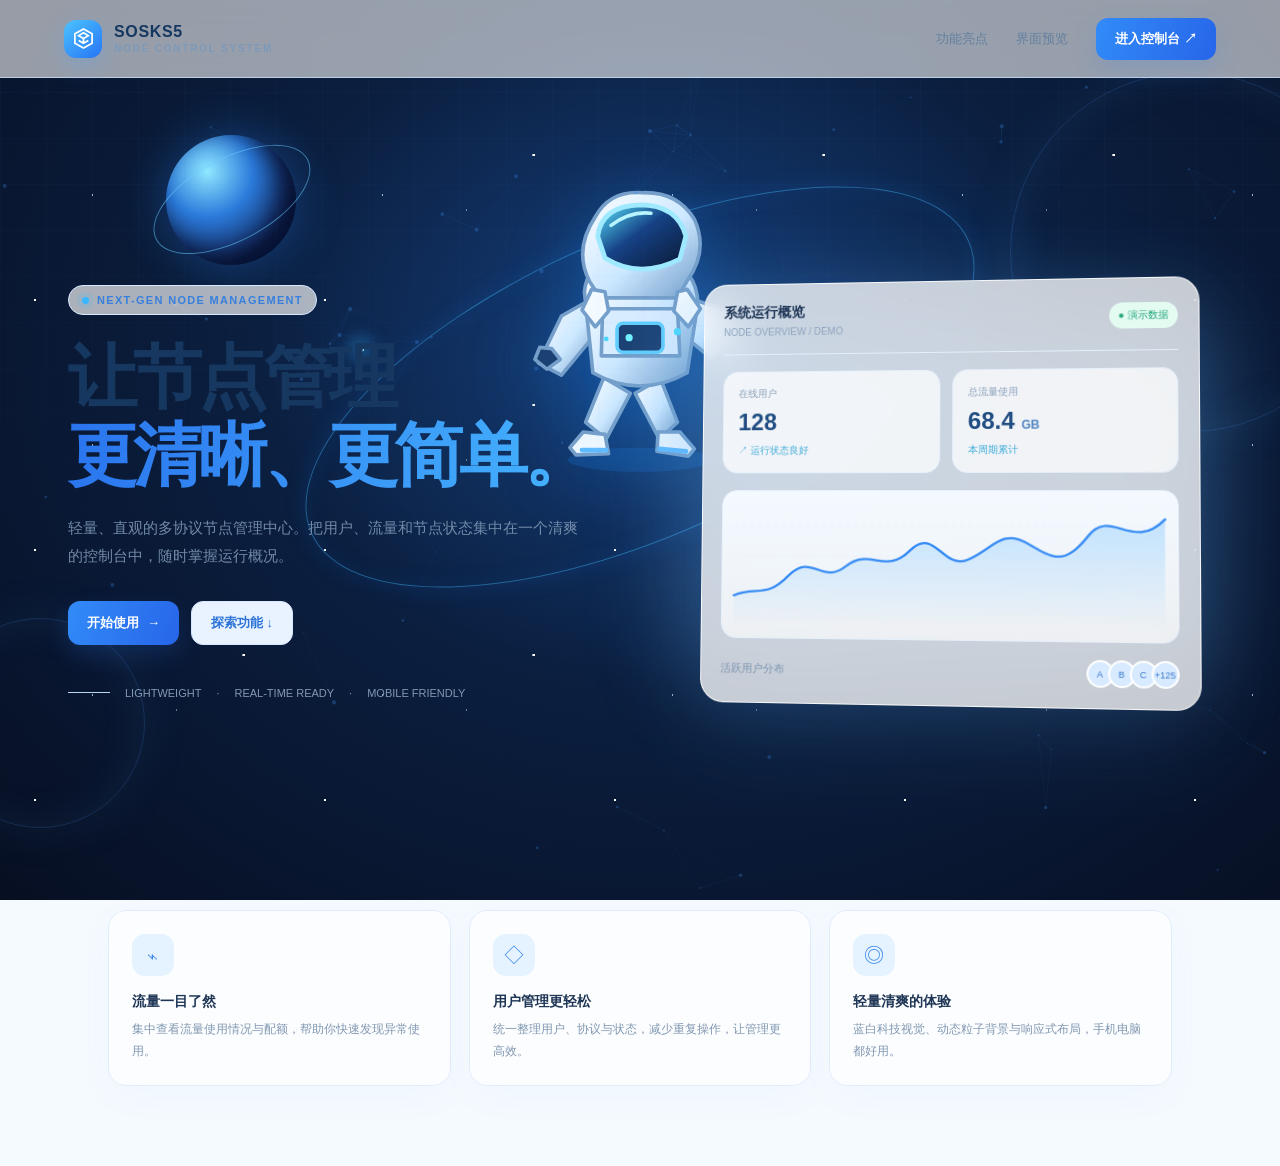
<file: static/index.html>
<!doctype html>
<html lang="zh-CN">
<head>
<meta charset="utf-8">
<meta name="viewport" content="width=device-width, initial-scale=1, viewport-fit=cover">
<meta name="theme-color" content="#071b3d"><meta name="description" content="SOSKS5 海外服务与机器人管理控制台"><link rel="icon" type="image/svg+xml" href="data:image/svg+xml,%3Csvg xmlns=%27http://www.w3.org/2000/svg%27 viewBox=%270 0 64 64%27%3E%3Crect width=%2764%27 height=%2764%27 rx=%2716%27 fill=%27%230b2b5a%27/%3E%3Cpath d=%27M13 21h38v6H13zm0 16h38v6H13z%27 fill=%27%235de1ff%27/%3E%3Ctext x=%2732%27 y=%2734%27 font-size=%2717%27 text-anchor=%27middle%27 font-family=%27Arial%27 font-weight=%27bold%27 fill=%27white%27%3ES5%3C/text%3E%3C/svg%3E">
<title>SOSKS5 · 管理控制台</title>
<style>
:root{--blue:#2678f3;--blue2:#59b8ff;--navy:#10284d;--ink:#1e3555;--muted:#7890ad;--line:#dce9f8;--glass:rgba(255,255,255,.78);--shadow:0 24px 70px rgba(42,103,181,.13)}
*{box-sizing:border-box}html,body{margin:0;min-height:100%;font-family:Inter,-apple-system,BlinkMacSystemFont,"Segoe UI","PingFang SC","Microsoft YaHei",sans-serif;color:var(--ink);background:#f5faff}button,input{font:inherit}button{cursor:pointer}.ambient{position:fixed;inset:0;z-index:0;overflow:hidden;pointer-events:none;background:radial-gradient(ellipse at 18% 12%,rgba(101,185,255,.22),transparent 36%),radial-gradient(ellipse at 84% 72%,rgba(71,140,255,.13),transparent 38%),linear-gradient(135deg,#f9fcff,#edf6ff 55%,#fafdff)}.ambient:before{content:"";position:absolute;inset:-40%;background:repeating-linear-gradient(115deg,transparent 0 64px,rgba(72,150,235,.055) 65px 66px,transparent 67px 130px);animation:drift 32s linear infinite}.ambient:after{content:"";position:absolute;inset:0;background-image:linear-gradient(rgba(80,145,220,.055) 1px,transparent 1px),linear-gradient(90deg,rgba(80,145,220,.055) 1px,transparent 1px);background-size:46px 46px;mask-image:linear-gradient(to bottom,rgba(0,0,0,.8),transparent 90%)}#particles{position:absolute;inset:0;width:100%;height:100%;opacity:.7}.orb{position:absolute;border:1px solid rgba(76,159,255,.2);border-radius:50%;box-shadow:inset 0 0 45px rgba(98,178,255,.08),0 0 55px rgba(98,178,255,.07);animation:float 10s ease-in-out infinite}.orb.one{width:360px;height:360px;right:-90px;top:8%}.orb.two{width:210px;height:210px;left:-65px;bottom:8%;animation-delay:-4s}.app{position:relative;z-index:1;min-height:100vh}.topbar{height:78px;display:flex;align-items:center;justify-content:space-between;padding:0 clamp(20px,5vw,76px);border-bottom:1px solid rgba(204,225,247,.75);background:rgba(255,255,255,.58);backdrop-filter:blur(16px)}.brand{display:flex;align-items:center;gap:12px;font-weight:800;letter-spacing:.04em;color:#153861}.brandmark{width:38px;height:38px;display:grid;place-items:center;border-radius:12px;color:white;background:linear-gradient(140deg,#4bc3ff,#2674f5);box-shadow:0 8px 22px #5ba8f555}.brandmark svg{width:23px}.brand small{display:block;font-size:10px;color:#7d9abb;font-weight:600;letter-spacing:.18em;margin-top:2px}.nav{display:flex;align-items:center;gap:28px}.nav a{font-size:13px;color:#64809f;text-decoration:none}.nav a:hover{color:var(--blue)}.btn{border:0;border-radius:12px;padding:12px 19px;font-weight:700;font-size:13px;transition:.2s;display:inline-flex;align-items:center;justify-content:center;gap:8px}.btn-primary{color:white;background:linear-gradient(110deg,#328bf8,#2765e9);box-shadow:0 10px 25px #337ff52c}.btn-primary:hover{transform:translateY(-2px);box-shadow:0 14px 28px #337ff545}.btn-soft{color:#2d73d8;background:#e9f3ff;border:1px solid #d6e8ff}.eyebrow{display:inline-flex;align-items:center;gap:8px;border:1px solid #d7e9ff;border-radius:99px;padding:8px 13px;background:#ffffffa8;color:#3980dc;font-size:11px;font-weight:800;letter-spacing:.12em}.pulse{width:7px;height:7px;border-radius:50%;background:#39b7ff;box-shadow:0 0 0 5px #39b7ff22;animation:pulse 2s infinite}.hero{max-width:1200px;margin:auto;min-height:calc(100vh - 78px);padding:72px 28px 66px;display:grid;grid-template-columns:1.03fr .97fr;align-items:center;gap:48px}.hero-copy h1{font-size:clamp(40px,5.4vw,70px);line-height:1.12;letter-spacing:-.055em;margin:24px 0 20px;color:#16375f}.hero-copy h1 span{display:block;background:linear-gradient(100deg,#2a74ee,#48b9ff);-webkit-background-clip:text;background-clip:text;color:transparent}.hero-copy p{max-width:520px;line-height:1.9;color:#718aa8;font-size:15px}.hero-actions{display:flex;gap:12px;flex-wrap:wrap;margin-top:30px}.trust{display:flex;align-items:center;gap:15px;margin-top:42px;color:#8298b2;font-size:11px}.trust-line{height:1px;width:42px;background:#b9d5f2}.preview-wrap{position:relative;padding:16px}.preview-glow{position:absolute;inset:10% 0;border-radius:36px;background:#65b6ff44;filter:blur(45px)}.preview{position:relative;border:1px solid #ffffffd9;border-radius:24px;background:rgba(255,255,255,.76);backdrop-filter:blur(20px);box-shadow:0 30px 90px #4b91d526;padding:20px;transform:perspective(1000px) rotateY(-5deg) rotateX(2deg);animation:previewFloat 7s ease-in-out infinite}.preview-head{display:flex;align-items:center;justify-content:space-between;padding-bottom:17px;border-bottom:1px solid #e3eefb}.preview-title{font-weight:800;font-size:14px}.live{font-size:10px;color:#25a77c;background:#e4fbf2;border-radius:99px;padding:6px 9px}.preview-stats{display:grid;grid-template-columns:repeat(2,1fr);gap:12px;margin:17px 0}.stat{padding:15px;border:1px solid #e5effb;border-radius:15px;background:#ffffffb8}.stat label{display:block;color:#8aa0ba;font-size:10px}.stat strong{display:block;font-size:24px;color:#214d82;margin:8px 0 4px}.stat small{font-size:10px;color:#39a9d8}.chart{height:150px;padding:12px;border-radius:15px;background:linear-gradient(180deg,#f3f9ff,#ffffffa8);border:1px solid #e5effb}.chart svg{width:100%;height:100%;overflow:visible}.preview-users{display:flex;align-items:center;justify-content:space-between;margin-top:17px;font-size:11px;color:#7b93b0}.avatars{display:flex}.avatar{width:27px;height:27px;border-radius:50%;display:grid;place-items:center;border:2px solid white;background:#d8eaff;color:#3678c9;font-size:9px;margin-left:-6px}.features{max-width:1120px;margin:0 auto;padding:10px 28px 80px;display:grid;grid-template-columns:repeat(3,1fr);gap:18px}.feature{border:1px solid #e0edfb;background:#ffffffa6;border-radius:18px;padding:23px;box-shadow:0 10px 35px #568ec20a}.feature-icon{width:42px;height:42px;border-radius:13px;background:#e5f2ff;color:#3986e9;display:grid;place-items:center;font-size:20px}.feature h3{font-size:14px;margin:17px 0 8px}.feature p{font-size:12px;line-height:1.8;color:#8197b1;margin:0}.view{display:none;min-height:100vh}.view.active{display:block}.login-layout{min-height:100vh;display:grid;grid-template-columns:1fr 1fr;align-items:center;gap:5vw;padding:40px clamp(20px,8vw,120px)}.login-message h1{font-size:clamp(34px,4.5vw,58px);line-height:1.15;color:#17395f;letter-spacing:-.04em}.login-message p{color:#7890ad;line-height:1.9;max-width:420px}.login-card{width:min(100%,430px);justify-self:center;border:1px solid #ffffff;background:rgba(255,255,255,.78);backdrop-filter:blur(24px);box-shadow:var(--shadow);border-radius:26px;padding:clamp(24px,4vw,40px)}.login-card h2{margin:0 0 8px;font-size:25px;color:#1d416c}.sub{font-size:12px;color:#8ba0b8;margin:0 0 27px}.field{display:block;margin:16px 0}.field span{display:block;font-size:12px;font-weight:700;color:#4c6d91;margin-bottom:8px}.field input{width:100%;padding:14px 15px;border:1px solid #dce9f8;border-radius:12px;outline:none;background:#fafdff;color:#183b63}.field input:focus{border-color:#6db4ff;box-shadow:0 0 0 4px #6db4ff20}.login-card .btn{width:100%;margin-top:12px;padding:15px}.hint{font-size:11px;color:#8aa0b8;line-height:1.7;margin-top:18px}.backlink{border:0;background:none;color:#5487bf;padding:0;margin-bottom:30px;font-size:12px}.dash{display:grid;grid-template-columns:240px minmax(0,1fr);min-height:100vh}.sidebar{position:relative;z-index:2;padding:25px 16px;border-right:1px solid #deebf9;background:rgba(255,255,255,.73);backdrop-filter:blur(20px);display:flex;flex-direction:column}.sidebrand{padding:0 10px 28px}.side-label{font-size:10px;color:#9aadc4;font-weight:800;letter-spacing:.14em;padding:15px 12px 9px}.side-link{display:flex;align-items:center;gap:12px;width:100%;border:0;background:transparent;color:#7890ac;text-align:left;padding:12px;border-radius:12px;font-size:13px;margin:2px 0}.side-link .ico{width:22px;text-align:center;font-size:16px}.side-link.active,.side-link:hover{color:#2a76e6;background:#eaf4ff}.side-bottom{margin-top:auto;border-top:1px solid #e2edf9;padding-top:15px}.profile{display:flex;gap:10px;align-items:center;padding:12px}.profile-icon{width:34px;height:34px;border-radius:12px;background:linear-gradient(140deg,#bce8ff,#dbe7ff);display:grid;place-items:center;color:#3179d4}.profile strong{font-size:11px;display:block}.profile small{font-size:10px;color:#8ba1ba}.dash-main{min-width:0;padding:0 clamp(16px,3vw,38px) 40px}.dash-top{height:78px;display:flex;align-items:center;justify-content:space-between;border-bottom:1px solid #deebf9}.crumb{font-size:12px;color:#91a5bd}.crumb strong{color:#31557d}.top-actions{display:flex;align-items:center;gap:10px}.icon-btn{width:36px;height:36px;border-radius:11px;border:1px solid #dfebf8;background:#ffffffb5;color:#6487ae}.dash-content{padding-top:30px;max-width:1400px;margin:auto}.page-heading{display:flex;justify-content:space-between;align-items:center;gap:14px;margin-bottom:24px}.page-heading h1{margin:0;color:#193d68;font-size:25px;letter-spacing:-.03em}.page-heading p{margin:7px 0 0;color:#8ba0b9;font-size:12px}.overview-grid{display:grid;grid-template-columns:repeat(4,minmax(0,1fr));gap:14px}.metric{padding:19px;border:1px solid #deebf9;background:#ffffffbd;border-radius:17px;box-shadow:0 8px 30px #4b89c00a;min-width:0}.metric-top{display:flex;align-items:center;justify-content:space-between;color:#7f97b3;font-size:11px}.metric-icon{width:32px;height:32px;display:grid;place-items:center;border-radius:10px;background:#e8f3ff;color:#3886ed;font-size:16px}.metric strong{display:block;font-size:27px;color:#204a7b;margin:16px 0 7px;letter-spacing:-.04em}.metric small{font-size:10px;color:#7e9ab8}.metric small em{font-style:normal;color:#26a57a;font-weight:700}.dash-columns{display:grid;grid-template-columns:minmax(0,1.55fr) minmax(240px,.85fr);gap:16px;margin-top:17px}.panel{border:1px solid #deebf9;background:#ffffffbd;border-radius:18px;min-width:0;overflow:hidden}.panel-head{display:flex;align-items:center;justify-content:space-between;padding:19px 20px;border-bottom:1px solid #e7f0fa}.panel-head h3{margin:0;font-size:13px;color:#2c4f77}.panel-head small{font-size:10px;color:#91a6bf}.chart-large{height:240px;padding:20px}.chart-large svg{width:100%;height:100%}.usage-list{padding:8px 20px 17px}.usage-row{margin:16px 0}.usage-label{display:flex;justify-content:space-between;font-size:11px;color:#607d9e;margin-bottom:9px}.usage-label strong{color:#31577f}.bar{height:7px;background:#edf4fc;border-radius:99px;overflow:hidden}.bar span{display:block;height:100%;border-radius:99px;background:linear-gradient(90deg,#60c7ff,#3478f4)}.table-panel{margin-top:17px}.table-scroll{overflow-x:auto}table{width:100%;border-collapse:collapse;min-width:600px}th,td{text-align:left;padding:15px 20px;border-bottom:1px solid #edf3fa;font-size:11px}th{font-size:10px;letter-spacing:.04em;color:#91a5bd;background:#fbfdff;font-weight:700}td{color:#5c7898}.user-name{display:flex;align-items:center;gap:10px;color:#315477;font-weight:700}.mini-avatar{width:29px;height:29px;border-radius:10px;background:#e0f0ff;display:grid;place-items:center;color:#4288d6}.status{display:inline-flex;align-items:center;gap:6px;padding:6px 9px;border-radius:99px;font-size:10px;background:#e7fbf2;color:#279a72}.status:before{content:"";width:5px;height:5px;background:#29b887;border-radius:50%}.status.warn{background:#fff4df;color:#b88125}.status.warn:before{background:#e7ad42}.table-action{border:0;background:none;color:#3b82e7;font-size:11px}.empty-page{padding:60px 20px;text-align:center;color:#8198b3}.empty-page .bigicon{font-size:32px}.empty-page h2{color:#31577f;font-size:19px}.empty-page p{font-size:12px}.toast{position:fixed;z-index:10;bottom:24px;left:50%;transform:translate(-50%,20px);opacity:0;pointer-events:none;background:#173c67;color:white;border-radius:12px;padding:12px 18px;font-size:12px;box-shadow:0 12px 32px #173c6730;transition:.25s}.toast.show{opacity:1;transform:translate(-50%,0)}.mobile-menu{display:none}
@keyframes drift{to{transform:translate3d(80px,50px,0)}}@keyframes float{0%,100%{transform:translateY(0)}50%{transform:translateY(-18px)}}@keyframes pulse{50%{box-shadow:0 0 0 8px #39b7ff08}}@keyframes previewFloat{0%,100%{transform:perspective(1000px) rotateY(-5deg) rotateX(2deg) translateY(0)}50%{transform:perspective(1000px) rotateY(-3deg) rotateX(1deg) translateY(-9px)}}
@media(max-width:900px){.hero{grid-template-columns:1fr;gap:28px;padding-top:54px}.hero-copy{max-width:700px}.preview-wrap{max-width:650px;width:100%;margin:auto}.features{grid-template-columns:1fr 1fr}.login-layout{grid-template-columns:1fr;gap:28px;padding-top:50px;padding-bottom:50px}.login-message{text-align:center}.login-message p{margin:auto}.login-card{width:min(100%,480px)}.dash{grid-template-columns:76px minmax(0,1fr)}.sidebar{padding:20px 10px}.sidebrand{padding:0 9px 25px}.sidebrand .brandtext,.side-link .linktext,.side-label,.profile .profile-text{display:none}.side-link{justify-content:center;padding:13px 8px}.side-link .ico{font-size:18px}.profile{justify-content:center;padding:12px 0}.overview-grid{grid-template-columns:repeat(2,minmax(0,1fr))}.dash-columns{grid-template-columns:1fr}.dash-main{padding-left:18px;padding-right:18px}}
@media(max-width:560px){.topbar{height:66px;padding:0 17px}.nav{gap:12px}.nav a{display:none}.hero{min-height:auto;padding:52px 20px 45px}.hero-copy h1{font-size:43px}.hero-copy p{font-size:13px}.preview{padding:13px;transform:none;animation:none}.preview-stats{gap:8px}.stat{padding:12px}.stat strong{font-size:21px}.chart{height:120px}.features{grid-template-columns:1fr;padding:0 20px 50px}.feature{padding:20px}.trust{margin-top:30px}.login-layout{padding:28px 18px}.login-message h1{font-size:36px}.login-message p{font-size:13px}.login-card{padding:25px 21px}.dash{grid-template-columns:1fr}.sidebar{position:sticky;top:0;z-index:5;flex-direction:row;align-items:center;justify-content:space-between;padding:9px 12px;border-right:0;border-bottom:1px solid #deebf9}.sidebrand{padding:0}.sidebrand .brandtext{display:block}.sidebrand .brandtext small{display:none}.sidebrand .brandmark{width:34px;height:34px}.sidebar nav{display:flex;gap:3px}.side-label,.side-bottom{display:none}.side-link{margin:0;padding:9px 10px}.side-link .ico{font-size:16px}.linktext{display:none}.dash-main{padding:0 13px 30px}.dash-top{height:59px}.crumb{font-size:10px}.top-actions .btn{padding:10px 12px;font-size:11px}.dash-content{padding-top:22px}.page-heading h1{font-size:22px}.page-heading p{font-size:10px}.page-heading .btn{padding:10px 12px;font-size:11px}.overview-grid{gap:9px}.metric{padding:13px}.metric-top{font-size:10px}.metric-icon{width:27px;height:27px}.metric strong{font-size:23px;margin:12px 0 5px}.metric small{font-size:9px}.dash-columns{gap:12px}.panel-head{padding:15px}.chart-large{height:185px;padding:12px}.usage-list{padding:5px 15px 14px}.table-panel{margin-top:12px}.table-panel .panel-head{padding:15px}.mobile-menu{display:block}}
@media(prefers-reduced-motion:reduce){*,*:before,*:after{animation:none!important;scroll-behavior:auto!important;transition:none!important}}

/* SOSKS5 animated astronaut identity */
.astronaut-scene{position:absolute;inset:0;overflow:hidden;background:radial-gradient(ellipse at 52% 38%,#123f7d 0%,#071b3d 43%,#030b1e 100%);opacity:.98}
.astronaut-scene:before{content:"";position:absolute;inset:0;background-image:radial-gradient(2px 2px at 12% 20%,#fff 55%,transparent 70%),radial-gradient(1px 1px at 70% 12%,#b9e7ff 55%,transparent 70%),radial-gradient(2px 2px at 84% 62%,#fff 55%,transparent 70%),radial-gradient(1px 1px at 32% 78%,#b9e7ff 55%,transparent 70%),radial-gradient(1px 1px at 61% 84%,#fff 55%,transparent 70%);background-size:290px 250px;animation:starDrift 24s linear infinite}
.space-orbit{position:absolute;left:50%;top:43%;width:min(78vw,720px);height:min(34vw,300px);border:1px solid #3db8ff70;border-radius:50%;transform:translate(-50%,-50%) rotate(-24deg);box-shadow:0 0 24px #168aff20,inset 0 0 24px #168aff15;animation:orbitGlow 6s ease-in-out infinite}
.space-orbit:after{content:"";position:absolute;left:16%;top:-4px;width:8px;height:8px;border-radius:50%;background:#9ceaff;box-shadow:0 0 18px 6px #30aaff90}
.astronaut{position:absolute;width:clamp(150px,25vw,290px);left:50%;top:36%;transform:translate(-50%,-50%);filter:drop-shadow(0 15px 35px #168bff55);animation:astronautFloat 5.8s ease-in-out infinite;transform-origin:50% 50%}
.astronaut svg{width:100%;height:auto;overflow:visible}.space-planet{position:absolute;width:clamp(65px,11vw,130px);height:clamp(65px,11vw,130px);border-radius:50%;left:13%;top:15%;background:radial-gradient(circle at 32% 28%,#8ee8ff,#2879db 35%,#10275e 72%);box-shadow:inset -14px -10px 24px #020c2c,0 0 48px #288dff55;animation:planetFloat 9s ease-in-out infinite}.space-planet:after{content:"";position:absolute;inset:18% -16%;border:1px solid #65caff88;border-radius:50%;transform:rotate(-28deg)}
@keyframes astronautFloat{0%,100%{translate:0 0;rotate:-3deg}50%{translate:0 -16px;rotate:3deg}}@keyframes planetFloat{0%,100%{translate:0 0}50%{translate:8px -10px}}@keyframes starDrift{from{background-position:0 0,0 0,0 0,0 0,0 0}to{background-position:290px 250px,-190px 160px,130px -200px,250px 180px,-170px 90px}}@keyframes orbitGlow{0%,100%{opacity:.55}50%{opacity:1}}
@media(max-width:700px){.astronaut-scene{background:radial-gradient(ellipse at 50% 34%,#123f7d 0%,#071b3d 45%,#030b1e 100%)}.space-orbit{width:118vw;height:52vw;top:34%}.astronaut{width:clamp(170px,58vw,250px);top:32%}.space-planet{left:5%;top:13%;width:68px;height:68px}}
@media(prefers-reduced-motion:reduce){.astronaut,.space-planet,.space-orbit,.astronaut-scene:before{animation:none!important}}
</style>
</head>
<body>
<div class="ambient"><div class="astronaut-scene" aria-hidden="true"><div class="space-planet"></div><div class="space-orbit"></div><div class="astronaut"><svg viewBox="0 0 240 270" xmlns="http://www.w3.org/2000/svg" role="img" aria-label="漂浮的宇航员"><defs><linearGradient id="suit" x1="0" y1="0" x2="1" y2="1"><stop stop-color="#fff"/><stop offset=".55" stop-color="#cce8ff"/><stop offset="1" stop-color="#719cc8"/></linearGradient><linearGradient id="visor" x1="0" y1="0" x2="1" y2="1"><stop stop-color="#57e5ff"/><stop offset=".45" stop-color="#123f83"/><stop offset="1" stop-color="#06132d"/></linearGradient></defs><ellipse cx="120" cy="249" rx="60" ry="10" fill="#168bff" opacity=".18"/><g stroke="#739ec9" stroke-width="3" stroke-linejoin="round"><path d="M83 145 55 179 36 169 55 130 78 117Z" fill="url(#suit)"/><path d="M151 142 179 165 201 149 190 125 163 116Z" fill="url(#suit)"/><path d="M90 181 75 218 92 232 112 194Z" fill="url(#suit)"/><path d="M137 182 151 218 136 232 116 194Z" fill="url(#suit)"/><path d="M73 226 91 228 94 244 67 245 62 239Z" fill="#edf8ff"/><path d="M135 226 153 226 165 240 160 246 134 242Z" fill="#edf8ff"/><path d="M74 110 Q76 87 99 83 L143 85 Q166 91 168 119 L159 177 Q120 199 81 177Z" fill="url(#suit)"/><path d="M89 124 151 124 153 163 88 163Z" fill="#d9edff"/><rect x="101" y="136" width="38" height="24" rx="5" fill="#173d70" stroke="#5fcfff"/><circle cx="111" cy="148" r="3" fill="#6ef2ff" stroke="none"/><path d="M78 101 Q65 75 83 48 Q95 26 122 28 Q151 27 165 50 Q177 76 159 101 L151 115 87 115Z" fill="url(#suit)"/><path d="M85 64 Q88 39 120 38 Q151 38 158 64 L153 83 Q120 100 91 82Z" fill="url(#visor)" stroke="#9feaff" stroke-width="4"/><path d="M96 55 Q112 43 129 45" fill="none" stroke="#b8f5ff" stroke-width="3" stroke-linecap="round"/><path d="M80 108 72 125 83 139 94 126 91 110Z" fill="#f4fbff"/><path d="M159 108 170 124 160 139 148 126 151 110Z" fill="#f4fbff"/><path d="M54 166 43 174 33 166 37 156 47 157Z" fill="#173d70"/><path d="M190 161 200 155 211 161 210 172 198 177Z" fill="#173d70"/><path d="M72 241 92 241M136 240 158 242" stroke="#5ebaff" stroke-width="4" stroke-linecap="round"/></g><g fill="#4ad9ff"><circle cx="151" cy="143" r="3"/><circle cx="92" cy="149" r="2"/></g></svg></div><canvas id="particles"></canvas></div><div class="orb one"></div><div class="orb two"></div></div>
<div class="app">
<section id="landing" class="view active">
<header class="topbar"><div class="brand"><div class="brandmark"><svg viewBox="0 0 24 24" fill="none" stroke="currentColor" stroke-width="1.8"><path d="M12 2 21 7v10l-9 5-9-5V7l9-5Z"/><path d="m7 9 5-3 5 3-5 3-5-3Zm0 5 5 3 5-3M12 12v5"/></svg></div><div>SOSKS5<small>NODE CONTROL SYSTEM</small></div></div><nav class="nav"><a href="#features">功能亮点</a><a href="#preview">界面预览</a><button class="btn btn-primary" onclick="showView('login')">进入控制台 ↗</button></nav></header>
<main class="hero"><div class="hero-copy"><div class="eyebrow"><span class="pulse"></span> NEXT-GEN NODE MANAGEMENT</div><h1>让节点管理<span>更清晰、更简单。</span></h1><p>轻量、直观的多协议节点管理中心。把用户、流量和节点状态集中在一个清爽的控制台中，随时掌握运行概况。</p><div class="hero-actions"><button class="btn btn-primary" onclick="showView('login')">开始使用 <span>→</span></button><a class="btn btn-soft" href="#features" style="text-decoration:none">探索功能 ↓</a></div><div class="trust"><span class="trust-line"></span><span>LIGHTWEIGHT</span><span>·</span><span>REAL-TIME READY</span><span>·</span><span>MOBILE FRIENDLY</span></div></div>
<div class="preview-wrap" id="preview"><div class="preview-glow"></div><div class="preview"><div class="preview-head"><div class="preview-title">系统运行概览 <small style="display:block;color:#8ca3bd;font-weight:400;font-size:10px;margin-top:5px">NODE OVERVIEW / DEMO</small></div><span class="live">● 演示数据</span></div><div class="preview-stats"><div class="stat"><label>在线用户</label><strong>128</strong><small>↗ 运行状态良好</small></div><div class="stat"><label>总流量使用</label><strong>68.4 <small style="display:inline;font-size:12px;color:#4d84c1">GB</small></strong><small>本周期累计</small></div></div><div class="chart"><svg viewBox="0 0 420 140" preserveAspectRatio="none"><defs><linearGradient id="area" x1="0" x2="0" y1="0" y2="1"><stop offset="0%" stop-color="#5bb7ff" stop-opacity=".32"/><stop offset="100%" stop-color="#5bb7ff" stop-opacity="0"/></linearGradient></defs><g stroke="#e1edf9" stroke-dasharray="3 5"><path d="M0 25H420M0 60H420M0 95H420M0 130H420"/></g><path d="M0 106 C24 95 32 110 55 83 S88 94 112 72 S151 82 175 54 S207 75 231 64 S264 28 289 45 S325 70 347 37 S389 55 420 18 L420 140 L0 140Z" fill="url(#area)"/><path d="M0 106 C24 95 32 110 55 83 S88 94 112 72 S151 82 175 54 S207 75 231 64 S264 28 289 45 S325 70 347 37 S389 55 420 18" fill="none" stroke="#388cf4" stroke-width="2.5" stroke-linecap="round"/></svg></div><div class="preview-users"><span>活跃用户分布</span><div class="avatars"><div class="avatar">A</div><div class="avatar">B</div><div class="avatar">C</div><div class="avatar">+125</div></div></div></div></div></main>
<div id="features" class="features"><article class="feature"><div class="feature-icon">⌁</div><h3>流量一目了然</h3><p>集中查看流量使用情况与配额，帮助你快速发现异常使用。</p></article><article class="feature"><div class="feature-icon">◇</div><h3>用户管理更轻松</h3><p>统一整理用户、协议与状态，减少重复操作，让管理更高效。</p></article><article class="feature"><div class="feature-icon">◎</div><h3>轻量清爽的体验</h3><p>蓝白科技视觉、动态粒子背景与响应式布局，手机电脑都好用。</p></article></div>
</section>
<section id="login" class="view"><div class="login-layout"><div class="login-message"><button class="backlink" onclick="showView('landing')">← 返回首页</button><div class="eyebrow"><span class="pulse"></span> SECURE WORKSPACE</div><h1>欢迎回来。<br><span style="color:#3988f3">连接你的节点世界。</span></h1><p>进入SOSKS5 管理控制台，查看用户概况、流量统计和节点信息。</p></div><form class="login-card" id="loginForm"><div class="brand" style="margin-bottom:30px"><div class="brandmark">✦</div><div>SOSKS5<small>NODE CONTROL SYSTEM</small></div></div><h2>登录控制台</h2><p class="sub">通过邮箱验证码验证身份后进入工作空间</p><label class="field"><span>邮箱地址</span><input id="username" type="email" autocomplete="email" placeholder="请输入你的邮箱地址" required></label><label class="field"><span>邮箱验证码</span><input id="password" inputmode="numeric" autocomplete="one-time-code" placeholder="请输入邮箱收到的验证码" required></label><button class="btn btn-primary" type="submit">验证邮箱并进入控制台 <span>→</span></button><p class="hint">邮箱验证后端尚未接通；当前不能发送或校验真实验证码。接入邮件服务和后端认证后才能正式启用。</p></form></div></section>
<section id="dashboard" class="view"><div class="dash"><aside class="sidebar"><div class="sidebrand"><div class="brand"><div class="brandmark">✦</div><div class="brandtext">SOSKS5<small>CONTROL CENTER</small></div></div></div><div class="side-label">工作空间</div><nav><button class="side-link active" data-page="overview" onclick="showPage('overview',this)"><span class="ico">▦</span><span class="linktext">总览</span></button><button class="side-link" data-page="users" onclick="showPage('users',this)"><span class="ico">♙</span><span class="linktext">用户管理</span></button><button class="side-link" data-page="nodes" onclick="showPage('nodes',this)"><span class="ico">⌘</span><span class="linktext">节点管理</span></button><button class="side-link" data-page="bots" onclick="showPage('bots',this)"><span class="ico">◉</span><span class="linktext">机器人管理</span></button><button class="side-link" data-page="settings" onclick="showPage('settings',this)"><span class="ico">⚙</span><span class="linktext">系统设置</span></button></nav><div class="side-bottom"><button class="side-link" onclick="showView('landing')"><span class="ico">↪</span><span class="linktext">退出演示</span></button><div class="profile"><div class="profile-icon">♙</div><div class="profile-text"><strong>管理员</strong><small>演示工作空间</small></div></div></div></aside><main class="dash-main"><header class="dash-top"><div class="crumb">工作空间　/　<strong id="crumbTitle">总览</strong></div><div class="top-actions"><span class="live">● 演示模式</span><button class="icon-btn" onclick="toast('通知中心将在后续版本接入')" aria-label="通知">♧</button></div></header><div class="dash-content" id="dashContent"></div></main></div></section>
</div><div class="toast" id="toast"></div>
<script>
const $=s=>document.querySelector(s);let currentPage='overview';
function showView(id){document.querySelectorAll('.view').forEach(v=>v.classList.remove('active'));$('#'+id).classList.add('active');window.scrollTo({top:0,behavior:'smooth'});if(id==='dashboard')renderPage(currentPage)}
$('#loginForm').addEventListener('submit',e=>{e.preventDefault();toast('真实邮箱验证码认证尚未接通，暂不允许登录')});
function showPage(page,el){currentPage=page;document.querySelectorAll('.side-link[data-page]').forEach(x=>x.classList.toggle('active',x.dataset.page===page));renderPage(page)}
function renderPage(page){const titles={overview:'总览',users:'用户管理',nodes:'节点管理',bots:'机器人管理',settings:'系统设置'};$('#crumbTitle').textContent=titles[page]||'总览';const c=$('#dashContent');
if(page==='overview'){c.innerHTML=`<div class="page-heading"><div><h1>系统总览</h1><p>欢迎回来，以下是你的节点运行概况。</p></div><button class="btn btn-soft" onclick="toast('当前显示演示数据')">↻ 刷新概览</button></div><div class="overview-grid"><div class="metric"><div class="metric-top">总用户数 <span class="metric-icon">♙</span></div><strong>128</strong><small><em>演示</em>　注册用户总量</small></div><div class="metric"><div class="metric-top">在线用户 <span class="metric-icon">◎</span></div><strong>96</strong><small><em>75%</em>　演示在线比例</small></div><div class="metric"><div class="metric-top">本周期流量 <span class="metric-icon">⌁</span></div><strong>68.4 GB</strong><small>总配额 120 GB（演示）</small></div><div class="metric"><div class="metric-top">运行节点 <span class="metric-icon">⌘</span></div><strong>3 <small style="font-size:12px">/ 3</small></strong><small><em>正常</em>　演示状态</small></div></div><div class="dash-columns"><section class="panel"><div class="panel-head"><h3>流量使用趋势</h3><small>最近 7 天 · 演示数据</small></div><div class="chart-large"><svg viewBox="0 0 600 220" preserveAspectRatio="none"><defs><linearGradient id="dashArea" x1="0" x2="0" y1="0" y2="1"><stop offset="0%" stop-color="#51b6ff" stop-opacity=".3"/><stop offset="100%" stop-color="#51b6ff" stop-opacity="0"/></linearGradient></defs><g stroke="#e4effa" stroke-dasharray="4 5"><path d="M0 25H600M0 70H600M0 115H600M0 160H600M0 205H600"/></g><path d="M0 166 C35 145 48 178 90 126 S145 155 180 105 S232 121 270 88 S315 120 355 66 S400 92 445 78 S490 35 530 55 S570 40 600 22 L600 220 L0 220Z" fill="url(#dashArea)"/><path d="M0 166 C35 145 48 178 90 126 S145 155 180 105 S232 121 270 88 S315 120 355 66 S400 92 445 78 S490 35 530 55 S570 40 600 22" fill="none" stroke="#3a8cf4" stroke-width="3" stroke-linecap="round"/></svg></div></section><section class="panel"><div class="panel-head"><h3>流量配额使用</h3><small>按协议统计</small></div><div class="usage-list"><div class="usage-row"><div class="usage-label"><span>VLESS</span><strong>42.8 GB / 70 GB</strong></div><div class="bar"><span style="width:61%"></span></div></div><div class="usage-row"><div class="usage-label"><span>VMess</span><strong>18.6 GB / 35 GB</strong></div><div class="bar"><span style="width:53%"></span></div></div><div class="usage-row"><div class="usage-label"><span>Trojan</span><strong>7.0 GB / 15 GB</strong></div><div class="bar"><span style="width:47%"></span></div></div><p style="font-size:10px;color:#91a6bd;line-height:1.8;margin-top:23px">图表为界面演示数据，后续接入节点 API 后显示真实流量。</p></div></section></div><section class="panel table-panel"><div class="panel-head"><h3>最近用户</h3><button class="table-action" onclick="showPage('users')">查看全部 →</button></div><div class="table-scroll"><table><thead><tr><th>用户</th><th>协议</th><th>流量使用</th><th>状态</th><th>创建时间</th></tr></thead><tbody><tr><td><div class="user-name"><span class="mini-avatar">L</span>lin_001</div></td><td>VLESS</td><td>8.2 / 20 GB</td><td><span class="status">正常</span></td><td>2026-10-27</td></tr><tr><td><div class="user-name"><span class="mini-avatar">M</span>momo_02</div></td><td>VMess</td><td>12.6 / 15 GB</td><td><span class="status warn">接近限额</span></td><td>2026-10-26</td></tr><tr><td><div class="user-name"><span class="mini-avatar">A</span>alpha_03</div></td><td>Trojan</td><td>3.1 / 10 GB</td><td><span class="status">正常</span></td><td>2026-10-25</td></tr></tbody></table></div></section>`;}
else if(page==='users'){c.innerHTML=`<div class="page-heading"><div><h1>用户管理</h1><p>查看用户、协议与流量配额。当前为演示列表。</p></div><button class="btn btn-primary" onclick="toast('新增用户表单将在接入后端时实现')">＋ 新增用户</button></div><section class="panel table-panel" style="margin-top:0"><div class="panel-head"><h3>用户列表</h3><small>共 3 条演示记录</small></div><div class="table-scroll"><table><thead><tr><th>用户</th><th>协议</th><th>流量使用</th><th>流量限制</th><th>状态</th><th>操作</th></tr></thead><tbody><tr><td><div class="user-name"><span class="mini-avatar">L</span>lin_001</div></td><td>VLESS</td><td>8.2 GB</td><td>20 GB</td><td><span class="status">正常</span></td><td><button class="table-action" onclick="toast('编辑功能将在后续接入')">编辑</button></td></tr><tr><td><div class="user-name"><span class="mini-avatar">M</span>momo_02</div></td><td>VMess</td><td>12.6 GB</td><td>15 GB</td><td><span class="status warn">接近限额</span></td><td><button class="table-action" onclick="toast('编辑功能将在后续接入')">编辑</button></td></tr><tr><td><div class="user-name"><span class="mini-avatar">A</span>alpha_03</div></td><td>Trojan</td><td>3.1 GB</td><td>10 GB</td><td><span class="status">正常</span></td><td><button class="table-action" onclick="toast('编辑功能将在后续接入')">编辑</button></td></tr></tbody></table></div></section>`;}
else if(page==='nodes'){c.innerHTML=`<div class="page-heading"><div><h1>节点管理</h1><p>集中查看节点健康状态与 API 连接情况。</p></div><button class="btn btn-primary" onclick="toast('添加节点功能将在后续接入')">＋ 添加节点</button></div><div class="overview-grid"><div class="metric"><div class="metric-top">节点总数 <span class="metric-icon">⌘</span></div><strong>3</strong><small>演示节点</small></div><div class="metric"><div class="metric-top">正常运行 <span class="metric-icon">◎</span></div><strong>3</strong><small><em>100%</em> 演示状态</small></div><div class="metric"><div class="metric-top">API 连接 <span class="metric-icon">↔</span></div><strong>待接入</strong><small>尚未连接真实节点</small></div><div class="metric"><div class="metric-top">服务监控 <span class="metric-icon">⌁</span></div><strong>预览</strong><small>真实状态后续接入</small></div></div><section class="panel table-panel"><div class="panel-head"><h3>节点列表</h3><small>演示信息，不代表真实服务器状态</small></div><div class="table-scroll"><table><thead><tr><th>节点名称</th><th>协议</th><th>地址</th><th>连接状态</th><th>操作</th></tr></thead><tbody><tr><td>US-East-01</td><td>VLESS</td><td>未配置</td><td><span class="status warn">未连接</span></td><td><button class="table-action" onclick="toast('节点配置将在后续实现')">配置</button></td></tr><tr><td>US-West-01</td><td>VMess</td><td>未配置</td><td><span class="status warn">未连接</span></td><td><button class="table-action" onclick="toast('节点配置将在后续实现')">配置</button></td></tr><tr><td>Backup-01</td><td>Trojan</td><td>未配置</td><td><span class="status warn">未连接</span></td><td><button class="table-action" onclick="toast('节点配置将在后续实现')">配置</button></td></tr></tbody></table></div></section>`;}
else if(page==='bots'){c.innerHTML=`<div class="page-heading"><div><h1>机器人管理</h1><p>连接你拥有或获授权管理的机器人；未连接 API 前不会显示虚假的在线状态。</p></div></div><div class="overview-grid"><div class="metric"><div class="metric-top">safew <span class="metric-icon">◉</span></div><strong style="font-size:20px">待连接</strong><small>需要机器人 API / 服务地址</small><button class="btn btn-soft" style="margin-top:14px" onclick="toast('safew 尚未接入后端 API，当前不能真实操控')">配置连接</button></div><div class="metric"><div class="metric-top">mivra <span class="metric-icon">◉</span></div><strong style="font-size:20px">待连接</strong><small>需要机器人 API / 服务地址</small><button class="btn btn-soft" style="margin-top:14px" onclick="toast('mivra 尚未接入后端 API，当前不能真实操控')">配置连接</button></div><div class="metric"><div class="metric-top">telegram <span class="metric-icon">◉</span></div><strong style="font-size:20px">待连接</strong><small>需要 Telegram Bot Token 与允许操作的命令范围</small><button class="btn btn-soft" style="margin-top:14px" onclick="toast('Telegram 尚未接入后端 API，当前不能真实操控')">配置连接</button></div></div><section class="panel" style="margin-top:18px"><div class="panel-head"><h3>连接状态</h3><small>安全提示</small></div><p style="color:#718aa8;line-height:1.9;font-size:13px">所有操作按钮目前仅为界面预览。正式接入后，密钥只存服务器环境变量，不写进网页或 GitHub 文件；执行重启、停止、发消息等操作前会按权限校验并记录审计日志。</p></section>`;}
else{c.innerHTML=`<div class="page-heading"><div><h1>系统设置</h1><p>管理控制台外观与系统连接选项。</p></div></div><section class="panel"><div class="panel-head"><h3>系统信息</h3><small>当前版本</small></div><div class="usage-list"><div class="usage-row"><div class="usage-label"><span>面板名称</span><strong>SOSKS5</strong></div></div><div class="usage-row"><div class="usage-label"><span>界面版本</span><strong>UI Preview 0.1</strong></div></div><div class="usage-row"><div class="usage-label"><span>身份认证</span><strong>待接入邮箱验证码</strong></div></div><div class="usage-row"><div class="usage-label"><span>节点 API</span><strong>未配置</strong></div></div><p style="font-size:11px;color:#8198b3;line-height:1.8">当前版本只提供界面与交互预览。正式使用前，需要完成后端登录认证、权限控制、真实流量统计和节点 API 对接。</p></div></section>`;}
}
let toastTimer;function toast(msg){const t=$('#toast');t.textContent=msg;t.classList.add('show');clearTimeout(toastTimer);toastTimer=setTimeout(()=>t.classList.remove('show'),2600)}
// Lightweight animated blue-white particle network; no external dependencies.
(()=>{const canvas=$('#particles'),ctx=canvas.getContext('2d');let w,h,pts=[],raf;function resize(){w=canvas.width=innerWidth*devicePixelRatio;h=canvas.height=innerHeight*devicePixelRatio;canvas.style.width=innerWidth+'px';canvas.style.height=innerHeight+'px';ctx.setTransform(devicePixelRatio,0,0,devicePixelRatio,0,0);pts=Array.from({length:Math.min(72,Math.floor(innerWidth/16))},()=>({x:Math.random()*innerWidth,y:Math.random()*innerHeight,vx:(Math.random()-.5)*.24,vy:(Math.random()-.5)*.24,r:Math.random()*1.7+.5}))}function draw(){ctx.clearRect(0,0,innerWidth,innerHeight);for(let i=0;i<pts.length;i++){const p=pts[i];p.x+=p.vx;p.y+=p.vy;if(p.x<0||p.x>innerWidth)p.vx*=-1;if(p.y<0||p.y>innerHeight)p.vy*=-1;ctx.beginPath();ctx.arc(p.x,p.y,p.r,0,Math.PI*2);ctx.fillStyle='rgba(56,139,232,.42)';ctx.fill();for(let j=i+1;j<pts.length;j++){const q=pts[j],dx=p.x-q.x,dy=p.y-q.y,d=Math.hypot(dx,dy);if(d<118){ctx.strokeStyle='rgba(67,151,236,'+(1-d/118)*.16+')';ctx.lineWidth=1;ctx.beginPath();ctx.moveTo(p.x,p.y);ctx.lineTo(q.x,q.y);ctx.stroke()}}}raf=requestAnimationFrame(draw)}addEventListener('resize',resize);resize();if(!matchMedia('(prefers-reduced-motion: reduce)').matches)draw();else{ctx.clearRect(0,0,innerWidth,innerHeight)}})();
</script>
</body>
</html>
</file>
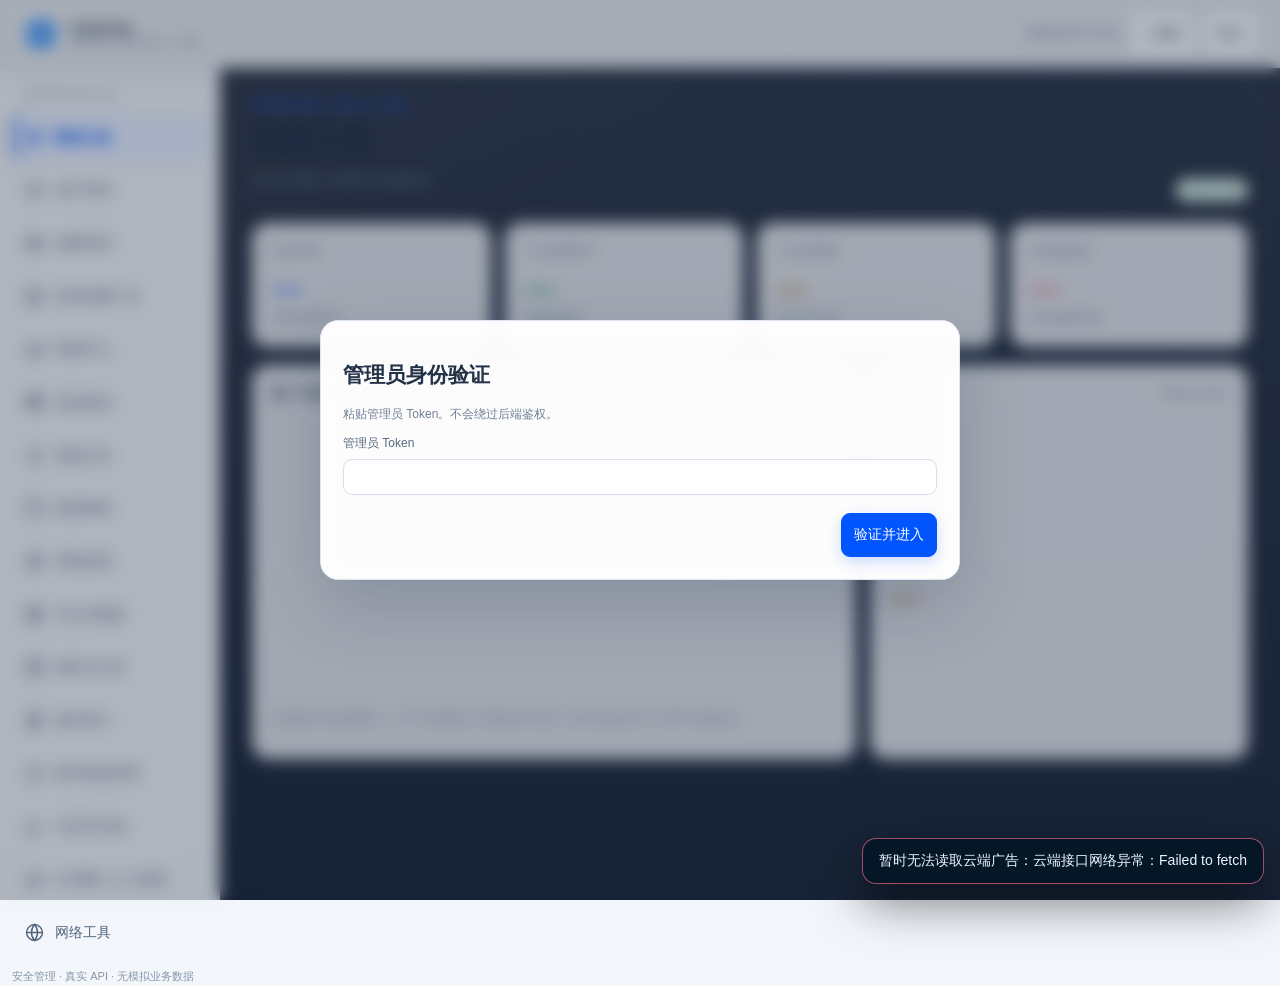
<file: admin.html>
<!doctype html><html lang="zh-CN"><head><meta charset="utf-8"><meta name="viewport" content="width=device-width,initial-scale=1,viewport-fit=cover"><title>SOSKS5 · Admin Pro</title><link rel="icon" type="image/png" href="./logo.png"><style>
:root{color-scheme:dark;--bg:#06101f;--p:#0c2037dd;--line:#31557788;--txt:#e8f4ff;--muted:#91a9c5;--cyan:#50e4ff;--blue:#5594ff;--green:#46e0ac;--red:#ff738f;--gold:#ffd078}*{box-sizing:border-box}body{margin:0;background:radial-gradient(ellipse at 75% 0%,#153a60,transparent 40%),radial-gradient(ellipse at 0% 80%,#11294b,transparent 40%),var(--bg);font:14px Inter,-apple-system,BlinkMacSystemFont,"Segoe UI","PingFang SC",sans-serif;color:var(--txt)}button,input,select{font:inherit}button{cursor:pointer}.top{height:68px;position:sticky;top:0;z-index:5;display:flex;align-items:center;justify-content:space-between;padding:0 22px;background:#06101fee;backdrop-filter:blur(20px);border-bottom:1px solid var(--line)}.brand{font-weight:900;letter-spacing:1px}.brand b{display:inline-grid;place-items:center;width:36px;height:36px;margin-right:10px;border-radius:12px;background:linear-gradient(135deg,#4b7fff,#35d9d3);box-shadow:0 0 24px #35d9d355}.topright{display:flex;gap:9px;align-items:center}.layout{display:grid;grid-template-columns:220px minmax(0,1fr);min-height:calc(100vh - 68px)}aside{position:sticky;top:68px;height:calc(100vh - 68px);padding:20px 12px;border-right:1px solid var(--line);background:#061426bb;backdrop-filter:blur(18px)}.nav{width:100%;padding:13px 12px;margin-bottom:6px;text-align:left;color:#a5bad0;border:1px solid transparent;border-radius:11px;background:transparent}.nav.active{color:#fff;border-color:#2d6a8c;background:linear-gradient(100deg,#17446e,#102942);box-shadow:inset 3px 0 var(--cyan),0 0 22px #2e9de71a}.nav span{display:inline-block;width:26px}main{padding:clamp(16px,3vw,32px);min-width:0}.head{display:flex;justify-content:space-between;align-items:flex-end;gap:12px;margin-bottom:22px}.eyebrow{color:var(--cyan);font-size:10px;font-weight:800;letter-spacing:2px}.head h1{font-size:30px;margin:8px 0}.head p,.muted{color:var(--muted);font-size:12px}.glass{background:linear-gradient(145deg,#102945ee,#07172bee) padding-box,linear-gradient(130deg,#458fff88,#39e4dc66,#456bb744) border-box;border:1px solid transparent;border-radius:16px;box-shadow:0 16px 44px #0003,0 0 24px #258fe50d;backdrop-filter:blur(20px)}.grid{display:grid;gap:14px}.stats{grid-template-columns:repeat(4,minmax(0,1fr));margin-bottom:18px}.stat{padding:19px;min-width:0}.label{font-size:12px;color:var(--muted)}.num{font-size:30px;font-weight:850;margin:12px 0 4px}.blue{color:#8ecaff}.green{color:var(--green)}.gold{color:var(--gold)}.pink{color:#ff9db2}.two{grid-template-columns:minmax(0,1.6fr) minmax(240px,1fr)}.panel{padding:19px;margin-bottom:17px;min-width:0}.panelhead,.tablehead{display:flex;align-items:center;justify-content:space-between;gap:10px;margin-bottom:15px}.tablepanel{overflow:hidden;padding:0}.tablehead{padding:17px 19px;margin:0;border-bottom:1px solid var(--line);flex-wrap:wrap}.tablewrap{overflow:auto}table{border-collapse:collapse;width:100%;min-width:750px;text-align:left}th{background:#10243a;color:#91abc8;font-size:11px;padding:14px 16px;white-space:nowrap}td{padding:14px 16px;border-top:1px solid #28425b66;font-size:12px;color:#c8d9e9}tbody tr:hover{background:#1a426533}.btn{padding:9px 12px;border:1px solid #315b7b;border-radius:9px;background:#102843;color:#e1f5ff}.btn:hover{border-color:var(--cyan);box-shadow:0 0 18px #37d8d422}.primary{background:linear-gradient(110deg,#2168c4,#137e88);border-color:#358fbb}.danger{background:#3a1c2c;border-color:#74394f;color:#ffb7c5}.good{background:#123c35;border-color:#236a58;color:#a8ffdf}input,select{border:1px solid #2a4d6c;background:#08192b;color:#e8f3ff;border-radius:9px;padding:10px 12px;outline:none}.search{width:min(300px,100%)}.pill{display:inline-block;border-radius:99px;padding:5px 9px;background:#173a39;color:#78f0c3;font-size:11px}.bad{background:#442333;color:#ff9db1}.wait{background:#44361f;color:#ffd88b}.empty{padding:30px;text-align:center;color:var(--muted)}.cards{grid-template-columns:repeat(3,minmax(0,1fr))}.plan{padding:20px}.plan h3{margin:12px 0 4px}.price{font-size:25px;font-weight:850;color:#91d5ff;margin:13px 0}.meta{font-size:12px;line-height:1.9;color:var(--muted)}.shade{position:fixed;inset:0;z-index:20;display:grid;place-items:center;padding:16px;background:#020914d9;backdrop-filter:blur(8px)}.modal{width:min(640px,100%);max-height:90vh;overflow:auto;padding:22px;border:1px solid #38658a;border-radius:18px;background:#091a2df7}.formgrid{display:grid;grid-template-columns:repeat(2,minmax(0,1fr));gap:13px}.field{display:grid;gap:7px;color:#9db5ce;font-size:12px}.field input,.field select{width:100%}.full{grid-column:1/-1}.modalfoot{display:flex;justify-content:flex-end;gap:8px;margin-top:18px}.toast{position:fixed;right:18px;top:82px;z-index:40;padding:13px 16px;background:#102c43;border:1px solid #3b799b;border-radius:11px;max-width:90vw}.hidden{display:none!important}.settings{grid-template-columns:repeat(2,minmax(0,1fr))}#trendChart{height:280px}.foot{font-size:11px;line-height:1.7;color:#7995b2}.hamb{display:none}@media(max-width:1000px){.stats{grid-template-columns:repeat(2,minmax(0,1fr))}.two{grid-template-columns:1fr}.cards{grid-template-columns:repeat(2,minmax(0,1fr))}}@media(max-width:700px){.top{height:60px;padding:0 12px}.layout{display:block}.hamb{display:inline-block}aside{position:fixed;z-index:15;top:60px;bottom:0;left:0;width:78vw;height:auto;transform:translateX(-110%);transition:.2s;background:#071426fa}.drawer-open aside{transform:translateX(0)}.head h1{font-size:25px}.stats{gap:8px}.stat{padding:13px}.num{font-size:24px}.cards,.settings,.formgrid{grid-template-columns:1fr}.full{grid-column:auto}main{padding:18px 12px}.panel{padding:14px}.tablehead{padding:14px}.tablehead .search{width:100%}#trendChart{height:250px}} 
.bot-matrix{grid-template-columns:repeat(3,minmax(0,1fr))}.bot-card{padding:18px}.bot-avatar{display:grid;place-items:center;width:48px;height:48px;border-radius:15px;font-size:25px;background:#153b5a;border:1px solid #3b7395}.status-dot{display:inline-block;width:9px;height:9px;border-radius:50%;margin-right:7px;background:#77879a}.status-dot.online{background:#42f3a6;box-shadow:0 0 12px #42f3a6}.status-dot.offline{background:#ff627e;box-shadow:0 0 12px #ff627e}.bot-metrics{display:grid;grid-template-columns:repeat(3,minmax(0,1fr));gap:7px;margin:16px 0}.bot-metrics>div{padding:10px 7px;border:1px solid #2b4e69;border-radius:10px;background:#071a2b}.bot-metrics strong{display:block;font-size:20px;margin-top:5px}.preview-card{padding:20px;border-radius:16px;border:1px solid #5a9eff;background:linear-gradient(145deg,#102c49,#071629);box-shadow:0 0 28px #408bff45}.preview-price{font-size:28px;font-weight:900;color:#8fe8ff}.inline-actions{display:flex;gap:6px;flex-wrap:wrap}@media(max-width:850px){.bot-matrix{grid-template-columns:1fr}}
/* FINAL UI POLISH · responsive command center */
:root{--ui-cyan:#55e8ff;--ui-border:rgba(105,185,230,.2)}
html{scroll-behavior:smooth}body{overflow-x:hidden}
button,input,select,textarea{max-width:100%}
.sidebar{transition:width .22s,transform .22s}
.card,.metric,.stat-card,.panel,.section,.chart-card,.module-card{min-width:0}
table{max-width:100%} .table-wrap,.table-container,.table-scroll,.table-responsive{max-width:100%;overflow-x:auto;-webkit-overflow-scrolling:touch}
th,td{white-space:nowrap}
input,select,textarea{min-width:0}
.btn,button{transition:transform .16s ease,border-color .16s ease,box-shadow .16s ease}
button:active{transform:scale(.98)}
:focus-visible{outline:2px solid var(--ui-cyan);outline-offset:3px}
@media(max-width:850px){
 body{font-size:13px}
 .main,.content,.main-content,.workspace{min-width:0;width:100%;max-width:100%;padding-left:12px!important;padding-right:12px!important}
 .grid,.metrics,.stats,.stat-grid,.dashboard-grid{grid-template-columns:repeat(2,minmax(0,1fr))!important}
 .bot-matrix{grid-template-columns:1fr}
 .table-wrap,.table-container,.table-scroll,.table-responsive{display:block;width:100%}
 .modal,.drawer,.sheet{max-width:calc(100vw - 24px)!important}
 .top{padding-left:12px!important;padding-right:12px!important}
}
@media(max-width:480px){
 .grid,.metrics,.stats,.stat-grid,.dashboard-grid{grid-template-columns:minmax(0,1fr)!important}
 h1{font-size:23px!important}
 .btn{max-width:100%;white-space:normal}
 .top{height:auto;min-height:60px;gap:8px;flex-wrap:wrap;padding-top:8px!important;padding-bottom:8px!important}
}
@media(prefers-reduced-motion:reduce){*,*::before,*::after{animation-duration:.01ms!important;animation-iteration-count:1!important;scroll-behavior:auto!important;transition-duration:.01ms!important}}
</style><style>
.support-console{display:grid;grid-template-columns:minmax(260px,.85fr) minmax(0,1.7fr);gap:14px;min-width:0}.support-list,.support-thread{min-width:0}.support-list{max-height:75vh;overflow:auto}.support-item{padding:13px;border:1px solid #36577766;border-radius:13px;background:#0a1e32;margin-bottom:9px;cursor:pointer}.support-item.active{border-color:#55e8ff;background:#10334c}.support-item .support-preview{color:var(--muted);font-size:11px;margin-top:6px;overflow:hidden;text-overflow:ellipsis;white-space:nowrap}.support-item .support-meta{display:flex;justify-content:space-between;gap:8px;font-size:11px;color:var(--muted);margin-top:7px}.support-badge{display:inline-block;padding:4px 8px;border-radius:99px;font-size:10px;background:#173b34;color:#8dffd0}.support-badge.human{background:#482b25;color:#ffd29a}.support-messages{height:min(58vh,620px);min-height:320px;overflow:auto;padding:12px;border:1px solid #35577566;border-radius:13px;background:#061629;display:flex;flex-direction:column;gap:11px}.support-message{max-width:88%;padding:11px 13px;border-radius:13px;background:#15314c;color:#e4f3ff;line-height:1.6;font-size:12px;overflow-wrap:anywhere;white-space:pre-wrap}.support-message.user{align-self:flex-end;background:#124a61}.support-message.admin{align-self:flex-start;border:1px solid #51c9df55}.support-message .support-sender{font-size:10px;color:#8eddf0;margin-bottom:4px}.support-reply{display:flex;gap:9px;margin-top:12px;align-items:stretch}.support-reply textarea{flex:1;min-width:0;border:1px solid #315675;border-radius:11px;background:#07192b;color:#eaf7ff;padding:11px;resize:vertical}.support-reply button{min-width:100px}.support-thread .panelhead{align-items:flex-start;flex-wrap:wrap}@media(max-width:900px){.support-console{grid-template-columns:1fr}.support-list{max-height:300px}.support-messages{height:45vh}}@media(max-width:480px){.support-reply{flex-direction:column}.support-reply button{width:100%}}
</style><style>
button,.btn,.nav button{min-height:44px;touch-action:manipulation}.nav button.active{color:var(--cyan)!important;text-shadow:0 0 12px #50e4ff99}.skeleton-row{height:48px;border-radius:8px;background:linear-gradient(100deg,#10263e 20%,#1c3a58 38%,#10263e 56%);background-size:200% 100%;animation:adminShimmer 1.4s infinite}.network-retry{border:1px solid #ff738f44;background:#1b1322;border-radius:14px;padding:18px;text-align:center;color:var(--muted)}.network-retry button{margin-top:10px}.modalRoot .modal,.modal{overscroll-behavior:contain}
@keyframes adminShimmer{to{background-position:-200% 0}}
@media(max-width:760px){.modal,.drawer,.sheet{max-width:100%!important}.modal{width:100%;max-height:calc(100dvh - 10px);overflow:auto;border-radius:22px 22px 0 0!important;padding-bottom:calc(20px + env(safe-area-inset-bottom))}.shade{align-items:flex-end!important;padding:0!important}}
</style><style id="carousel-admin-css">.banner-preview{position:relative;min-height:230px;border:1px solid #315b7b;border-radius:15px;overflow:hidden;background:linear-gradient(130deg,#0e3c67,#11223d 58%,#14505a);background-size:cover;background-position:center;display:flex;align-items:flex-end;padding:20px}.banner-preview:before{content:"";position:absolute;inset:0;background:linear-gradient(90deg,rgba(2,10,22,.88),rgba(2,10,22,.18))}.banner-preview-copy{position:relative;z-index:1;max-width:95%;color:#fff}.banner-preview h2{font-size:25px;margin:9px 0}.banner-preview p{color:#d3e6f7;line-height:1.6}.banner-kicker{font-size:10px;letter-spacing:2px;color:#64e8ff;font-weight:800}.banner-item{padding:12px;border:1px solid #2b4e69;border-radius:13px;background:#08192b;min-width:0}.banner-item img{width:100%;height:120px;object-fit:cover;border-radius:9px;background:#10263e}.banner-item h3{font-size:15px;margin:12px 0 5px}.banner-item p{color:var(--muted);font-size:12px;overflow-wrap:anywhere}.banner-item .inline-actions{margin-top:10px}.banner-status{font-size:11px;color:var(--green)}.banner-status.off{color:var(--red)}@media(max-width:850px){#page-carousel .grid.two{grid-template-columns:minmax(0,1fr)}#page-carousel .cards{grid-template-columns:minmax(0,1fr)}}@media(max-width:480px){.banner-preview{min-height:190px;padding:14px}.banner-preview h2{font-size:21px}}</style><link rel="stylesheet" href="./css/ui-fallbacks.css"><style id="admin-light-glass-overhaul">
:root{color-scheme:light;--bg:#f3f7fc;--p:#ffffff;--line:#dce6f2;--txt:#18263b;--muted:#718096;--cyan:#0055ff;--blue:#0055ff;--green:#15965a;--red:#d9485f;--gold:#b7791f;--admin-blue:#0055ff}
html,body{background:#f3f7fc!important;color:#18263b!important}
body{background:linear-gradient(180deg,#f8fbff 0%,#edf3fb 100%)!important}
.top{background:rgba(255,255,255,.9)!important;border-bottom:1px solid #dce6f2!important;box-shadow:0 5px 22px rgba(35,65,105,.07)!important;color:#18263b!important}
.brand small{color:#718096!important}
.layout{background:transparent!important}
aside{background:rgba(255,255,255,.96)!important;border-right:1px solid #dce6f2!important;box-shadow:5px 0 24px rgba(35,65,105,.045)!important}
aside .muted,aside .foot{color:#8795a8!important}
.nav{display:flex!important;align-items:center!important;gap:11px!important;width:100%!important;color:#53647b!important;background:transparent!important;border:1px solid transparent!important;border-radius:11px!important;text-align:left!important}
.nav:hover{background:#f0f5ff!important;color:#174baf!important}
.nav.active{background:#eaf1ff!important;color:#0055ff!important;border-color:#d6e4ff!important;box-shadow:inset 3px 0 #0055ff!important;font-weight:750!important}
.nav-icon{width:19px;height:19px;flex:0 0 19px;fill:none;stroke:currentColor;stroke-width:1.8;stroke-linecap:round;stroke-linejoin:round}
main{color:#18263b!important}
.head h1{color:#17263b!important}
.head p,.muted,.label,.meta,.foot{color:#718096!important}
.eyebrow{color:#0055ff!important}
.glass,.panel,.stat,.plan,.bot-card,.module-card,.chart-card{background:rgba(255,255,255,.88)!important;border:1px solid #e1e9f3!important;border-radius:16px!important;box-shadow:0 8px 26px rgba(36,67,110,.07)!important;color:#243247!important;backdrop-filter:blur(18px)}
.tablepanel,.tablecard{background:#fff!important;border:1px solid #e1e9f3!important;border-radius:16px!important;box-shadow:0 8px 26px rgba(36,67,110,.06)!important}
.tablehead{background:rgba(255,255,255,.94)!important;border-bottom:1px solid #e8eef6!important;color:#243247!important}
table{color:#26364b!important}
th{background:#f3f7fd!important;color:#64748b!important;border-color:#e5edf6!important}
td{background:transparent!important;color:#35445a!important;border-color:#e9eff6!important}
tbody tr:hover{background:#f5f8ff!important}
input,select,textarea{background:#fff!important;color:#243247!important;border:1px solid #d6e0ec!important;box-shadow:inset 0 1px 2px rgba(20,45,80,.025)!important}
input::placeholder,textarea::placeholder{color:#9aa8b9!important}
.btn{background:#fff!important;color:#3b4c63!important;border:1px solid #d6e0ec!important;box-shadow:0 2px 7px rgba(30,60,100,.04)!important}
.btn:hover{border-color:#8eb2ff!important;color:#0055ff!important;background:#f8fbff!important}
.btn.primary,.primary{background:#0055ff!important;color:#fff!important;border-color:#0055ff!important;box-shadow:0 5px 14px rgba(0,85,255,.18)!important}
.btn.danger,.danger{background:#fff1f2!important;color:#c6374d!important;border-color:#ffd5dc!important}
.btn.good,.good{background:#eafaf2!important;color:#13804b!important;border-color:#c8efd9!important}
.pill{background:#e9f8f0!important;color:#15804d!important}
.pill.bad,.bad{background:#fff0f2!important;color:#c6374d!important}
.pill.wait,.wait{background:#fff7e8!important;color:#a66b13!important}
.num.blue,.blue{color:#0055ff!important}.num.green,.green{color:#15965a!important}.num.gold,.gold{color:#b7791f!important}.num.pink,.pink{color:#d9485f!important}
.shade{background:rgba(25,43,70,.32)!important}
.modal{background:rgba(255,255,255,.98)!important;color:#243247!important;border:1px solid #dce6f2!important;box-shadow:0 24px 70px rgba(20,40,75,.2)!important}
.field{color:#586980!important}
.preview-card{background:linear-gradient(145deg,#f2f7ff,#fff)!important;border:1px solid #dce8fa!important;color:#243247!important;box-shadow:0 8px 24px rgba(30,70,130,.08)!important}
.preview-price,.price{color:#0055ff!important}
.bot-avatar{background:#edf4ff!important;border:1px solid #dbe8ff!important;color:#0055ff!important}
.bot-metrics>div{background:#f7faff!important;border:1px solid #e2eaf5!important;color:#26364b!important}
.support-item{background:#fff!important;border-color:#e1e9f3!important;color:#26364b!important}
.support-item.active{background:#edf4ff!important;border-color:#9bbcff!important}
.support-messages{background:#f4f7fc!important;border-color:#e1e9f3!important}
.support-message{background:#e9f0fb!important;color:#26364b!important}
.support-message.user{background:#e4efff!important}
.support-message.admin{background:#fff!important;border-color:#dce6f2!important}
.banner-preview{border-color:#dce6f2!important}
.banner-item{background:#fff!important;border-color:#e1e9f3!important}
.skeleton-row{background:linear-gradient(100deg,#edf2f8 20%,#e2eaf5 38%,#edf2f8 56%)!important}
.network-retry{background:#fff7f7!important;border-color:#f3d6dc!important;color:#64748b!important}
.toast{background:#fff!important;color:#243247!important;border-color:#dce6f2!important;box-shadow:0 10px 30px rgba(20,40,75,.14)!important}
.foot{color:#8593a6!important}
@media(max-width:700px){aside{background:rgba(255,255,255,.985)!important;box-shadow:10px 0 35px rgba(25,45,80,.13)!important}.nav{min-height:46px!important}}
</style></head><body><header class="top"><div style="display:flex;align-items:center;gap:10px"><button class="btn hamb" id="hamb">☰</button><div class="brand" style="display:flex;align-items:center;gap:10px"><img src="./logo.png" alt="SOSKS5" width="38" height="38" style="width:38px;height:38px;object-fit:contain"><span>SOSKS5 <small style="display:block;color:#91a9c5;font-size:9px;letter-spacing:1.5px">ADMIN CONSOLE · PRO</small></span></div></div><div class="topright"><span id="authState" class="muted">管理员会话</span><button class="btn" id="refresh">↻ 刷新</button><button class="btn" id="logout">退出</button></div></header><div class="layout"><aside><div class="muted" style="padding:0 12px 12px;letter-spacing:2px">WORKSPACE</div><button class="nav active" data-page="dashboard"><svg class="nav-icon" aria-hidden="true"><use href="./assets/admin-icons.svg#grid"></use></svg>数据大盘</button><button class="nav" data-page="users"><svg class="nav-icon" aria-hidden="true"><use href="./assets/admin-icons.svg#users"></use></svg>用户管理</button><button class="nav" data-page="plans"><svg class="nav-icon" aria-hidden="true"><use href="./assets/admin-icons.svg#package"></use></svg>套餐管理</button><button class="nav" data-page="carousel"><svg class="nav-icon" aria-hidden="true"><use href="./assets/admin-icons.svg#image"></use></svg>首页轮播广告</button><button class="nav" data-page="marketing"><svg class="nav-icon" aria-hidden="true"><use href="./assets/admin-icons.svg#megaphone"></use></svg>营销中心</button><button class="nav" data-page="lootbox"><svg class="nav-icon" aria-hidden="true"><use href="./assets/admin-icons.svg#gift"></use></svg>盲盒奖池</button><button class="nav" data-page="announcements"><svg class="nav-icon" aria-hidden="true"><use href="./assets/admin-icons.svg#bell"></use></svg>系统公告</button><button class="nav" data-page="withdrawals"><svg class="nav-icon" aria-hidden="true"><use href="./assets/admin-icons.svg#wallet"></use></svg>提现审核</button><button class="nav" data-page="settings"><svg class="nav-icon" aria-hidden="true"><use href="./assets/admin-icons.svg#settings"></use></svg>系统设置</button><button class="nav" data-page="nodes"><svg class="nav-icon" aria-hidden="true"><use href="./assets/admin-icons.svg#server"></use></svg>节点与线路</button><button class="nav" data-page="finance"><svg class="nav-icon" aria-hidden="true"><use href="./assets/admin-icons.svg#receipt"></use></svg>财务与订单</button><button class="nav" data-page="logs"><svg class="nav-icon" aria-hidden="true"><use href="./assets/admin-icons.svg#clipboard"></use></svg>操作审计</button><button class="nav" data-page="accounts"><svg class="nav-icon" aria-hidden="true"><use href="./assets/admin-icons.svg#shopping-bag"></use></svg>账号商品管理</button><button class="nav" data-page="growth"><svg class="nav-icon" aria-hidden="true"><use href="./assets/admin-icons.svg#chart"></use></svg>引流与分销</button><button class="nav" data-page="support"><svg class="nav-icon" aria-hidden="true"><use href="./assets/admin-icons.svg#message"></use></svg>AI 客服 / 人工接管</button><button class="nav" data-page="network"><svg class="nav-icon" aria-hidden="true"><use href="./assets/admin-icons.svg#globe"></use></svg>网络工具</button><p class="foot">安全管理 · 真实 API · 无模拟业务数据</p></aside><main>
<section id="page-dashboard"><div class="head"><div><div class="eyebrow">OVERVIEW / REAL-TIME</div><h1>数据大盘</h1><p>业务运行概况 · 数据均来自服务端</p></div><span class="pill">● API LIVE</span></div><div class="grid stats"><article class="glass stat"><div class="label">总用户数</div><div class="num blue" id="totalUsers">—</div><div class="muted">所有注册用户</div></article><article class="glass stat"><div class="label">今日新增用户</div><div class="num green" id="todayUsers">—</div><div class="muted">服务端统计</div></article><article class="glass stat"><div class="label">今日销售额</div><div class="num gold" id="todaySales">—</div><div class="muted">已支付订单</div></article><article class="glass stat"><div class="label">待审核提现</div><div class="num pink" id="pending">—</div><div class="muted">真实提现列表</div></article></div><div class="grid two"><article class="glass panel"><div class="panelhead"><b>近 7 天业务趋势</b><span class="muted">真实趋势接口未提供</span></div><div id="trendChart"></div><p class="foot">后端清单没有趋势接口。为了不伪造数据，图表保持空状态；接入真实趋势 API 后即可绘制折线。</p></article><article class="glass panel"><div class="panelhead"><b>运营摘要</b><span class="muted">REAL DATA</span></div><div class="label">累计销售额</div><div class="num blue" id="allSales">—</div><div class="label">今日订单数</div><div class="num green" id="todayOrders">—</div><div class="label">累计订单数</div><div class="num gold" id="allOrders">—</div></article></div></section>
<section id="page-users" class="hidden"><div class="head"><div><div class="eyebrow">CUSTOMERS / ACCESS</div><h1>用户管理</h1><p>邮箱 / short_id 搜索；操作走真实管理接口。</p></div></div><article class="glass tablepanel"><div class="tablehead"><b>用户列表 <span id="userCount" class="muted"></span></b><div style="display:flex;gap:8px;flex-wrap:wrap"><input id="userSearch" class="search" placeholder="邮箱 / 5位 short_id / 邀请人"><button class="btn primary" id="searchUsers">搜索</button><button class="btn" id="loadUsers">刷新</button></div></div><div class="tablewrap"><table><thead><tr><th>ID</th><th>邮箱</th><th>short_id</th><th>余额</th><th>剩余流量</th><th>状态</th><th>操作</th></tr></thead><tbody id="usersBody"><tr><td colspan="7" class="empty">点击刷新读取用户</td></tr></tbody></table></div></article></section>
<section id="page-plans" class="hidden"><div class="head"><div><div class="eyebrow">PRODUCTS / BILLING</div><h1>套餐管理</h1><p>当前套餐数据来自后端</p></div><button class="btn primary" id="newPlan">＋ 新增套餐</button></div><article class="glass tablepanel" style="margin-bottom:14px"><div class="tablehead"><input id="planSearch" class="search" placeholder="模糊搜索套餐"><select id="planStatusFilter"><option value="all">全部状态</option><option value="on">上架</option><option value="off">下架</option></select><input id="globalPriceAdjust" placeholder="全局调价 +10% / +20" style="width:180px"><button class="btn danger" id="applyGlobalPrice">全局调价</button></div></article><div id="plansGrid" class="grid cards"><div class="glass empty">点击刷新加载套餐</div></div></section>
<section id="page-withdrawals" class="hidden"><div class="head"><div><div class="eyebrow">PAYOUTS / REVIEW</div><h1>提现审核</h1><p>审核成功后重新读取服务端列表</p></div><button class="btn" id="loadWithdrawals">↻ 刷新</button></div><article class="glass tablepanel"><div class="tablehead"><b>提现申请</b><span id="withdrawCount" class="muted"></span></div><div class="tablewrap"><table><thead><tr><th>ID</th><th>用户名</th><th>金额</th><th>方式</th><th>账户</th><th>状态</th><th>操作</th></tr></thead><tbody id="withdrawBody"><tr><td colspan="7" class="empty">点击刷新加载</td></tr></tbody></table></div></article></section>
<section id="page-settings" class="hidden"><div class="head"><div><div class="eyebrow">SYSTEM / CONFIG</div><h1>系统设置</h1><p>仅保存后端实际支持的设置；本页偏好不会冒充服务器配置。</p></div></div><div class="grid settings"><article class="glass panel"><b>站点偏好</b><form id="settingsForm" class="formgrid" style="margin-top:16px"><label class="field">站点名称<input id="siteName" placeholder="SOSKS5"></label><label class="field">客服 TG 链接<input id="supportTg" placeholder="https://t.me/your_support"></label><div class="field full"><button type="button" class="btn" id="saveLocal">保存到本机</button></div></form><p class="foot">后端清单没有站点设置读写接口。此按钮只保存到当前浏览器，不会修改服务器。</p></article><article class="glass panel"><div class="panelhead"><b>机器人与邀请分佣</b><span class="pill wait">配置草稿</span></div><form id="botCommissionDraft" class="formgrid"><label class="field full">Telegram Bot Token<input name="bot_token" type="password" autocomplete="off" placeholder="仅供后端接入后安全保存"></label><label class="field full">机器人绑定/引流链接<input name="bot_link" placeholder="https://t.me/your_bot"></label><label class="field">一级分佣比例（%）<input name="level1" type="number" min="0" max="100" step="0.1" value="15"></label><label class="field">二级分佣比例（%）<input name="level2" type="number" min="0" max="100" step="0.1" value="5"></label><div class="field full"><button class="btn" type="submit">保存本机草稿</button></div></form><p class="foot">Token 不会发送给任何接口，也不建议保存在浏览器。正式配置必须由受保护的后端设置接口保存。</p></article><article class="glass panel"><b>API 开发者文档</b><p class="muted" style="line-height:1.8">需要后端提供真实 OSS 文档 URL，目前不猜测链接。</p><a class="btn" style="display:inline-block;text-decoration:none" href="https://api.lynli.me/" target="_blank" rel="noopener">打开 API 服务站点 ↗</a><p class="foot">请将后端 AI 生成的 OSS 文档地址配置到这里。</p></article><article class="glass panel"><b>安全与连接</b><p class="muted">API Base</p><code>https://api.lynli.me/api/v1/admin</code><p class="muted">认证</p><code>Authorization: Bearer Token</code><p class="foot">遇到 401/403 会提示重新验证管理员 Token。</p></article></div></section>

<section id="page-nodes" class="hidden"><div class="head"><div><div class="eyebrow">INFRASTRUCTURE / NODES</div><h1>节点与线路管理</h1><p>优先读取后端真实节点；未接通的写操作会明确提示，不伪造在线状态。</p></div><button class="btn primary" id="nodeAdd">＋ 新增节点</button></div><div class="grid stats"><article class="glass stat"><div class="label">节点总数</div><div class="num blue" id="nodeTotal">—</div><div class="muted">来自节点 API</div></article><article class="glass stat"><div class="label">在线节点</div><div class="num green" id="nodeOnline">—</div><div class="muted">仅统计后端状态字段</div></article><article class="glass stat"><div class="label">在线人数</div><div class="num" id="nodeUsers">—</div><div class="muted">服务端未提供则显示 —</div></article><article class="glass stat"><div class="label">数据来源</div><div class="num" style="font-size:18px" id="nodeSource">待连接</div><div class="muted">servers / nodes</div></article></div><article class="glass tablecard"><div class="tablehead"><b>服务器列表</b><div style="display:flex;gap:8px;flex-wrap:wrap"><button class="btn" id="nodeRefresh">刷新</button><button class="btn primary" id="syncNodesToSubscriptions">一键同步到订阅</button></div></div><div class="tablewrap"><table><thead><tr><th>ID</th><th>节点名称</th><th>地址/端口</th><th>状态</th><th>延迟</th><th>在线人数</th><th>操作</th></tr></thead><tbody id="nodesBody"><tr><td colspan="7" class="empty">等待加载真实节点…</td></tr></tbody></table></div><p class="foot" style="padding:0 18px 16px">订阅内容、节点延迟与在线人数需由后端提供；同步配置仅在后端存在对应接口时执行。</p></article></section>
<section id="page-finance" class="hidden"><div class="head"><div><div class="eyebrow">BILLING / PAYMENTS</div><h1>财务与支付配置</h1><p>订单、支付参数与提现审核集中管理；未提供的接口显示为待接入。</p></div><button class="btn" id="financeRefresh">刷新数据</button></div><div class="grid stats"><article class="glass stat"><div class="label">充值/购买订单</div><div class="num blue" id="orderTotal">—</div><div class="muted">真实订单 API</div></article><article class="glass stat"><div class="label">待审核提现</div><div class="num gold" id="pendingWithdraw">—</div><div class="muted">读取提现接口</div></article><article class="glass stat"><div class="label">支付配置</div><div class="num" style="font-size:18px" id="paymentStatus">待接入</div><div class="muted">不会把密钥保存在浏览器</div></article><article class="glass stat"><div class="label">审计记录</div><div class="num" id="auditCount">0</div><div class="muted">本会话记录 + 后端日志（如支持）</div></article></div><article class="glass tablecard"><div class="tablehead"><b>充值 / 购买订单</b><span class="muted" id="ordersHint">接口待验证</span></div><div class="tablewrap"><table><thead><tr><th>订单号</th><th>用户</th><th>金额</th><th>类型</th><th>状态</th><th>创建时间</th></tr></thead><tbody id="ordersBody"><tr><td colspan="6" class="empty">尚未加载</td></tr></tbody></table></div></article><div class="grid two" style="margin-top:14px"><article class="glass panel"><div class="panelhead"><b>支付参数（配置草稿）</b><span class="pill wait">后端未确认</span></div><form id="paymentDraft" class="formgrid"><label class="field">支付宝收款标识<input name="alipay_account" placeholder="商户号/收款标识"></label><label class="field">USDT 网络<select name="usdt_network"><option>TRC20</option><option>ERC20</option><option>BEP20</option></select></label><label class="field full">USDT 钱包地址<input name="usdt_wallet" placeholder="收款地址"></label><label class="field">USDT 汇率（CNY）<input name="usdt_rate" type="number" min="0" step="0.0001" placeholder="例如 7.20"></label><div class="field full"><button class="btn" type="submit">保存本机草稿</button></div></form><p class="foot">仅保存在当前浏览器，不会改变线上支付配置；生产密钥必须由服务端安全保存。</p></article><article class="glass panel"><div class="panelhead"><b>提现审核</b><button class="btn" id="financeWithdrawRefresh">刷新提现</button></div><p class="muted">使用现有提现审核接口。审核动作会记录在本机审计列表。</p><div id="financeWithdrawSummary" class="meta">加载中…</div><button class="btn primary" id="goWithdrawals">打开提现审核列表</button></article></div></section>
<section id="page-logs" class="hidden"><div class="head"><div><div class="eyebrow">SECURITY / AUDIT TRAIL</div><h1>操作日志与审计</h1><p>记录本控制台发起的敏感操作；本机日志不是不可篡改的服务器审计日志。</p></div><button class="btn" id="logsRefresh">刷新</button></div><article class="glass tablecard"><div class="tablehead"><b>管理员操作记录</b><input id="auditSearch" class="search" placeholder="搜索操作 / 对象 / 结果"></div><div class="tablewrap"><table><thead><tr><th>时间</th><th>操作人</th><th>操作</th><th>对象</th><th>结果</th><th>来源</th></tr></thead><tbody id="auditBody"><tr><td colspan="6" class="empty">暂无操作记录</td></tr></tbody></table></div><p class="foot" style="padding:0 18px 16px">要满足防内鬼要求，必须由后端写入仅追加、带管理员身份和请求 ID 的审计表；前端本地记录仅作临时可视化。</p></article></section>

<section id="page-accounts" class="hidden"><div class="head"><div><div class="eyebrow">COMMERCE</div><h1>账号商品管理</h1><p>管理海外账号商品名称、价格、库存、教程与上下架状态。</p></div><button class="btn primary" id="axRefresh">刷新商品</button></div><div class="grid stats"><article class="glass stat"><div class="label">商品数</div><div class="num blue" id="axCount">—</div></article><article class="glass stat"><div class="label">上架数</div><div class="num green" id="axListed">—</div></article><article class="glass stat"><div class="label">总库存</div><div class="num gold" id="axStock">—</div></article><article class="glass stat"><div class="label">接口状态</div><div class="num" style="font-size:18px" id="axState">等待连接</div></article></div><article class="glass tablecard"><div class="tablehead"><b>海外账号商品</b><div class="inline-actions"><input class="search" id="axSearch" placeholder="模糊搜索商品 / ID / 教程"><select id="axStatusFilter"><option value="all">全部状态</option><option value="on">上架</option><option value="off">下架</option></select><input id="axGlobalAdjust" placeholder="调价 +10%" style="width:120px"><button class="btn danger" id="axApplyAdjust">批量调价</button></div></div><div class="tablewrap"><table><thead><tr><th>ID</th><th>名称</th><th>价格</th><th>库存</th><th>状态</th><th>教程/注意事项</th><th>操作</th></tr></thead><tbody id="axRows"><tr><td colspan="7" class="empty">等待后端对接</td></tr></tbody></table></div></article></section>
<section id="page-growth" class="hidden"><div class="head"><div><div class="eyebrow">GROWTH / REFERRALS</div><h1>引流与分销中枢</h1><p>邀请注册、分红、机器人状态与推广达人管理。</p></div><button class="btn" id="gxRefresh">刷新数据</button></div><div class="grid stats"><article class="glass stat"><div class="label">邀请注册人数</div><div class="num blue" id="gxInvites">—</div></article><article class="glass stat"><div class="label">累计分红</div><div class="num green" id="gxCommission">—</div></article><article class="glass stat"><div class="label">待审核提现</div><div class="num gold" id="gxWithdrawals">—</div></article><article class="glass stat"><div class="label">在线机器人</div><div class="num" id="gxBots">—</div></article></div><div class="grid two" style="margin-top:14px"><article class="glass panel"><div class="panelhead"><b>分销比例配置</b></div><form id="gxRates" class="formgrid"><label class="field">一级分佣（%）<input name="level1" type="number" min="0" max="100" step=".1" value="15" required></label><label class="field">二级分佣（%）<input name="level2" type="number" min="0" max="100" step=".1" value="5" required></label><div class="field full"><button class="btn primary">保存比例</button></div></form><p class="foot">后端接口未提供时提示等待对接，不会假报成功。</p></article><article class="glass panel"><div class="panelhead"><b>机器人管理</b><button class="btn" id="gxBotRefresh">刷新</button></div><div id="gxBotCards" class="grid bot-matrix"><div class="empty">等待加载</div></div><p class="foot">状态及计数仅展示后端真实字段，缺失则显示 —。</p><div class="panel" style="margin-top:14px"><div class="panelhead"><b>Telegram 机器人真实入口配置</b><span class="muted">发布后用户端即时读取</span></div><form id="tgBotConfigForm" class="formgrid"><label class="field">SafeW Telegram 用户名<input name="safew" placeholder="输入官方用户名，不要填写链接"></label><label class="field">SafeW 状态<select name="safew_enabled"><option value="true">启用</option><option value="false">停用</option></select></label><label class="field">Mivra Telegram 用户名<input name="mivra" placeholder="输入官方用户名，不要填写链接"></label><label class="field">Mivra 状态<select name="mivra_enabled"><option value="true">启用</option><option value="false">停用</option></select></label><label class="field">晴天 Telegram 用户名<input name="qingtian" placeholder="输入官方用户名，不要填写链接"></label><label class="field">晴天状态<select name="qingtian_enabled"><option value="true">启用</option><option value="false">停用</option></select></label><div class="field full inline-actions"><button class="btn" id="tgBotConfigLoad" type="button">读取云端配置</button><button class="btn primary" type="submit">保存并发布机器人入口</button></div><p class="foot" id="tgBotConfigState">尚未读取云端配置。用户名必须来自你控制或授权的官方 Telegram 机器人。</p></form></div></article></div><div class="grid two" style="margin-top:14px"><article class="glass panel"><b>全局广播控制台</b><label class="field" style="margin-top:10px">标题<input id="gxBroadcastTitle" placeholder="系统通知"></label><label class="field" style="margin-top:10px">内容<textarea id="gxBroadcastBody" rows="4" style="width:100%;background:#08192b;color:#e8f3ff;padding:10px" placeholder="通知内容"></textarea></label><button class="btn primary" id="gxBroadcastAll" style="margin-top:10px">向所有机器人广播</button></article><article class="glass panel"><b>深度链接生成器</b><label class="field" style="margin-top:10px">机器人<select id="gxDeepBot"><option value="safew">SafeW</option><option value="mivra">Mivra</option><option value="qingtian">晴天</option></select></label><label class="field" style="margin-top:10px">专属 short_id<input id="gxDeepShort" placeholder="short_id"></label><div class="inline-actions" style="margin-top:10px"><button class="btn primary" id="gxDeepGenerate">生成链接</button><button class="btn" id="gxDeepCopy">复制</button></div><input id="gxDeepResult" readonly style="width:100%;margin-top:10px"></article></div><article class="glass tablecard" style="margin-top:14px"><div class="tablehead"><b>本月推广 Top 10</b></div><div class="tablewrap"><table><thead><tr><th>排名</th><th>推广员</th><th>short_id</th><th>邀请数</th><th>分红</th><th>奖励调整</th></tr></thead><tbody id="gxRank"><tr><td colspan="6" class="empty">等待后端对接：排行榜接口未提供</td></tr></tbody></table></div></article></section>
<section id="page-network" class="hidden"><div class="head"><div><div class="eyebrow">NETWORK / DIAGNOSTICS</div><h1>查 IP 与网络诊断</h1><p>IP 归属地、ASN、运营商及封禁/连通性检测。</p></div></div><article class="glass panel"><form id="ixForm" class="formgrid"><label class="field full">目标 IP<input name="ip" id="ixIp" required placeholder="例如 1.1.1.1" pattern="^[a-fA-F0-9:.]+$"></label><div class="field full"><button class="btn primary">查询 IP</button></div></form><div id="ixStatus" class="meta">等待输入 IP 地址</div><div id="ixResults" class="grid two" style="margin-top:12px"></div><button class="btn" id="ixCopy" disabled>复制诊断结果</button></article></section><section id="page-marketing" class="hidden"><div class="head"><div><div class="eyebrow">GROWTH / CAMPAIGNS</div><h1>营销中心</h1><p>优惠码与限时秒杀管理 · 后端接口尚未提供，当前仅可保存本机草稿</p></div><span class="pill wait">待后端接入</span></div><div class="grid two"><article class="glass panel"><div class="panelhead"><b>创建优惠码</b><span class="muted">LOCAL DRAFT</span></div><form id="couponDraft" class="formgrid"><label class="field">优惠码<input name="code" required placeholder="例如 WELCOME10"></label><label class="field">优惠类型<select name="kind"><option value="fixed">满减（金额）</option><option value="percent">折扣（百分比）</option></select></label><label class="field">优惠值<input name="value" required type="number" min="0" step="0.01"></label><label class="field">最低消费<input name="min" type="number" min="0" step="0.01" value="0"></label><label class="field">开始时间<input name="starts" type="datetime-local"></label><label class="field">结束时间<input name="ends" type="datetime-local"></label><label class="field full">可用套餐 ID（逗号分隔）<input name="plans" placeholder="留空 = 等后端定义规则"></label><div class="field full"><button class="btn primary">保存本机草稿</button></div></form><p class="foot">此草稿不创建真实优惠码、不校验、不改订单金额；接入优惠码 API 后再启用。</p></article><article class="glass panel"><div class="panelhead"><b>限时秒杀</b><span class="pill wait">待后端接入</span></div><form id="flashDraft" class="formgrid"><label class="field full">活动名称<input name="name" required placeholder="限时特惠"></label><label class="field">套餐 ID<input name="plan_id" required type="number" min="1"></label><label class="field">活动价（分）<input name="price" required type="number" min="0"></label><label class="field">开始时间<input name="starts" type="datetime-local"></label><label class="field">结束时间<input name="ends" type="datetime-local"></label><div class="field full"><button class="btn" type="submit">保存本机草稿</button></div></form><p class="foot">无秒杀创建/库存/锁价接口，不能对外宣称活动已生效。</p></article></div><article class="glass panel"><div class="panelhead"><b>本机营销草稿</b><button class="btn" id="clearMarketing">清空草稿</button></div><div id="marketingDraftList" class="meta">暂无草稿</div></article></section>
<section id="page-lootbox" class="hidden"><div class="head"><div><div class="eyebrow">REWARDS / CONFIGURATION</div><h1>盲盒奖池</h1><p>奖品配置界面已准备；抽奖概率、库存扣减和发奖必须由服务端原子处理。</p></div><span class="pill wait">待后端接入</span></div><article class="glass panel"><form id="lootDraft" class="formgrid"><label class="field">奖品名称<input name="name" required placeholder="例如 1GB 流量包"></label><label class="field">奖品类型<select name="kind"><option value="traffic">流量包</option><option value="coupon">折扣券</option><option value="renewal">免费续费天数</option></select></label><label class="field">中奖概率（%）<input name="probability" required type="number" min="0" max="100" step="0.01"></label><label class="field">库存数量<input name="stock" required type="number" min="0" step="1"></label><label class="field full">奖品说明<input name="description" placeholder="奖品具体规则"></label><div class="field full"><button class="btn primary">保存本机草稿</button></div></form><p class="foot">奖池概率总和、库存预扣、用户每日限次及中奖发放均未调用后端；此处不会创建线上奖品。</p></article><article class="glass panel"><b>奖品草稿池</b><div id="lootDraftList" class="meta" style="margin-top:12px">暂无奖品草稿</div></article></section>
<section id="page-announcements" class="hidden"><div class="head"><div><div class="eyebrow">MESSAGING / SITEWIDE</div><h1>系统公告</h1><p>公告配置 UI · 真实发布接口尚未提供</p></div><span class="pill wait">待后端接入</span></div><article class="glass panel"><form id="announcementDraft" class="formgrid"><label class="field full">公告内容<textarea name="content" required rows="4" style="background:#08192b;color:#e8f3ff;border:1px solid #2a4d6c;border-radius:9px;padding:12px" placeholder="输入促销公告内容"></textarea></label><label class="field">生效时间<input name="starts" type="datetime-local"></label><label class="field"><span><input type="checkbox" name="popup"> 开启页面弹窗</span></label><div class="field full"><button class="btn primary">保存本机草稿</button></div></form><p class="foot">当前仅本机保存，用户端跑马灯不会展示未经服务端发布的内容。</p></article><article class="glass panel"><b>公告草稿</b><div id="announcementDraftList" class="meta" style="margin-top:12px">暂无公告草稿</div></article></section><section id="page-carousel" class="hidden"><div class="head"><div><div class="eyebrow">HOME / CAMPAIGNS</div><h1>首页轮播广告</h1><p>管理标题、描述、图片、跳转链接、排序与上下架；支持手机相册上传及实时预览。</p></div><button class="btn primary" id="bannerNew">＋ 新建广告</button></div><div class="grid two"><article class="glass panel"><div class="panelhead"><b id="bannerFormTitle">创建轮播广告</b><span class="pill wait">云端发布需后端接通</span></div><form id="bannerForm" class="formgrid"><input type="hidden" name="id"><label class="field full">广告标题<input name="title" required maxlength="80" placeholder="例如：秋季上新 · 全场优惠"></label><label class="field full">副标题 / 文案<input name="subtitle" maxlength="180" placeholder="简短说明活动内容"></label><label class="field full">图片链接<input name="image" type="url" placeholder="https://... 或下方从相册选择"></label><label class="field full">上传图片（手机相册）<input id="bannerImageFile" type="file" accept="image/*"><span class="foot">服务端转换为 WebP 并缩放至最长边 1600px；原图最大 8MB，建议使用横图 16:7。</span></label><label class="field full">点击跳转链接<input name="link" type="text" inputmode="url" maxlength="2048" placeholder="https://... 或 ./shop.html" required></label><label class="field">按钮文案<input name="button" maxlength="24" placeholder="立即查看" value="立即查看"></label><label class="field">排序（越小越靠前）<input name="sort" type="number" min="0" step="1" value="10"></label><label class="field">状态<select name="enabled"><option value="true">上架展示</option><option value="false">下架隐藏</option></select></label><label class="field">文字主题<select name="theme"><option value="dark">深色</option><option value="light">浅色</option></select></label><div class="field full"><label style="display:flex;gap:8px;align-items:center"><input name="newtab" type="checkbox" style="width:auto"> 外部链接在新窗口打开</label></div><div class="field full" style="display:flex;gap:8px;flex-wrap:wrap"><button class="btn primary" type="submit">保存广告</button><button class="btn" type="button" id="bannerReset">清空表单</button><button class="btn" type="button" id="bannerExport">导出配置 JSON</button><label class="btn" style="display:inline-flex;align-items:center;gap:6px">导入配置<input id="bannerImport" type="file" accept="application/json,.json" hidden></label></div></form><p class="foot">重要：图片上传至 OSS，广告配置由后端持久化到对象存储；需先在服务端配置 OSS 与管理员身份验证，并将此 API 路径反代到面板后端。若云端接口不可用，本机草稿不会自动对访客发布。</p></article><article class="glass panel"><div class="panelhead"><b>实时效果预览</b><span class="muted">移动端 / 桌面端</span></div><div id="bannerPreview" class="banner-preview"><div class="banner-preview-copy"><span class="banner-kicker">FEATURED CAMPAIGN</span><h2>广告标题预览</h2><p>广告文案会显示在这里</p><span class="btn primary">立即查看 ↗</span></div></div><p class="foot">图片加载失败时将使用渐变背景；请确认图片链接可公开访问且支持 HTTPS。</p></article></div><article class="glass panel"><div class="panelhead"><b>广告列表</b><span class="muted" id="bannerCount">0 条</span></div><div id="bannerList" class="grid cards"><div class="empty">还没有广告，点击“新建广告”开始添加。</div></div></article></section><section id="page-support" class="hidden"><div class="head"><div><div class="eyebrow">CUSTOMER SUCCESS / HUMAN HANDOFF</div><h1>AI 客服 · 人工接管控制台</h1><p>查看 AI 会话、处理投诉与人工回复；新消息通过短轮询刷新。</p></div><button class="btn primary" id="supportRefresh">↻ 刷新会话</button></div><div class="support-console"><article class="glass panel support-list"><div class="panelhead"><b>会话队列</b><span class="pill" id="supportQueueCount">等待读取</span></div><div id="supportConversationList"><div class="skeleton-row"></div><div class="skeleton-row"></div><div class="skeleton-row"></div></div></article><article class="glass panel support-thread"><div class="panelhead"><div><b id="supportThreadTitle">选择一个会话</b><div class="muted" id="supportThreadMeta">完整对话记录将在此显示</div></div><div class="inline-actions"><button class="btn" id="supportTakeover" disabled>人工接管</button><button class="btn" id="supportRelease" disabled>交还 AI</button></div></div><div id="supportThreadMessages" class="support-messages"><div class="empty">选择左侧会话，查看 AI 与用户的完整聊天记录。</div></div><form id="supportReplyForm" class="support-reply"><textarea id="supportReplyInput" rows="3" maxlength="4000" placeholder="以人工客服身份回复用户…" disabled></textarea><button class="btn primary" type="submit" disabled id="supportSendReply">发送回复</button></form><p class="foot" id="supportConsoleStatus">连接后端客服工单接口；接口未部署时会明确提示，不显示虚构对话。</p></article></div></section></main></div><div id="modalRoot"></div><div id="toast" class="toast hidden"></div>
<script>(()=>{'use strict';const API='https://api.lynli.me/api/v1/admin',$=s=>document.querySelector(s),$$=s=>[...document.querySelectorAll(s)];let users=[],plans=[],withdrawals=[];const token=()=>localStorage.getItem('access_token')||sessionStorage.getItem('access_token')||'';function esc(v){return String(v??'').replace(/[&<>"']/g,c=>({'&':'&amp;','<':'&lt;','>':'&gt;','"':'&quot;',"'":'&#39;'}[c]))}function money(v){if(v==null||v==='')return '—';const n=Number(v);return Number.isFinite(n)?'¥'+(n/100).toLocaleString('zh-CN',{minimumFractionDigits:2,maximumFractionDigits:2}):String(v)}function bytes(v){let n=Number(v);if(!Number.isFinite(n)||n<0)return '—';if(n<1024)return n+' B';if(n<1024**3)return(n/1024**2).toFixed(1)+' MB';if(n<1024**4)return(n/1024**3).toFixed(2)+' GB';return(n/1024**4).toFixed(2)+' TB'}function toast(s,err=false){s=window.safeUiMessage?window.safeUiMessage(s):String(s??'操作未完成').replace(/Bearer\s+\S+/gi,'[凭据已隐藏]').replace(/\b(access[_-]?token|refresh[_-]?token|api[_-]?key|secret|password|authorization)\s*[:=]\s*[\"']?[^,\s\"';&]+/gi,'$1=[凭据已隐藏]').replace(/(?:\b[0-9a-f]{1,4}:){2,}[0-9a-f:.]{1,}/gi,'[IP地址已隐藏]').replace(/https?:\/\/[^\s\"'<>]+/gi,'[链接已隐藏]').replace(/\b(?:[a-z0-9-]+\.)+[a-z]{2,}\b/gi,'[地址已隐藏]').replace(/\b(?:\d{1,3}\.){3}\d{1,3}\b/g,'[IP地址已隐藏]');const t=$('#toast');t.textContent=s;t.classList.toggle('bad',err);t.classList.remove('hidden');clearTimeout(window.__tt);window.__tt=setTimeout(()=>t.classList.add('hidden'),4200)}async function req(path,method='GET',body){if(!token())throw Error('缺少管理员 Token，请重新登录');let r;try{r=await fetch(API+path,{method,headers:{Authorization:'Bearer '+token(),'Content-Type':'application/json',Accept:'application/json'},signal:AbortSignal.timeout?AbortSignal.timeout(12000):undefined,...(body?{body:JSON.stringify(body)}:{})})}catch(e){throw Error(e.name==='TimeoutError'||e.name==='AbortError'?'请求超时，请点击重试':'网络异常，请检查连接后重试')}if(r.status===401||r.status===403){toast('管理员认证失败（'+r.status+'），请重新登录',true);throw Error('管理员认证失败，请重新登录')}let d;try{d=await r.json()}catch{throw Error('服务端返回非 JSON（HTTP '+r.status+'）')}const hs=d&&d.http_status!==undefined?Number(d.http_status):null;if(!r.ok||hs!==null&&hs!==200||(hs===null&&d.code===0)||d.success===false||d.status==='fail'||d.error)throw Error(window.safeUiMessage?window.safeUiMessage(d.msg||d.message||d.detail||d.error||('请求未成功（HTTP '+(hs!==null&&hs!==200?hs:r.status)+'）')):'请求未成功（HTTP '+(hs!==null&&hs!==200?hs:r.status)+'）');return d}function arr(d){return Array.isArray(d)?d:Array.isArray(d?.data)?d.data:Array.isArray(d?.data?.data)?d.data.data:[]}function val(o,ks,def='—'){for(const k of ks)if(o?.[k]!==undefined&&o[k]!==null&&o[k]!=='')return o[k];return def}function modal(html){$('#modalRoot').innerHTML='<div class="shade" id="shade"><section class="modal">'+html+'</section></div>';$('#shade').onclick=e=>{if(e.target.id==='shade')closeModal()}}function closeModal(){$('#modalRoot').innerHTML=''}function page(p){$$('main section').forEach(s=>s.classList.toggle('hidden',s.id!=='page-'+p));$$('.nav').forEach(n=>n.classList.toggle('active',n.dataset.page===p));document.body.classList.remove('drawer-open');({dashboard:loadDashboard,users:loadUsers,plans:loadPlans,withdrawals:loadWithdrawals}[p]||(()=>{}))()}$$('.nav').forEach(n=>n.onclick=()=>page(n.dataset.page));$('#hamb').onclick=()=>document.body.classList.toggle('drawer-open');
async function loadDashboard(){['totalUsers','todayUsers','todaySales','allSales','todayOrders','allOrders','pending'].forEach(id=>{const el=$('#'+id);if(el){el.textContent='';el.classList.add('skeleton-row')}});try{const d=await req('/dashboard'),x=d.data||d;const put=(id,v)=>$('#'+id).textContent=v==null?'—':Number(v).toLocaleString('zh-CN');put('totalUsers',val(x,['total_users','users_total','user_count'],null));put('todayUsers',val(x,['today_users','new_users_today'],null));$('#todaySales').textContent=money(val(x,['sum_today','today_sales','sales_today'],null));$('#allSales').textContent=money(val(x,['sum_all','total_sales','sales_total'],null));put('todayOrders',val(x,['today_orders','orders_today'],null));put('allOrders',val(x,['total_orders','orders_total'],null));['totalUsers','todayUsers','todaySales','allSales','todayOrders','allOrders'].forEach(id=>$('#'+id).classList.remove('skeleton-row'))}catch(e){['totalUsers','todayUsers','todaySales','allSales','todayOrders','allOrders'].forEach(i=>{const el=$('#'+i);el.classList.remove('skeleton-row');el.textContent='—'});toast('大盘读取失败，请点击顶部刷新重试：'+safeUiMessage(e.message),true)}try{withdrawals=arr(await req('/withdrawals'));$('#pending').classList.remove('skeleton-row');$('#pending').textContent=withdrawals.filter(w=>Number(w.status)===0).length}catch(e){$('#pending').classList.remove('skeleton-row');$('#pending').textContent='—';toast('提现统计读取失败，请点击顶部刷新重试：'+safeUiMessage(e.message),true)}}async function loadUsers(){const b=$('#usersBody');b.innerHTML='<tr><td colspan="7"><div class="skeleton-row"></div><div class="skeleton-row" style="margin-top:8px"></div><div class="skeleton-row" style="margin-top:8px"></div></td></tr>';try{users=arr(await req('/users'));renderUsers()}catch(e){b.innerHTML='<tr><td colspan="7" class="network-retry">网络异常，请点击重试。<br>'+esc(safeUiMessage(e.message))+'<br><button class="btn" id="retryUsers">点击重试</button></td></tr>';b.querySelector('#retryUsers').onclick=loadUsers;toast('用户读取失败：'+safeUiMessage(e.message),true)}}function renderUsers(){const q=$('#userSearch').value.trim().toLowerCase(),rows=users.filter(u=>String(u.email||'').toLowerCase().includes(q)||String(u.short_id||'').toLowerCase()===q||String(u.inviter_short_id||u.inviter_email||u.invite_code||u.inviter_id||'').toLowerCase().includes(q));$('#userCount').textContent='· '+rows.length+' 条';$('#usersBody').innerHTML=rows.length?rows.map(u=>{let rem=Math.max(0,Number(u.transfer_enable||0)-Number(u.u||0)-Number(u.d||0));return '<tr><td>'+esc(u.id)+'</td><td><b>'+esc(u.email||u.nickname||'—')+'</b></td><td>'+esc(u.short_id)+'</td><td>'+money(val(u,['balance','commission_balance'],null))+'</td><td>'+bytes(rem)+'</td><td><span class="pill '+(Number(u.banned)?'bad':'')+'">'+(Number(u.banned)?'封禁':'正常')+'</span></td><td><button class="btn" data-edit="'+esc(u.id)+'">快捷修改</button> <button class="btn" data-user-advanced="'+esc(u.id)+'" data-email="'+esc(u.email||'')+'" data-short="'+esc(u.short_id||'')+'">额度/权限</button> <button class="btn '+(Number(u.banned)?'good':'danger')+'" data-ban="'+esc(u.id)+'" data-v="'+(Number(u.banned)?0:1)+'">'+(Number(u.banned)?'解封':'封禁')+'</button></td></tr>'}).join(''):'<tr><td colspan="7" class="empty">没有匹配用户</td></tr>';$$('[data-edit]').forEach(b=>b.onclick=()=>editUser(users.find(u=>String(u.id)===b.dataset.edit)));$$('[data-ban]').forEach(b=>b.onclick=()=>banUser(b.dataset.ban,Number(b.dataset.v)))}$('#searchUsers').onclick=renderUsers;$('#userSearch').onkeydown=e=>{if(e.key==='Enter')renderUsers()};$('#loadUsers').onclick=loadUsers;async function banUser(id,banned){if(!(await confirmGlass((banned?'封禁':'解封')+'用户 #'+id+'？','用户状态变更确认')))return;try{await req('/users/ban','POST',{id:Number(id),banned:!!banned});toast(banned?'用户已封禁':'用户已解封');await loadUsers()}catch(e){toast('操作失败：'+safeUiMessage(e.message),true)}}function editUser(u){modal('<h2>快捷修改 · 用户 #'+esc(u.id)+'</h2><form id="editForm" class="formgrid"><label class="field full">邮箱<input name="email" type="email" value="'+esc(u.email||'')+'"></label><label class="field">short_id<input name="short_id" maxlength="5" value="'+esc(u.short_id||'')+'"></label><label class="field">昵称<input name="nickname" value="'+esc(u.nickname||'')+'"></label><label class="field full">新密码（留空不修改）<input name="password" type="password" minlength="8"></label><p class="foot full">当前真实 /users/update 接口支持邮箱、short_id、昵称、密码；后端未提供余额/流量修改字段，因此不伪造这两项操作。</p><div class="modalfoot full"><button type="button" class="btn" id="cancel">取消</button><button class="btn primary">保存修改</button></div></form>');$('#cancel').onclick=closeModal;$('#editForm').onsubmit=async e=>{e.preventDefault();const f=new FormData(e.currentTarget),b={id:u.id,email:f.get('email'),short_id:f.get('short_id'),nickname:f.get('nickname')};if(f.get('password'))b.password=f.get('password');try{await req('/users/update','POST',b);closeModal();toast('用户资料已更新');loadUsers()}catch(x){toast(safeUiMessage(x.message),true)}}}
async function loadPlans(){const g=$('#plansGrid');g.innerHTML='<div class="skeleton-row"></div><div class="skeleton-row"></div><div class="skeleton-row"></div>';try{plans=arr(await req('/plans'));renderPlans()}catch(e){g.innerHTML='<div class="network-retry">网络异常，请点击重试。<br>'+esc(safeUiMessage(e.message))+'<br><button class="btn" id="retryPlans">点击重试</button></div>';g.querySelector('#retryPlans').onclick=loadPlans;toast('套餐读取失败：'+safeUiMessage(e.message),true)}}function renderPlans(){let term=($('#planSearch')?.value||'').toLowerCase(),sf=$('#planStatusFilter')?.value||'all';let rows=plans.filter(p=>[p.id,p.name,p.content,p.tagline].join(' ').toLowerCase().includes(term)&&(sf==='all'||((Number(p.show)!==0?'on':'off')===sf)));$('#plansGrid').innerHTML=rows.length?rows.map(p=>'<article class="glass plan"><span class="pill">'+(Number(p.hot)?'★ 热销':'套餐')+'</span><h3>'+esc(p.name)+'</h3><div class="muted">'+esc(p.tagline||p.content||'')+'</div><div class="price">'+money(p.month_price)+'</div><div class="meta">类型：'+esc(p.product_type||p.type||'node')+' · 协议：'+esc(p.node_protocol||p.protocol||'—')+'<br>流量：'+bytes(p.transfer_enable)+'<br>展示：'+(Number(p.show)?'是':'否')+'</div><div class="inline-actions"><button class="btn primary" data-plan="'+esc(p.id)+'">编辑</button><button class="btn" data-pprice="'+esc(p.id)+'">改价</button><button class="btn" data-ptoggle="'+esc(p.id)+'">'+(Number(p.show)?'下架':'上架')+'</button><button class="btn danger" data-pdelete="'+esc(p.id)+'">删除</button></div></article>').join(''):'<div class="glass empty">没有匹配套餐</div>';$('[data-plan]').forEach(b=>b.onclick=()=>planForm(plans.find(p=>String(p.id)===b.dataset.plan)));$('[data-pprice]').forEach(b=>b.onclick=()=>planPriceForm(plans.find(p=>String(p.id)===b.dataset.pprice)));$('[data-ptoggle]').forEach(b=>b.onclick=async()=>{let p=plans.find(x=>String(x.id)===b.dataset.ptoggle);if(!p||!confirm('确认'+(Number(p.show)?'下架':'上架')+'套餐「'+p.name+'」？'))return;try{await req('/plans/update','POST',{id:p.id,show:Number(p.show)?0:1});loadPlans()}catch(e){toast('状态更新失败：'+safeUiMessage(e.message),true)}});$$('[data-pdelete]').forEach(b=>b.onclick=async()=>{let p=plans.find(x=>String(x.id)===b.dataset.pdelete);if(!p||!confirm('确认永久删除套餐「'+p.name+'」？'))return;try{await req('/plans/'+encodeURIComponent(p.id),'DELETE');loadPlans()}catch(e){toast('删除失败/接口未接通：'+safeUiMessage(e.message),true)}})}function planPriceForm(p){if(!p)return;modal('<h2>套餐快速改价</h2><p class="meta">'+esc(p.name)+'</p><form id="planPriceForm" class="formgrid"><label class="field">月付（元）<input name="month" type="number" min="0" step="0.01" value="'+esc((Number(p.month_price||0)/100).toFixed(2))+'"></label><label class="field">季付（元）<input name="quarter" type="number" min="0" step="0.01" value="'+esc((Number(p.quarter_price||0)/100).toFixed(2))+'"></label><label class="field">半年（元）<input name="half" type="number" min="0" step="0.01" value="'+esc((Number(p.half_year_price||0)/100).toFixed(2))+'"></label><label class="field">年付（元）<input name="year" type="number" min="0" step="0.01" value="'+esc((Number(p.year_price||0)/100).toFixed(2))+'"></label><div class="field full"><button class="btn primary" type="submit">保存价格</button></div></form>');$('#planPriceForm').onsubmit=async e=>{e.preventDefault();const b=e.currentTarget.querySelector('button[type=submit]'),d=new FormData(e.currentTarget);b.disabled=true;b.textContent='正在保存…';try{await req('/plans/update','POST',{id:p.id,month_price:Math.round(Number(d.get('month'))*100),quarter_price:Math.round(Number(d.get('quarter'))*100),half_year_price:Math.round(Number(d.get('half'))*100),year_price:Math.round(Number(d.get('year'))*100)});closeModal();toast('套餐价格已更新');await loadPlans()}catch(x){toast('改价失败：'+safeUiMessage(x.message),true);b.disabled=false;b.textContent='保存价格'}}}
$('#newPlan').onclick=()=>planForm({name:'',content:'',transfer_enable:107374182400,month_price:0,quarter_price:0,half_year_price:0,year_price:0,sort:1,show:1,product_type:'node',node_protocol:'vless',protocol:'vless',hot:0,features:[]});$('#planSearch').oninput=renderPlans;$('#planStatusFilter').onchange=renderPlans;function planForm(p){const edit=!!p.id;modal('<h2>'+(edit?'编辑套餐':'新增套餐')+'</h2><form id="planForm" class="formgrid"><label class="field">套餐名称<input name="name" required value="'+esc(p.name||'')+'"></label><label class="field">类型<select name="product_type"><option value="node" '+((p.product_type||p.type)==='node'?'selected':'')+'>node</option><option value="traffic" '+((p.product_type||p.type)==='traffic'?'selected':'')+'>traffic</option><option value="account" '+((p.product_type||p.type)==='account'?'selected':'')+'>account</option></select></label><label class="field">节点协议<select name="node_protocol"><option value="vless" '+((p.node_protocol||p.protocol||'vless')==='vless'?'selected':'')+'>VLESS</option><option value="vmess" '+((p.node_protocol||p.protocol)==='vmess'?'selected':'')+'>VMess</option><option value="trojan" '+((p.node_protocol||p.protocol)==='trojan'?'selected':'')+'>Trojan</option><option value="hysteria2" '+((p.node_protocol||p.protocol)==='hysteria2'?'selected':'')+'>Hysteria2</option><option value="shadowsocks" '+((p.node_protocol||p.protocol)==='shadowsocks'?'selected':'')+'>Shadowsocks</option><option value="socks5" '+((p.node_protocol||p.protocol)==='socks5'?'selected':'')+'>SOCKS5</option><option value="wireguard" '+((p.node_protocol||p.protocol)==='wireguard'?'selected':'')+'>WireGuard</option><option value="tuic" '+((p.node_protocol||p.protocol)==='tuic'?'selected':'')+'>TUIC</option></select></label><label class="field full">说明<input name="content" value="'+esc(p.content||'')+'"></label><label class="field">月付价格（分）<input name="month_price" type="number" min="0" value="'+esc(p.month_price||0)+'"></label><label class="field">季度价格（分）<input name="quarter_price" type="number" min="0" value="'+esc(p.quarter_price||0)+'"></label><label class="field">半年价格（分）<input name="half_year_price" type="number" min="0" value="'+esc(p.half_year_price||0)+'"></label><label class="field">年付价格（分）<input name="year_price" type="number" min="0" value="'+esc(p.year_price||0)+'"></label><label class="field full">流量（字节）<input name="transfer_enable" type="number" min="0" value="'+esc(p.transfer_enable||0)+'"></label><label class="field">时长（天）<input name="duration_days" type="number" min="0" value="'+esc(p.duration_days||p.days||0)+'"></label><label class="field">可用节点组<input name="node_groups" value="'+esc(p.node_groups||p.group_ids||p.group||'')+'" placeholder="组 ID 或名称，逗号分隔"></label><label class="field">排序<input name="sort" type="number" value="'+esc(p.sort??1)+'"></label><label class="field">速率说明<input name="speed" value="'+esc(p.speed||'')+'"></label><label class="field full">副标题<input name="tagline" value="'+esc(p.tagline||'')+'"></label><label class="field full">商品封面图片 URL<input name="image_url" type="url" value="'+esc(p.image_url||p.cover_url||p.image||'')+'" placeholder="上传后自动填入 HTTPS 图片地址"></label><label class="field full">从手机相册 / 文件上传封面<input id="planImageFile" type="file" accept="image/jpeg,image/png,image/webp,image/gif"><img id="planImagePreview" src="'+esc(p.image_url||p.cover_url||p.image||'')+'" alt="商品封面预览" style="display:block;width:120px;height:90px;object-fit:contain;border-radius:12px;background:#07172b;margin-top:8px" '+((p.image_url||p.cover_url||p.image)?'':'hidden')+'></label><label class="field"><span><input name="show" type="checkbox" '+(p.show===undefined||Number(p.show)?'checked':'')+'> 用户可见</span></label><label class="field"><span><input name="hot" type="checkbox" '+(Number(p.hot)?'checked':'')+'> 热销套餐</span></label><div class="modalfoot full"><button type="button" class="btn" id="cancel">取消</button><button class="btn primary">保存套餐</button></div></form>');$('#cancel').onclick=closeModal;$('#planImageFile').onchange=async e=>{const file=e.target.files&&e.target.files[0];if(!file)return;if(!file.type.startsWith('image/')){toast('请选择图片文件',true);return}if(file.size>8*1024*1024){toast('图片超过 8MB，请压缩后重试',true);return}const b=e.target,preview=$('#planImagePreview');b.disabled=true;try{const fd=new FormData();fd.append('file',file,file.name);const r=await fetch('https://api.lynli.me/api/v1/admin/media/upload',{method:'POST',headers:{Authorization:'Bearer '+(localStorage.getItem('access_token')||sessionStorage.getItem('access_token')||''),Accept:'application/json'},body:fd});let d={};try{d=await r.json()}catch{}if(!r.ok||d.success===false||d.error)throw Error('图片上传失败');const x=d.data||d,url=x.url||x.image_url;if(!url||!/^https:\/\//i.test(url))throw Error('上传服务未返回 HTTPS 图片地址');$('#planForm').elements.image_url.value=url;preview.src=url;preview.hidden=false;toast('封面图片上传成功，保存套餐后生效')}catch(x){toast(safeUiMessage(x.message||'图片上传失败'),true)}finally{b.disabled=false;e.target.value=''}};$('#planForm').onsubmit=async e=>{e.preventDefault();const f=new FormData(e.currentTarget),b={...(edit?{id:p.id}:{}),name:f.get('name'),content:f.get('content'),product_type:f.get('product_type'),type:f.get('product_type'),node_protocol:f.get('node_protocol'),protocol:f.get('node_protocol'),month_price:+f.get('month_price')||0,quarter_price:+f.get('quarter_price')||0,half_year_price:+f.get('half_year_price')||0,year_price:+f.get('year_price')||0,transfer_enable:+f.get('transfer_enable')||0,duration_days:+f.get('duration_days')||0,node_groups:f.get('node_groups'),sort:+f.get('sort')||1,speed:f.get('speed'),tagline:f.get('tagline'),image_url:f.get('image_url')||'',cover_url:f.get('image_url')||'',show:f.has('show')?1:0,hot:f.has('hot')?1:0,features:Array.isArray(p.features)?p.features:[]};const submit=e.currentTarget.querySelector('button[type="submit"]');submit.disabled=true;submit.textContent='正在保存…';try{await req('/plans','POST',b);closeModal();toast('套餐已保存');loadPlans()}catch(x){toast('保存失败：'+safeUiMessage(x.message),true);submit.disabled=false;submit.textContent='保存套餐'}}}
async function loadWithdrawals(){const b=$('#withdrawBody');b.innerHTML='<tr><td colspan="7" class="empty">正在读取…</td></tr>';try{withdrawals=arr(await req('/withdrawals'));renderWithdrawals()}catch(e){b.innerHTML='<tr><td colspan="7" class="network-retry">网络异常，请点击重试。<br>'+esc(safeUiMessage(e.message))+'<br><button class="btn" id="retryWithdrawals">点击重试</button></td></tr>';b.querySelector('#retryWithdrawals').onclick=loadWithdrawals;toast('提现读取失败：'+safeUiMessage(e.message),true)}}function renderWithdrawals(){$('#withdrawCount').textContent=withdrawals.length+' 条 · 待审核 '+withdrawals.filter(w=>Number(w.status)===0).length+' 条';$('#withdrawBody').innerHTML=withdrawals.length?withdrawals.map(w=>{const s=Number(w.status);return '<tr><td>#'+esc(w.id)+'</td><td>'+esc(w.email||('用户 #'+w.user_id))+'</td><td>'+money(w.amount)+'</td><td>'+esc(val(w,['method','type','channel']))+'</td><td>'+esc(val(w,['account','address','wallet_address','usdt_addr','alipay']))+'</td><td><span class="pill '+(s===0?'wait':s===2?'bad':'')+'">'+(s===0?'待审核':s===1?'已通过':s===2?'已拒绝':'状态 '+s)+'</span></td><td>'+(s===0?'<button class="btn good" data-review="'+w.id+'" data-s="1">通过</button> <button class="btn danger" data-review="'+w.id+'" data-s="2">拒绝</button>':'—')+'</td></tr>'}).join(''):'<tr><td colspan="7" class="empty">暂无申请</td></tr>';$$('[data-review]').forEach(b=>b.onclick=()=>review(b.dataset.review,+b.dataset.s))}async function review(id,status){if(!confirm('确认'+(status===1?'通过':'拒绝')+'提现 #'+id+'？'))return;try{await req('/withdrawals/review','POST',{id:+id,status});toast('审核完成');await loadWithdrawals();await loadDashboard()}catch(e){toast('审核失败：'+safeUiMessage(e.message),true)}}$('#loadWithdrawals').onclick=loadWithdrawals;$('#refresh').onclick=async()=>{await loadDashboard();if(!$('#page-users').classList.contains('hidden'))await loadUsers();if(!$('#page-plans').classList.contains('hidden'))await loadPlans();if(!$('#page-withdrawals').classList.contains('hidden'))await loadWithdrawals();toast('已刷新')};$('#logout').onclick=()=>{localStorage.removeItem('access_token');sessionStorage.removeItem('access_token');location.reload()};$('#saveLocal').onclick=()=>{localStorage.setItem('admin_site_name',$('#siteName').value);localStorage.setItem('admin_support_tg',$('#supportTg').value);toast('已保存到本机浏览器，未写入服务器')};$('#siteName').value=localStorage.getItem('admin_site_name')||'';$('#supportTg').value=localStorage.getItem('admin_support_tg')||'';$('#authState').textContent=token()?'管理员 Token 已配置':'需要管理员 Token';if(!token()){modal('<h2>管理员身份验证</h2><p class="muted">粘贴管理员 Token。不会绕过后端鉴权。</p><form id="tokenForm"><label class="field">管理员 Token<input name="token" required autocomplete="off"></label><div class="modalfoot"><button class="btn primary">验证并进入</button></div></form>');$('#tokenForm').onsubmit=async e=>{e.preventDefault();localStorage.setItem('access_token',new FormData(e.currentTarget).get('token').trim());try{await req('/dashboard');closeModal();$('#authState').textContent='管理员会话已验证';loadDashboard()}catch(x){localStorage.removeItem('access_token');toast('验证失败：'+safeUiMessage(x.message),true)}}}else{chartInit();loadDashboard()}})();</script><script>
(function(){
'use strict';
const BASE=window.SOSKS5_ADMIN_SUPPORT_API||'https://api.lynli.me/api/v1/admin/support/conversations';
const $=id=>document.getElementById(id),token=()=>localStorage.getItem('access_token')||sessionStorage.getItem('access_token')||'';
const esc=s=>String(s??'').replace(/[&<>"']/g,c=>({'&':'&amp;','<':'&lt;','>':'&gt;','"':'&quot;',"'":'&#39;'}[c]));
let activeId=null,activeConversation=null,lastMessageId=0,poller=null,loading=false;
function rows(d){if(Array.isArray(d))return d;for(const k of ['conversations','items','records','results','data'])if(Array.isArray(d?.[k]))return d[k];if(d?.data&&typeof d.data==='object')return rows(d.data);return []}
async function call(url,method='GET',body){if(!token())throw Error('管理员 Token 已失效，请重新登录');const r=await fetch(url,{method,headers:{Accept:'application/json','Content-Type':'application/json',Authorization:'Bearer '+token()},...(body!==undefined?{body:JSON.stringify(body)}:{}),signal:AbortSignal.timeout?AbortSignal.timeout(15000):undefined});let d={};try{d=await r.json()}catch(_){}if(!r.ok||d.success===false||d.error||d.status==='fail')throw Error(d.message||d.msg||'客服接口暂不可用');return d.data??d}
function state(c){const s=String(c.status||c.state||'').toLowerCase();return c.needs_human===true||c.human_required===true||c.escalated===true||c.human_takeover===true||['human','needs_human','escalated','pending_human','complaint'].includes(s)}
function toast(s){const t=$('supportConsoleStatus');if(t)t.textContent=s}
async function loadList(){const box=$('supportConversationList');box.innerHTML='<div class="skeleton-row"></div><div class="skeleton-row"></div><div class="skeleton-row"></div>';try{const data=await call(BASE),list=rows(data);$('supportQueueCount').textContent=list.length+' 个会话';box.innerHTML=list.length?list.map(c=>{const id=c.id||c.conversation_id||c.thread_id;return '<div class="support-item '+(String(id)===String(activeId)?'active':'')+'" data-support-id="'+esc(id)+'"><div style="display:flex;justify-content:space-between;gap:8px"><b>'+esc(c.nickname||c.username||c.user_id||('会话 '+id))+'</b><span class="support-badge '+(state(c)?'human':'')+'">'+(state(c)?'需人工介入':'AI 处理中')+'</span></div><div class="support-preview">'+esc(c.last_message||c.last_content||c.subject||'用户会话')+'</div><div class="support-meta"><span>用户 ID：'+esc(c.user_id||c.uid||'—')+'</span><span>'+esc(c.updated_at||c.created_at||'')+'</span></div></div>'}).join(''):'<div class="empty">当前没有客服会话</div>';box.querySelectorAll('[data-support-id]').forEach(el=>el.onclick=()=>openConversation(el.dataset.supportId))}catch(e){box.innerHTML='<div class="empty">读取客服队列失败：'+esc(e.message)+'<br><button class="btn" id="supportRetry">重试</button></div>';const retry=$('supportRetry');if(retry)retry.onclick=loadList;toast(e.message)}}
function renderMessages(list){const box=$('supportThreadMessages');box.innerHTML=list.length?list.map(m=>{const role=String(m.role||m.sender_type||m.sender||'ai').toLowerCase(),kind=['user','customer'].includes(role)?'user':['admin','human','support','operator'].includes(role)?'admin':'',name=kind==='user'?'用户':kind==='admin'?'人工客服':'AI 客服';return '<div class="support-message '+kind+'"><div class="support-sender">'+name+' · '+esc(m.created_at||m.timestamp||'')+'</div>'+esc(m.content||m.message||m.text||'')+'</div>'}).join(''):'<div class="empty">该会话暂无消息</div>';box.scrollTop=box.scrollHeight}
async function openConversation(id){activeId=id;lastMessageId=0;$('supportThreadTitle').textContent='会话 #'+id;$('supportThreadMeta').textContent='正在读取完整对话…';$('supportThreadMessages').innerHTML='<div class="skeleton-row"></div><div class="skeleton-row"></div>';['supportReplyInput','supportSendReply','supportTakeover','supportRelease'].forEach(x=>$(x).disabled=false);try{const d=await call(BASE+'/'+encodeURIComponent(id));activeConversation=d.conversation||d;const msgs=rows(d.messages||d.history||activeConversation.messages||[]);renderMessages(msgs);msgs.forEach(m=>lastMessageId=Math.max(lastMessageId,Number(m.id||m.message_id||0)));$('supportThreadMeta').textContent='用户 ID：'+(activeConversation.user_id||activeConversation.uid||'—')+' · '+(state(activeConversation)?'需人工介入':'AI 处理中');$('supportTakeover').disabled=state(activeConversation);$('supportRelease').disabled=!state(activeConversation);toast('会话已加载，可查看完整历史并回复')}catch(e){$('supportThreadMessages').innerHTML='<div class="empty">读取会话失败：'+esc(e.message)+'</div>';toast(e.message)}if(poller)clearInterval(poller);poller=setInterval(refreshActive,5000);loadList()}
async function refreshActive(){if(!activeId)return;try{const d=await call(BASE+'/'+encodeURIComponent(activeId)+'/messages?after_id='+encodeURIComponent(lastMessageId));const msgs=rows(d.messages||d.items||d);if(msgs.length){const old=rows(activeConversation?.messages||activeConversation?.history||[]);const merged=[...old,...msgs].filter((m,i,arr)=>!m.id||arr.findIndex(x=>String(x.id)===String(m.id))===i);activeConversation.messages=merged;renderMessages(merged);msgs.forEach(m=>lastMessageId=Math.max(lastMessageId,Number(m.id||m.message_id||0)))}if(d.status||d.human_takeover!==undefined){activeConversation={...activeConversation,...d};$('supportThreadMeta').textContent='用户 ID：'+(activeConversation.user_id||'—')+' · '+(state(activeConversation)?'需人工介入':'AI 处理中');$('supportTakeover').disabled=state(activeConversation);$('supportRelease').disabled=!state(activeConversation)}}catch(_){}}
$('supportRefresh').onclick=loadList;
$('supportTakeover').onclick=async()=>{if(!activeId)return;try{await call(BASE+'/'+encodeURIComponent(activeId)+'/takeover','POST',{reason:'admin_manual_takeover'});toast('已请求人工接管');await openConversation(activeId)}catch(e){toast('接管失败：'+e.message)}};
$('supportRelease').onclick=async()=>{if(!activeId)return;try{await call(BASE+'/'+encodeURIComponent(activeId)+'/release','POST',{});toast('已请求交还 AI');await openConversation(activeId)}catch(e){toast('操作失败：'+e.message)}};
$('supportReplyForm').onsubmit=async e=>{e.preventDefault();if(!activeId||loading)return;const message=$('supportReplyInput').value.trim();if(!message)return;loading=true;$('supportSendReply').disabled=true;try{await call(BASE+'/'+encodeURIComponent(activeId)+'/reply','POST',{message,content:message});$('supportReplyInput').value='';toast('人工回复已提交；用户端将通过轮询收到消息');await openConversation(activeId)}catch(err){toast('发送失败：'+err.message)}finally{loading=false;$('supportSendReply').disabled=false}};
const nav=document.querySelector('[data-page="support"]');if(nav)nav.addEventListener('click',loadList); 
})();
</script><script>(function(){'use strict';const $=s=>document.querySelector(s),$$=s=>[...document.querySelectorAll(s)];const keys={marketing:'admin_marketing_drafts',loot:'admin_loot_drafts',announcement:'admin_announcement_drafts'};function get(k){try{return JSON.parse(localStorage.getItem(keys[k])||'[]')}catch(e){return[]}}function put(k,v){localStorage.setItem(keys[k],JSON.stringify(v));render()}function safe(v){return String(v??'').replace(/[&<>"']/g,c=>({'&':'&amp;','<':'&lt;','>':'&gt;','"':'&quot;',"'":'&#39;'}[c]))}function render(){const m=get('marketing');$('#marketingDraftList').innerHTML=m.length?m.map(x=>'<div style="padding:10px 0;border-bottom:1px solid #28425b">'+safe(x.type)+' · '+safe(x.code||x.name)+' <span class="muted">（仅本机草稿）</span></div>').join(''):'暂无草稿';const l=get('loot');$('#lootDraftList').innerHTML=l.length?l.map(x=>'<div style="padding:10px 0;border-bottom:1px solid #28425b"><b>'+safe(x.name)+'</b> · '+safe(x.kind)+' · 概率 '+safe(x.probability)+'% · 库存 '+safe(x.stock)+'</div>').join(''):'暂无奖品草稿';const a=get('announcement');$('#announcementDraftList').innerHTML=a.length?a.map(x=>'<div style="padding:10px 0;border-bottom:1px solid #28425b">'+safe(x.content)+'<div class="muted">生效：'+safe(x.starts||'未设置')+' · 弹窗：'+(x.popup?'开启':'关闭')+'</div></div>').join(''):'暂无公告草稿'}function form(id,kind,transform){const f=$(id);f.addEventListener('submit',e=>{e.preventDefault();const d=Object.fromEntries(new FormData(f).entries());if(transform)d.data=transform(f,d);const old=get(kind);old.push({type:kind==='marketing'?(id==='#couponDraft'?'优惠码':'秒杀'):kind==='loot'?'奖品':'公告',...d,...(id==='#couponDraft'?{kind:d.kind}:{}),...(f.elements.popup?{popup:f.elements.popup.checked}:{}),saved_at:new Date().toISOString()});put(kind,old);f.reset();alert('已保存到当前浏览器本机草稿。尚未发布到服务器。')})}form('#couponDraft','marketing');form('#flashDraft','marketing');form('#lootDraft','loot');form('#announcementDraft','announcement');$('#clearMarketing').onclick=()=>{if(confirm('清空本机营销草稿？')){put('marketing',[])}};$('.nav[data-page="marketing"],.nav[data-page="lootbox"],.nav[data-page="announcements"]').forEach(b=>b.addEventListener('click',()=>{setTimeout(()=>{if(b.dataset.page==='marketing')render()},0)}));render()})();</script><script>
(()=>{'use strict';
const $=s=>document.querySelector(s), all=s=>[...document.querySelectorAll(s)];
const adminAPI='https://api.lynli.me/api/v1/admin';
const adminToken=()=>localStorage.getItem('access_token')||sessionStorage.getItem('access_token')||'';
const esc2=v=>String(v??'—').replace(/[&<>"']/g,c=>({'&':'&amp;','<':'&lt;','>':'&gt;','"':'&quot;',"'":'&#39;'}[c]));
const cash=v=>v==null?'—':(Number(v)/100).toLocaleString('zh-CN',{style:'currency',currency:'CNY'});
const list2=d=>Array.isArray(d)?d:Array.isArray(d?.data)?d.data:Array.isArray(d?.data?.data)?d.data.data:Array.isArray(d?.items)?d.items:Array.isArray(d?.servers)?d.servers:Array.isArray(d?.nodes)?d.nodes:[];
async function call2(path,method='GET',body){if(!adminToken())throw Error('请先配置管理员 Token');let r;try{r=await fetch(adminAPI+path,{method,headers:{Authorization:'Bearer '+adminToken(),'Content-Type':'application/json',Accept:'application/json',},signal:AbortSignal.timeout?AbortSignal.timeout(12000):undefined,...(body?{body:JSON.stringify(body)}:{})})}catch(e){throw Error(e.name==='TimeoutError'||e.name==='AbortError'?'请求超时，请点击重试':'网络异常，请检查连接后重试')}let d;try{d=await r.json()}catch{throw Error('服务端返回的 JSON 格式不正确，请稍后重试')}const hs=d&&d.http_status!==undefined?Number(d.http_status):null;if(!r.ok||hs!==null&&hs!==200)throw Error(safeUiMessage(d.detail||d.message||d.msg||d.error||('请求未成功（HTTP '+(hs!==null&&hs!==200?hs:r.status)+'）')));if(d.success===false||d.status==='fail'||d.error||d.code&&Number(d.code)>=400)throw Error(safeUiMessage(d.message||d.msg||d.error||'接口返回失败'));return d}
let audit=JSON.parse(sessionStorage.getItem('s5_admin_audit')||'[]'),nodes=[],orders=[];
function log2(action,target,result='已发起'){const item={time:new Date().toLocaleString('zh-CN'),actor:'当前管理员',action,target,result,source:'控制台'};audit.unshift(item);audit=audit.slice(0,200);sessionStorage.setItem('s5_admin_audit',JSON.stringify(audit));renderAudit();if($('#auditCount'))$('#auditCount').textContent=String(audit.length)}
function renderAudit(){if(!$('#auditBody'))return;const q=($('#auditSearch')?.value||'').toLowerCase();const rows=audit.filter(x=>[x.action,x.target,x.result,x.source].join(' ').toLowerCase().includes(q));$('#auditBody').innerHTML=rows.length?rows.map(x=>'<tr><td>'+esc2(x.time)+'</td><td>'+esc2(x.actor)+'</td><td>'+esc2(x.action)+'</td><td>'+esc2(x.target)+'</td><td>'+esc2(x.result)+'</td><td>'+esc2(x.source)+'</td></tr>').join(''):'<tr><td colspan="6" class="empty">暂无匹配记录</td></tr>'}
async function loadNodes(){const body=$('#nodesBody');body.innerHTML='<tr><td colspan="7"><div class="skeleton-row"></div><div class="skeleton-row" style="margin-top:8px"></div><div class="skeleton-row" style="margin-top:8px"></div></td></tr>';let data,source='';for(const p of ['/servers','/nodes']){try{data=await call2(p);source=p;break}catch(e){if(p==='/nodes')throw e}}nodes=list2(data);$('#nodeTotal').textContent=nodes.length;$('#nodeOnline').textContent=nodes.filter(n=>['online','active','1','true'].includes(String(n.status??n.online??'').toLowerCase())).length;const online=nodes.reduce((s,n)=>s+Number(n.online_users??n.online_count??n.user_count??0),0);$('#nodeUsers').textContent=nodes.some(n=>n.online_users!=null||n.online_count!=null||n.user_count!=null)?online:'—';$('#nodeSource').textContent=source;body.innerHTML=nodes.length?nodes.map(n=>{const id=n.id??n.uuid??n.name;const status=String(n.status??(n.online?'online':'unknown')).toLowerCase();const good=['online','active','1','true','running'].includes(status);return '<tr><td>'+esc2(n.id)+'</td><td><b>'+esc2(n.name||n.label||n.remark)+'</b><div class="muted">'+esc2(n.type||n.protocol||'节点')+'</div></td><td>'+esc2(n.host||n.address||n.server||'—')+(n.port?':'+esc2(n.port):'')+'</td><td><span class="pill '+(good?'':'wait')+'">'+esc2(status)+'</span></td><td>'+esc2(n.latency_ms??n.latency??'—')+(n.latency_ms!=null||n.latency!=null?' ms':'')+'</td><td>'+esc2(n.online_users??n.online_count??n.user_count??'—')+'</td><td><button class="btn" data-node-edit="'+esc2(id)+'">编辑</button> <button class="btn" data-node-sync="'+esc2(id)+'">同步</button> <button class="btn" data-node-sub="'+esc2(id)+'">复制订阅</button> <button class="btn danger" data-node-del="'+esc2(id)+'">删除</button></td></tr>'}).join(''):'<tr><td colspan="7" class="empty">后端返回 0 个节点；不会显示虚构数据。</td></tr>';$('[data-node-edit]').forEach(b=>b.onclick=()=>nodeForm(nodes.find(n=>String(n.id??n.uuid??n.name)===b.dataset.nodeEdit)));$('[data-node-sync]').forEach(b=>b.onclick=()=>nodeAction(b.dataset.nodeSync,'同步配置',['/servers/sync','/nodes/sync']));$('[data-node-sub]').forEach(b=>b.onclick=()=>nodeSubscribe(nodes.find(n=>String(n.id??n.uuid??n.name)===b.dataset.nodeSub),b));$('[data-node-del]').forEach(b=>b.onclick=()=>nodeDelete(b.dataset.nodeDel));}
function nodeForm(n={}){const edit=n.id!=null;modal('<h2>'+(edit?'编辑节点':'新增节点')+'</h2><form id="nodeForm" class="formgrid"><label class="field">名称<input name="name" required value="'+esc2(n.name||n.label||'')+'"></label><label class="field">协议/类型<input name="type" value="'+esc2(n.type||n.protocol||'')+'" placeholder="VLESS / SOCKS5 / Trojan"></label><label class="field">选择服务器（实时目录）<select name="server_id"><option value="">手动填写 / 不绑定</option>'+nodes.map(s=>{const sid=s.id??s.uuid??s.server_id??s.name,st=String(s.status??(s.online?'online':'unknown')).toLowerCase(),ok=['online','active','1','true','running'].includes(st);return '<option value="'+esc2(sid)+'" '+(String(n.server_id??n.serverId??'')===String(sid)?'selected':'')+'>'+esc2(s.name||s.label||s.host||sid)+' · '+esc2(st)+(ok?' · 可用':' · 非在线')+'</option>'}).join('')+'</select><small class="meta">选项来自当前节点/服务器接口；状态不是在线的服务器会明确标记。</small></label><label class="field">服务器地址<input name="host" required value="'+esc2(n.host||n.address||n.server||'')+'"></label><label class="field">端口<input name="port" type="number" min="1" max="65535" value="'+esc2(n.port||'')+'"></label><label class="field">节点组<input name="group" value="'+esc2(n.group||n.group_name||'')+'"></label><label class="field">备注<input name="remark" value="'+esc2(n.remark||'')+'"></label><label class="field">接入方式<select name="access_mode"><option value="ip" '+((n.access_mode||'ip')==='ip'?'selected':'')+'>纯 IP 接入</option><option value="domain" '+((n.access_mode||'')==='domain'?'selected':'')+'>专属域名接入</option></select></label><label class="field">专属域名<input name="domain" value="'+esc2(n.domain||'')+'" placeholder="node.example.com"></label><label class="field">自动解析加密<select name="encryption_mode"><option value="none" '+((n.encryption_mode||'none')==='none'?'selected':'')+'>关闭</option><option value="tls" '+((n.encryption_mode||'')==='tls'?'selected':'')+'>TLS</option><option value="reality" '+((n.encryption_mode||'')==='reality'?'selected':'')+'>REALITY</option><option value="ws_tls" '+((n.encryption_mode||'')==='ws_tls'?'selected':'')+'>WS + TLS</option></select></label><label class="field">单用户最大速率（Mbps）<input name="max_speed_mbps" type="number" min="1" value="'+esc2(n.max_speed_mbps||100)+'"></label><label class="field">每日流量限额（GB）<input name="daily_traffic_gb" type="number" min="0" step=".1" value="'+esc2(n.daily_traffic_gb||0)+'"></label><label class="field">绑定使用教程<select name="tutorial_id"><option value="">请选择教程库条目</option><option value="safew-login" '+(n.tutorial_id==='safew-login'?'selected':'')+'>SafeW 登入教程</option><option value="mivra-login" '+(n.tutorial_id==='mivra-login'?'selected':'')+'>Mivra 登入教程</option><option value="qingtian-login" '+(n.tutorial_id==='qingtian-login'?'selected':'')+'>晴天登入教程</option><option value="account-nurturing" '+(n.tutorial_id==='account-nurturing'?'selected':'')+'>通用养号教程</option><option value="proxy-setup" '+(n.tutorial_id==='proxy-setup'?'selected':'')+'>代理配置教程</option></select></label><label class="field">绑定注意事项<select name="notice_id"><option value="">请选择注意事项</option></select></label><p class="foot full">高级字段已加入表单；教程库下拉和自动生成协议链接仍需后端接口支持。</p><div class="field full"><button class="btn primary">保存节点</button></div></form><p class="foot">只有后端存在 POST/PUT 节点接口时才会写入。</p>');$('#nodeForm').onsubmit=async e=>{e.preventDefault();const d=Object.fromEntries(new FormData(e.currentTarget));if(d.port)d.port=Number(d.port);if(d.server_id)d.server_id=String(d.server_id);else delete d.server_id;const cfg={access_mode:d.access_mode||'ip',domain:d.domain||'',encryption_mode:d.encryption_mode||'none',max_speed_mbps:Number(d.max_speed_mbps||100),daily_traffic_gb:Number(d.daily_traffic_gb||0),tutorial_id:d.tutorial_id||'',notice_id:d.notice_id||''};d.config_json=JSON.stringify(cfg);const submit=e.currentTarget.querySelector('button[type="submit"]');submit.disabled=true;submit.textContent='正在保存…';try{await call2(edit?'/servers/'+encodeURIComponent(n.id):'/servers','POST',d);log2(edit?'编辑节点':'新增节点',n.id||d.name,'接口成功');closeModal();toast('节点保存成功');await loadNodes()}catch(x){log2(edit?'编辑节点':'新增节点',n.id||d.name,'失败：'+safeUiMessage(x.message));toast('节点保存失败：'+safeUiMessage(x.message),true);submit.disabled=false;submit.textContent='保存节点'}}}
async function nodeAction(id,action,paths){if(!(await confirmGlass('确定对节点 '+id+' 执行“'+action+'”？','节点操作确认')))return;let err;for(const p of paths){try{await call2(p,'POST',{id});log2(action,id,'接口成功');toast(action+'成功');return}catch(e){err=e}}log2(action,id,'未执行：接口未接通');toast(action+'失败：'+(safeUiMessage(err?.message)||'后端接口尚未提供'),true)}
async function nodeDelete(id){if(!(await confirmGlass('确定删除节点 '+id+'？此操作可能影响正在使用的用户。','删除节点确认')))return;try{await call2('/servers/'+encodeURIComponent(id),'DELETE');log2('删除节点',id,'接口成功');toast('已删除');await loadNodes()}catch(e){log2('删除节点',id,'失败：'+safeUiMessage(e.message));toast('删除失败：'+safeUiMessage(e.message),true)}}
async function nodeSubscribe(n,button){const sub=n?.subscription_url||n?.subscribe_url||n?.subscription;if(!sub){toast('后端未返回该节点订阅信息',true);return}const done=()=>{toast('已复制到剪贴板');if(button){const old=button.dataset.originalText||button.textContent;button.dataset.originalText=old;button.textContent='已复制';setTimeout(()=>button.textContent=old,1800)}log2('复制节点订阅',n.id||n.name,'成功')};try{if(navigator.clipboard&&window.isSecureContext)await navigator.clipboard.writeText(String(sub));else{const el=document.createElement('textarea');el.value=String(sub);el.style.position='fixed';el.style.opacity='0';document.body.appendChild(el);el.select();const ok=document.execCommand('copy');el.remove();if(!ok)throw Error('clipboard unavailable')}done()}catch(e){modal('<h2>节点订阅信息</h2><textarea rows="4" style="width:100%" readonly>'+esc2(sub)+'</textarea><p class="foot">浏览器禁止自动复制，请长按文本复制。</p>')}}
async function loadOrders(){const b=$('#ordersBody');b.innerHTML='<tr><td colspan="6"><div class="skeleton-row"></div><div class="skeleton-row" style="margin-top:8px"></div><div class="skeleton-row" style="margin-top:8px"></div></td></tr>';let data,err;for(const p of ['/orders','/payments/orders']){try{data=await call2(p);$('#ordersHint').textContent=p;break}catch(e){err=e}}if(!data){$('#orderTotal').textContent='—';$('#ordersHint').textContent='接口待接入：'+(safeUiMessage(err?.message)||'');b.innerHTML='<tr><td colspan="6" class="network-retry">网络异常，订单暂时无法加载；未使用模拟订单。<br><button class="btn" id="retryOrders">点击重试</button></td></tr>';b.querySelector('#retryOrders').onclick=loadOrders;return}orders=list2(data);$('#orderTotal').textContent=orders.length;b.innerHTML=orders.length?orders.map(o=>'<tr><td>'+esc2(o.trade_no||o.order_no||o.id)+'</td><td>'+esc2(o.email||o.user_id)+'</td><td>'+esc2(o.amount!=null?cash(o.amount):'—')+'</td><td>'+esc2(o.type||o.order_type||o.product_name||'—')+'</td><td>'+esc2(o.status_text||o.status||'—')+'</td><td>'+esc2(o.created_at||o.created_time||'—')+'</td></tr>').join(''):'<tr><td colspan="6" class="empty">暂无真实订单</td></tr>'}
async function loadFinance(){await loadOrders();try{const d=await call2('/withdrawals');const w=list2(d);$('#pendingWithdraw').textContent=w.filter(x=>Number(x.status)===0).length;$('#financeWithdrawSummary').textContent='共 '+w.length+' 条提现申请，待审核 '+w.filter(x=>Number(x.status)===0).length+' 条。'}catch(e){$('#pendingWithdraw').textContent='—';$('#financeWithdrawSummary').textContent='提现接口读取失败：'+safeUiMessage(e.message)}$('#paymentStatus').textContent='后端待接入';$('#auditCount').textContent=String(audit.length)}
function advancedUserForm(id,email,shortId){modal('<h2>用户额度与权限 · #'+esc2(id)+'</h2><p class="muted">'+esc2(email)+' · short_id '+esc2(shortId)+'</p><form id="advancedUserForm" class="formgrid"><label class="field">余额调整（元）<input name="balance_delta" type="number" step="0.01" placeholder="正数增加，负数扣减"></label><label class="field">流量调整（GB）<input name="traffic_delta_gb" type="number" step="0.1" placeholder="正数增加，负数扣减"></label><label class="field full">订阅到期时间<input name="expire_at" type="datetime-local"></label><label class="field full">下发 / 绑定节点<select name="node_id"><option value="">保持当前节点不变</option>'+nodes.map(n=>{const id=n.id??n.uuid??n.server_id??n.name,st=String(n.status??(n.online?'online':'unknown')).toLowerCase(),ok=['online','active','1','true','running'].includes(st);return '<option value="'+esc2(id)+'">'+esc2(n.name||n.label||n.host||id)+' · '+esc2(st)+(ok?' · 在线':' · 非在线')+'</option>'}).join('')+'</select><small class="foot">选项来自当前服务器目录，显示真实状态。</small></label><label class="field full"><span><input name="kick" type="checkbox"> 强制踢下线 / 清除 Token</span></label><div class="field full"><button class="btn primary">提交管理操作</button></div></form><p class="foot">这些是后端接口预留项。若 API 未实现，系统会提示失败，不会假报成功。</p>');$('#advancedUserForm').onsubmit=async e=>{e.preventDefault();const d=Object.fromEntries(new FormData(e.currentTarget));const actions=[];if(d.node_id)actions.push(['/users/adjust','下发 / 绑定节点',{id:Number(id),node_id:String(d.node_id)}]);if(d.balance_delta)actions.push(['/users/adjust','余额调整',{id:Number(id),balance_delta:Number(d.balance_delta)}]);if(d.traffic_delta_gb)actions.push(['/users/adjust','流量调整',{id:Number(id),traffic_delta_bytes:Math.round(Number(d.traffic_delta_gb)*1024**3)}]);if(d.expire_at)actions.push(['/users/adjust','修改到期时间',{id:Number(id),expire_at:new Date(d.expire_at).toISOString()}]);if(e.currentTarget.elements.kick.checked){if(!(await confirmGlass('确定强制下线用户 #'+id+' 并清除其 Token 吗？用户可能需要重新登录。','强制下线确认')))return;actions.push(['/users/kick','强制踢下线',{id:Number(id)}]);}if(!actions.length){toast('请至少填写一项',true);return}const submit=e.currentTarget.querySelector('button[type="submit"]');submit.disabled=true;submit.textContent='正在提交…';for(const [path,name,body] of actions){try{await call2(path,'POST',body);log2(name,'用户 #'+id,'接口成功')}catch(x){log2(name,'用户 #'+id,'失败：'+safeUiMessage(x.message));toast(name+'失败：'+safeUiMessage(x.message),true);submit.disabled=false;submit.textContent='提交管理操作';return}}closeModal();toast('用户管理操作已完成');}
}
document.addEventListener('click',e=>{const b=e.target.closest('[data-user-advanced]');if(b)advancedUserForm(b.dataset.userAdvanced,b.dataset.email,b.dataset.short)});
function modal2(html){modal(html)} // existing modal helper is global within the original IIFE only; fallback below
function modal(html){const root=$('#modalRoot');if(!root){alert('弹窗容器未找到');return}root.innerHTML='<div class="shade" id="shade"><section class="modal">'+html+'</section></div>';$('#shade').onclick=e=>{if(e.target.id==='shade')closeModal()}}
function closeModal(){if($('#modalRoot'))$('#modalRoot').innerHTML=''}
function safeUiMessage(value){return String(value??'操作未完成').replace(/Bearer\s+\S+/gi,'[凭据已隐藏]').replace(/\b(access[_-]?token|refresh[_-]?token|api[_-]?key|secret|password|authorization)\s*[:=]\s*["']?[^,\s"';&]+/gi,'$1=[凭据已隐藏]').replace(/(?:\b[0-9a-f]{1,4}:){2,}[0-9a-f:.]{1,}/gi,'[IP地址已隐藏]').replace(/https?:\/\/[^\s"'<>]+/gi,'[链接已隐藏]').replace(/\b(?:[a-z0-9](?:[a-z0-9-]{0,61}[a-z0-9])?\.)+[a-z]{2,}(?::\d+)?\b/gi,'[地址已隐藏]').replace(/\b(?:\d{1,3}\.){3}\d{1,3}(?::\d+)?\b/g,'[地址已隐藏]').replace(/(?:^|\n)\s*at\s+[^\n]+/g,'').replace(/\s{2,}/g,' ').trim().slice(0,240)||'操作未完成，请稍后重试。'}window.safeUiMessage=safeUiMessage;function toast(s,err=false){s=window.safeUiMessage?window.safeUiMessage(s):String(s??'操作未完成');if(typeof window.toast==='function'){window.toast(s,err);return}const t=$('#toast');if(t){t.textContent=s;t.classList.toggle('bad',err);t.classList.remove('hidden');setTimeout(()=>t.classList.add('hidden'),4000)}else alert(s)}
$('.nav').forEach(n=>n.addEventListener('click',()=>{const p=n.dataset.page;if(!['nodes','finance','logs'].includes(p))return;$('main section').forEach(s=>s.classList.toggle('hidden',s.id!=='page-'+p));$('.nav').forEach(x=>x.classList.toggle('active',x===n));document.body.classList.remove('drawer-open');if(p==='nodes')loadNodes().catch(e=>{$('#nodesBody').innerHTML='<tr><td colspan="7" class="empty">'+esc2(safeUiMessage(e.message))+'</td></tr>';toast('节点读取失败：'+safeUiMessage(e.message),true)});if(p==='finance')loadFinance();if(p==='logs')renderAudit()}));
$('#nodeAdd').onclick=()=>nodeForm();$('#nodeRefresh').onclick=()=>loadNodes().catch(e=>toast(safeUiMessage(e.message),true));$('#syncNodesToSubscriptions').onclick=async()=>{if(!(await confirmGlass('将调用后端节点同步接口更新节点配置。该接口是否同时刷新所有用户订阅，取决于服务端实现。','同步节点到订阅确认')))return;let err;for(const p of ['/servers/sync','/nodes/sync']){try{await call2(p,'POST',{});log2('一键同步到订阅',p,'接口成功');toast('节点同步请求已提交');await loadNodes();return}catch(e){err=e}}log2('一键同步到订阅','/servers/sync,/nodes/sync','失败：'+(safeUiMessage(err?.message)||'接口未提供'));toast('同步失败：'+(safeUiMessage(err?.message)||'后端未提供节点同步接口'),true)};$('#financeRefresh').onclick=loadFinance;$('#financeWithdrawRefresh').onclick=loadFinance;$('#goWithdrawals').onclick=()=>{const b=$('.nav[data-page="withdrawals"]');if(b)b.click()};$('#logsRefresh').onclick=renderAudit;$('#auditSearch').oninput=renderAudit;
$('#paymentDraft').onsubmit=e=>{e.preventDefault();const d=Object.fromEntries(new FormData(e.currentTarget));sessionStorage.setItem('s5_payment_draft',JSON.stringify(d));log2('保存支付配置草稿','支付配置','仅本机会话保存');toast('已保存本机草稿，尚未写入服务器')};$('#botCommissionDraft').onsubmit=e=>{e.preventDefault();const d=Object.fromEntries(new FormData(e.currentTarget));if(d.bot_token){d.bot_token='[未保存：出于安全原因不写入浏览器]';}sessionStorage.setItem('s5_bot_commission_draft',JSON.stringify(d));log2('保存机器人/分佣草稿','系统设置','仅本机会话保存，Token 已丢弃');toast('分佣与机器人链接草稿已保存；Token 未保存')};
window.addEventListener('error',e=>{if(safeUiMessage(e.message))showUiNotice('页面脚本出现异常，其他模块仍可继续操作。','error')});
renderAudit();
})();
</script><!-- EXTENDED_ADMIN_MODULES --><script>
(()=>{const q=s=>document.querySelector(s),all=s=>[...document.querySelectorAll(s)],esc=v=>String(v??'—').replace(/[&<>"']/g,c=>({'&':'&amp;','<':'&lt;','>':'&gt;','"':'&quot;',"'":'&#39;'}[c])),list=d=>Array.isArray(d)?d:Array.isArray(d?.data)?d.data:Array.isArray(d?.data?.data)?d.data.data:Array.isArray(d?.products)?d.products:Array.isArray(d?.nodes)?d.nodes:[],tok=()=>localStorage.getItem('access_token')||sessionStorage.getItem('access_token')||'',api='https://api.lynli.me/api/v1/admin';async function req(p,m='GET',b,root=api){if(!tok())throw Error('请先登录管理面板或配置管理员 Token');let r;try{r=await fetch(root+p,{method:m,headers:{Authorization:'Bearer '+tok(),'Content-Type':'application/json',Accept:'application/json'},signal:AbortSignal.timeout?AbortSignal.timeout(12000):undefined,...(b!==undefined?{body:JSON.stringify(b)}:{})})}catch(e){throw Error(e.name==='TimeoutError'||e.name==='AbortError'?'请求超时，请点击重试':'网络异常，请检查连接后重试')}let d;try{d=await r.json()}catch{throw Error('服务端返回的 JSON 格式不正确，请稍后重试')}if(!r.ok)throw Error(window.safeUiMessage?window.safeUiMessage(d.detail||d.message||'请求未成功（HTTP '+r.status+'）'):'请求未成功（HTTP '+r.status+'）');if(d.success===false||d.code===0)throw Error(window.safeUiMessage?window.safeUiMessage(d.message||'接口请求未成功'):'接口请求未成功');return d}function say(s){s=window.safeUiMessage?window.safeUiMessage(s):String(s||'操作未完成');if(typeof window.toast==='function')window.toast(s);else alert(s)}function log(a,t,r){try{let x=JSON.parse(sessionStorage.getItem('s5_admin_audit')||'[]');x.unshift({time:new Date().toLocaleString(),actor:'管理员',action:a,target:t,result:r,source:'扩展模块'});sessionStorage.setItem('s5_admin_audit',JSON.stringify(x.slice(0,200)))}catch{}}
let products=[],accountOverrides=[],accountOverridesLoaded=false,chart=null,copyText='';
async function loadProducts(){let d,err;for(let x of [['/cloned_products',api],['/user/cloned_products','https://web.lynli.me/api/v1']])try{d=await req(x[0],'GET',undefined,x[1]);break}catch(e){err=e}if(!d){q('#axState').textContent='待对接';q('#axRows').innerHTML='<tr><td colspan="7" class="network-retry">网络异常，商品管理数据暂时无法加载。<br>'+esc(safeUiMessage(err?.message||'请求失败'))+'<br><button class="btn" id="retryProducts">点击重试</button></td></tr>';q('#retryProducts')?.addEventListener('click',loadProducts);return}products=list(d);try{accountOverrides=arr(await req('/catalog/account-overrides'));accountOverridesLoaded=true}catch{accountOverrides=[];accountOverridesLoaded=false}products=products.map(p=>Object.assign({},p,accountOverrides.find(o=>String(o.id)===String(p.id))||{}));q('#axState').textContent=accountOverridesLoaded?'已连接':'商品已连接 · 卡片同步待部署';paintProducts()}function paintProducts(){let term=(q('#axSearch').value||'').toLowerCase(),sf=q('#axStatusFilter')?.value||'all';let rows=products.filter(p=>[p.id,p.name,p.title,p.product_name,p.tutorial,p.notice].join(' ').toLowerCase().includes(term)&&(sf==='all'||(((p.status==='on'||p.status==='active'||p.status===1||p.is_active===true||p.is_show===1)?'on':'off')===sf)));q('#axCount').textContent=products.length;q('#axListed').textContent=products.filter(p=>p.status==='on'||p.status==='active'||p.status===1||p.is_active===true||p.is_show===1).length;let st=products.map(p=>p.stock??p.inventory).filter(v=>v!=null);q('#axStock').textContent=st.length?st.reduce((a,b)=>a+Number(b||0),0):'—';q('#axRows').innerHTML=rows.length?rows.map(p=>'<tr><td>'+esc(p.id)+'</td><td>'+esc(p.name||p.title||p.product_name)+'<div class="meta">'+esc(p.account_category||p.platform||'账号服务')+'</div></td><td>'+esc(p.price_yuan!=null?Number(p.price_yuan).toFixed(2):(Number(p.price_cents??p.price_amount??p.price??p.amount??p.sale_price??0)/100).toFixed(2))+'</td><td>'+esc(p.stock??p.inventory??'—')+'</td><td>'+esc(p.status??p.is_active??'—')+'</td><td>'+esc(p.tutorial||p.notice||p.notes||'—')+'</td><td><button class="btn" data-ax-edit="'+esc(p.id)+'">编辑/预览</button> <button class="btn" data-ax-price="'+esc(p.id)+'">改价</button> <button class="btn" data-ax-toggle="'+esc(p.id)+'">上下架</button> <button class="btn danger" data-ax-delete="'+esc(p.id)+'">删除</button></td></tr>').join(''):'<tr><td colspan="7" class="empty">没有真实商品记录</td></tr>';all('[data-ax-edit]').forEach(b=>b.onclick=()=>editProduct(products.find(p=>String(p.id)===b.dataset.axEdit)));all('[data-ax-price]').forEach(b=>b.onclick=()=>priceProduct(products.find(p=>String(p.id)===b.dataset.axPrice)));all('[data-ax-toggle]').forEach(b=>b.onclick=()=>toggleProduct(products.find(p=>String(p.id)===b.dataset.axToggle),b));all('[data-ax-delete]').forEach(b=>b.onclick=()=>deleteProduct(products.find(p=>String(p.id)===b.dataset.axDelete)))}function inferAccountCategory(p){const s=[p.account_category,p.platform,p.name,p.title,p.product_name].filter(Boolean).join(' ').toLowerCase();if(/facebook|脸书/.test(s))return'Facebook';if(/instagram|\bins\b/.test(s))return'Instagram';if(/tiktok|tik tok|抖音海外/.test(s))return'TikTok';if(/twitter|推特|(^|[^a-z])x账号/.test(s))return'X / Twitter';if(/telegram|电报|\btg\b/.test(s))return'Telegram';if(/google|gmail|谷歌/.test(s))return'Google / Gmail';if(/whatsapp/.test(s))return'WhatsApp';if(/discord/.test(s))return'Discord';if(/youtube|油管/.test(s))return'YouTube';if(/reddit/.test(s))return'Reddit';return p.account_category||'其他账号'}
function editProduct(p){
 let root=q('#modalRoot');if(!root||!p)return;
 const category=inferAccountCategory(p),img=p.image_url||p.image||p.cover_url||p.thumbnail||p.oss_url||'',priceYuan=p.price_yuan!=null?Number(p.price_yuan):Number(p.price_cents??p.price_amount??p.price??p.amount??p.sale_price??0)/100;
 const localIcon={};
 const fallback='';
 root.innerHTML='<div class="shade"><section class="modal"><h2>账号商品 · 图片、分类与前台同步</h2><p class="meta">保存后通过商品 API 更新目录；前台卡片读取同一商品记录。未成功保存时不会显示“同步成功”。</p><form id="axForm" class="formgrid"><label class="field full">商品名称<input name="name" required value="'+esc(p.name||p.title||p.product_name||'')+'"></label><label class="field">账号子分类<select name="account_category"><option>Facebook</option><option>Instagram</option><option>TikTok</option><option>X / Twitter</option><option>Telegram</option><option>Google / Gmail</option><option>WhatsApp</option><option>Discord</option><option>YouTube</option><option>Reddit</option><option>其他账号</option></select></label><label class="field">价格<input name="price" type="number" min="0" step=".01" value="'+esc(Number.isFinite(priceYuan)?priceYuan.toFixed(2):'')+'" required></label><label class="field">库存<input name="stock" type="number" min="0" value="'+esc(p.stock??p.inventory??'')+'"></label><label class="field">状态<select name="status"><option value="1">上架</option><option value="0">下架</option></select></label><label class="field full">商品图片 URL（HTTPS）<input name="image_url" type="url" placeholder="可上传图片，或填写已有 HTTPS 图片地址" value="'+esc(img)+'"></label><label class="field full">上传商品图片<input id="axProductImageFile" type="file" accept="image/jpeg,image/png,image/webp,image/gif"><small class="meta">上传后由对象存储返回图片地址；需已配置媒体上传服务。</small></label><label class="field full">简介 / 教程 / 注意事项<textarea name="tutorial" rows="3">'+esc(p.tutorial||p.notice||p.notes||p.description||'')+'</textarea></label><div class="field full"><b>用户端商城卡片预览</b><div class="preview-card" style="display:grid;grid-template-columns:64px minmax(0,1fr);gap:12px;align-items:center"><img id="axPrevImage" src="'+esc(img)+'" alt="" style="width:64px;height:64px;object-fit:contain;border-radius:14px;background:#07172b;padding:5px" onerror="this.hidden=true"><div><h3 id="axPrevName">'+esc(p.name||p.title||p.product_name||'账号商品')+'</h3><div class="preview-price" id="axPrevPrice">¥'+esc(Number.isFinite(priceYuan)?priceYuan.toFixed(2):'—')+'</div><p class="meta" id="axPrevDesc">'+esc(p.tutorial||p.notice||p.notes||p.description||'商品简介将在此显示')+'</p><small id="axPrevCategory" class="meta">'+esc(category)+'</small></div></div></div><div class="field full"><button class="btn primary">保存并同步商品卡片</button> <button class="btn" type="button" id="axCancel">取消</button></div></form></section></div>';
 q('#axForm').elements.status.value=(p.status==='on'||p.status==='active'||p.status===1||p.is_active===true||p.is_show===1)?'1':'0';
 q('#axForm').elements.account_category.value=category;
 q('#axCancel').onclick=()=>root.innerHTML='';
 const form=q('#axForm');
 ['name','price','tutorial','image_url','account_category'].forEach(k=>form.elements[k].addEventListener('input',()=>{q('#axPrevName').textContent=form.elements.name.value||'账号商品';q('#axPrevPrice').textContent='¥'+(form.elements.price.value||'—');q('#axPrevDesc').textContent=form.elements.tutorial.value||'商品简介将在此显示';q('#axPrevCategory').textContent=form.elements.account_category.value;q('#axPrevImage').src=form.elements.image_url.value||''}));
 q('#axProductImageFile').onchange=async e=>{const file=e.target.files&&e.target.files[0];if(!file)return;if(file.size>8*1024*1024){say('图片超过 8MB，请压缩后重试');e.target.value='';return}const mediaBase=String(window.SOSKS5_MEDIA_API_BASE||'https://api.lynli.me/api/v1/admin').replace(/\/+$/,'');const tokenValue=localStorage.getItem('access_token')||sessionStorage.getItem('access_token')||'';if(!tokenValue){say('请先登录管理员会话再上传图片');return}const fd=new FormData();fd.append('file',file,file.name);const input=e.target;input.disabled=true;try{const response=await fetch(mediaBase+'/media/upload',{method:'POST',headers:{Authorization:'Bearer '+tokenValue,Accept:'application/json'},body:fd,signal:AbortSignal.timeout?AbortSignal.timeout(15000):undefined});let data={};try{data=await response.json()}catch{}if(!response.ok||data.success===false||data.error)throw Error('图片上传未成功');const result=data.data||data;const url=result.url||result.image_url;if(!url||!/^https:\/\//i.test(url))throw Error('上传服务未返回有效图片地址');form.elements.image_url.value=url;q('#axPrevImage').src=url;say('图片已上传，保存商品后同步前台')}catch(err){say(safeUiMessage(err.message||'图片上传失败，请稍后重试'))}finally{input.disabled=false}};
 form.onsubmit=async e=>{e.preventDefault();const f=e.currentTarget;const category=f.elements.account_category.value;const imageUrl=f.elements.image_url.value.trim();const priceYuan=Number(f.elements.price.value);const d={id:p.id,name:f.elements.name.value.trim(),price:Math.round(priceYuan*100),price_cents:Math.round(priceYuan*100),price_yuan:priceYuan,stock:Number(f.elements.stock.value||0),status:Number(f.elements.status.value),is_active:Number(f.elements.status.value)===1,is_show:Number(f.elements.status.value),tutorial:f.elements.tutorial.value,description:f.elements.tutorial.value,category:'账号服务',product_category:'account',product_type:'account',account_category:category,platform:category,image_url:imageUrl,image:imageUrl};let coreSaved=false;try{await req('/cloned_products/update','POST',d);coreSaved=true;if(accountOverridesLoaded){const next=accountOverrides.filter(o=>String(o.id)!==String(p.id)).concat([{id:String(p.id),category:'账号服务',product_type:'account',account_category:category,platform:category,image_url:imageUrl}]);await req('/catalog/account-overrides','PUT',{overrides:next});accountOverrides=next}else{root.innerHTML='';say('商品基础资料已保存；前台图片/分类云端同步服务尚未连接，当前未确认卡片覆盖已同步。');await loadProducts();return}root.innerHTML='';say('商品资料与前台卡片已同步');await loadProducts()}catch(x){say(coreSaved?'商品基础资料已保存，但前台图片/分类同步失败，请稍后重试。':'保存失败：'+safeUiMessage(x.message||'请稍后重试'))}}
}
function priceProduct(p){if(!p)return;const current=p.price_yuan!=null?Number(p.price_yuan):Number(p.price_cents??p.price_amount??p.price??p.amount??p.sale_price??0)/100;modal('<h2>调整商品价格</h2><p class="meta">'+esc(p.name||p.title||p.product_name||p.id)+'</p><form id="axPriceForm" class="formgrid"><label class="field full">新价格（人民币元）<input name="price" type="number" min="0" step="0.01" required value="'+esc(current.toFixed(2))+'"></label><div class="field full"><button class="btn primary" type="submit">保存价格</button> <button class="btn" type="button" id="axPriceCancel">取消</button></div></form>');$('#axPriceCancel').onclick=()=>q('#modalRoot').innerHTML='';$('#axPriceForm').onsubmit=async e=>{e.preventDefault();const b=e.currentTarget.querySelector('button[type=submit]'),v=Number(new FormData(e.currentTarget).get('price'));if(!Number.isFinite(v)||v<0)return say('请输入有效价格');b.disabled=true;b.textContent='正在保存…';try{await req('/cloned_products/update','POST',{id:p.id,price:Math.round(v*100),price_cents:Math.round(v*100),price_yuan:v});q('#modalRoot').innerHTML='';say('商品价格已更新');await loadProducts()}catch(err){say('价格保存失败：'+safeUiMessage(err.message))}finally{b.disabled=false;b.textContent='保存价格'}}}
async function toggleProduct(p,button){if(!p)return;let next=(p.status===1||p.status==='on'||p.status==='active'||p.is_active===true||p.is_show===1)?0:1;if(!confirm('确认对商品「'+(p.name||p.title||p.id)+'」执行'+(next?'上架':'下架')+'？'))return;const old=button?.textContent;if(button){button.disabled=true;button.textContent='提交中…'}try{await req('/cloned_products/update','POST',{id:p.id,status:next,is_active:!!next,is_show:next});say(next?'商品已上架':'商品已下架');await loadProducts()}catch(e){say('状态更新失败：'+safeUiMessage(e.message))}finally{if(button){button.disabled=false;button.textContent=old||'上下架'}}}async function deleteProduct(p){if(!p||!(await confirmGlass('确认永久删除账号商品「'+(p.name||p.title||p.id)+'」？此操作不可撤销。','删除商品确认')))return;let err;for(const x of [['/cloned_products/'+encodeURIComponent(p.id),'DELETE'],['/cloned_products/delete','POST']])try{await req(x[0],x[1],x[1]==='POST'?{id:p.id}:undefined);say('删除成功');await loadProducts();return}catch(e){err=e}say('删除失败/接口未接通：'+(safeUiMessage(err?.message)||''))}
async function loadGrowth(){['gxInvites','gxCommission','gxWithdrawals','gxBots'].forEach(id=>q('#'+id).textContent='待对接');try{let d=await req('/invites/stats'),x=d.data||d;q('#gxInvites').textContent=x.total_invites??x.total_registrations??x.count??'—';q('#gxCommission').textContent=x.total_commission??x.commission_total??'—'}catch{}try{let w=list(await req('/withdrawals'));q('#gxWithdrawals').textContent=w.filter(x=>x.status===0||x.status==='pending').length}catch{}let bots=[];try{bots=list(await req('/bots'));q('#gxBots').textContent=bots.filter(x=>x.online||x.running||x.status==='online').length}catch{}paintBots(bots);try{let rank=list(await req('/invites/leaderboard')).slice(0,10);q('#gxRank').innerHTML=rank.length?rank.map((x,i)=>'<tr><td>'+(i+1)+'</td><td>'+esc(x.name||x.email||x.username)+'</td><td>'+esc(x.short_id)+'</td><td>'+esc(x.invite_count??x.invites??'—')+'</td><td>'+esc(x.commission??'—')+'</td><td><button class="btn" data-reward="'+esc(x.id)+'">调整奖励</button></td></tr>').join(''):'<tr><td colspan="6" class="empty">等待后端对接：本月排行榜接口未提供</td></tr>';all('[data-reward]').forEach(b=>b.onclick=()=>{let a=prompt('奖励调整金额，可正可负');if(a===null)return;req('/invites/reward-adjust','POST',{id:b.dataset.reward,amount:Number(a)}).then(()=>{log('调整推广奖励',b.dataset.reward,'成功');loadGrowth()}).catch(e=>say('等待后端对接：'+safeUiMessage(e.message)))})}catch(e){q('#gxRank').innerHTML='<tr><td colspan="6" class="empty">等待后端对接：'+esc(safeUiMessage(e.message))+'</td></tr>'}}
function paintBots(bots){const defs=[['safew','SafeW','🛡️'],['mivra','Mivra','💠'],['qingtian','晴天','☀️']];q('#gxBotCards').innerHTML=defs.map(([k,n,icon])=>{let z=bots.find(x=>String(x.key||x.id||x.name).toLowerCase().includes(k)||String(x.name||'').includes(n))||{},known=(z.online!==undefined||z.running!==undefined||z.status!==undefined),online=z.online===true||z.running===true||String(z.status||'').toLowerCase()==='online';return '<article class="glass bot-card"><div class="panelhead"><div style="display:flex;gap:12px;align-items:center"><div class="bot-avatar">'+icon+'</div><b>'+n+'</b></div><span><i class="status-dot '+(known?(online?'online':'offline'):'')+'"></i>'+(known?(online?'在线':'离线'):'状态待对接')+'</span></div><div class="bot-metrics"><div><span class="label">今日新增用户</span><strong>'+esc(z.today_new_users??z.today_users??z.new_users_today??'—')+'</strong></div><div><span class="label">今日发送消息</span><strong>'+esc(z.today_messages??z.messages_today??z.sent_today??'—')+'</strong></div><div><span class="label">活跃群组</span><strong>'+esc(z.active_groups??z.groups_active??z.active_group_count??'—')+'</strong></div></div><label class="field">Bot Token<input id="gt-'+k+'" type="password" placeholder="提交服务端，不回显"></label><label class="field" style="margin-top:8px">机器人链接<input id="gl-'+k+'" value="'+esc(z.url||z.link||'')+'" placeholder="https://t.me/..."></label><button class="btn" style="margin-top:10px" data-bs="'+k+'">保存配置</button></article>'}).join('');all('[data-bs]').forEach(b=>b.onclick=async()=>{let k=b.dataset.bs;try{await req('/bots/config','POST',{bot:k,token:q('#gt-'+k).value,link:q('#gl-'+k).value});q('#gt-'+k).value='';say('配置已提交')}catch(e){say('等待后端对接：'+safeUiMessage(e.message))}})}
async function lookupIp(e){e.preventDefault();let ip=q('#ixIp').value.trim();q('#ixStatus').textContent='正在查询 '+ip+'…';q('#ixResults').innerHTML='';q('#ixCopy').disabled=true;let d,err;for(let p of ['/tools/ip-lookup','/network/ip','/ip/lookup'])try{d=await req(p,'POST',{ip});break}catch(x){err=x}if(!d){q('#ixStatus').textContent='等待后端对接：'+(safeUiMessage(err?.message)||'接口不存在');copyText='IP：'+ip+'\n状态：等待后端对接';return}let x=d.data||d,fields=[['IP',x.ip||ip],['归属地',x.location||x.country||x.region],['ASN',x.asn],['运营商',x.isp||x.org||x.provider],['封禁状态',x.banned??x.blocked],['被墙/连通性',x.gfw_status??x.reachable??x.block_status]];q('#ixResults').innerHTML=fields.map(([k,v])=>'<article class="glass panel"><div class="label">'+k+'</div><b>'+esc(typeof v==='object'?JSON.stringify(v):v)+'</b></article>').join('');q('#ixStatus').textContent='查询完成（服务端结果）';copyText=fields.map(([k,v])=>k+'：'+(v??'未提供')).join('\n');q('#ixCopy').disabled=false}
all('.nav').forEach(n=>n.addEventListener('click',()=>{if(n.dataset.page==='accounts')loadProducts().catch(e=>say(safeUiMessage(e.message)));if(n.dataset.page==='growth')loadGrowth();if(n.dataset.page==='network')q('#ixStatus').textContent='等待输入 IP'}));q('#axRefresh').onclick=loadProducts;q('#axSearch').oninput=paintProducts;q('#axStatusFilter').onchange=paintProducts;q('#gxRefresh').onclick=loadGrowth;q('#gxBotRefresh').onclick=loadGrowth;q('#gxRates').onsubmit=async e=>{e.preventDefault();let d={level1:Number(e.currentTarget.elements.level1.value),level2:Number(e.currentTarget.elements.level2.value)};if(d.level1+d.level2>100)return say('分佣比例总和不能超过 100%');try{await req('/settings/referral-rates','POST',d);log('修改分佣比例','一级/二级','成功');say('分佣比例已保存')}catch(x){log('修改分佣比例','一级/二级','待对接');say('等待后端对接：'+safeUiMessage(x.message))}};q('#ixForm').onsubmit=lookupIp;q('#ixCopy').onclick=async()=>{try{await navigator.clipboard.writeText(copyText);say('诊断结果已复制')}catch{let t=document.createElement('textarea');t.value=copyText;document.body.appendChild(t);t.select();document.execCommand('copy');t.remove();say('诊断结果已复制')}};function adj(raw,v){raw=String(raw||'').trim();if(/^[-+][0-9]+(?:\\.[0-9]+)?%$/.test(raw))return Math.max(0,Math.round(v*(1+Number(raw.slice(0,-1))/100)*100)/100);if(/^[-+][0-9]+(?:\\.[0-9]+)?$/.test(raw))return Math.max(0,Math.round((v+Number(raw))*100)/100);throw Error('格式示例 +10%、-5%、+20')}$('#axApplyAdjust').onclick=async()=>{if(!products.length)return say('请先加载商品');let raw=$('#axGlobalAdjust').value;try{adj(raw,0)}catch(e){return say(safeUiMessage(e.message))}if(!(await confirmGlass('确定要对全部账号商品执行 '+raw+' 的价格调整吗？','账号商品批量调价')))return;try{for(const p of products){const yuan=p.price_yuan!=null;const current=yuan?Number(p.price_yuan):Number(p.price_cents??p.price_amount??p.price??p.amount??p.sale_price??0);const next=adj(raw,current);await req('/cloned_products/update','POST',yuan?{id:p.id,price_yuan:next}:{id:p.id,price:next,price_cents:next});}say('调价请求已提交');loadProducts()}catch(e){say('调价中断：'+safeUiMessage(e.message))}};$('#applyGlobalPrice').onclick=async()=>{if(!plans.length)return toast('请先加载套餐',true);let raw=$('#globalPriceAdjust').value;try{adj(raw,0)}catch(e){return toast(safeUiMessage(e.message),true)}if(!(await confirmGlass('确定要对全部套餐执行 '+raw+' 的价格调整吗？此操作将逐个提交到服务端。','一键调价确认')))return;try{for(const p of plans){let body={id:p.id};['month_price','quarter_price','half_year_price','year_price'].forEach(k=>{if(p[k]!=null)body[k]=Math.round(adj(raw,Number(p[k])/100)*100)});await req('/plans/update','POST',body)}toast('调价请求已提交');loadPlans()}catch(e){toast('调价中断：'+safeUiMessage(e.message),true)}};$('#gxBroadcastAll').onclick=async()=>{let title=$('#gxBroadcastTitle').value.trim(),message=$('#gxBroadcastBody').value.trim();if(!title||!message)return say('请填写标题和内容');if(!confirm('确认向所有机器人用户广播？此操作可能无法撤回。'))return;let err;for(const path of ['/bots/broadcast','/broadcast'])try{await req(path,'POST',{title,message,scope:'all_bots'});say('广播请求已被服务端接受');return}catch(e){err=e}say('广播接口未接通：'+(safeUiMessage(err?.message)||''))};$('#gxDeepGenerate').onclick=async()=>{let bot=$('#gxDeepBot').value,id=$('#gxDeepShort').value.trim();if(!id)return say('请输入 short_id');try{let d=await req('/bots/deep-link','POST',{bot,short_id:id});$('#gxDeepResult').value=d.data?.url||d.url||d.data?.deep_link||'';if(!$('#gxDeepResult').value)throw Error('接口未返回链接')}catch(e){say('深度链接接口未接通：'+safeUiMessage(e.message))}};$('#gxDeepCopy').onclick=async()=>{let v=$('#gxDeepResult').value;if(!v)return say('请先生成链接');try{await navigator.clipboard.writeText(v);say('链接已复制')}catch{say('请长按输入框复制')}};
})();
</script>
<style id="admin-cinematic-upgrade">
#admin-cinematic-bg{position:fixed;inset:0;width:100%;height:100%;object-fit:cover;z-index:-3;opacity:.3;pointer-events:none;background:#06101f}
body:before{content:"";position:fixed;inset:0;z-index:-2;pointer-events:none;background:linear-gradient(180deg,rgba(3,10,25,.82),rgba(4,15,32,.92)),radial-gradient(ellipse at 75% 0%,rgba(30,95,165,.22),transparent 55%)}
body{isolation:isolate}
.glass,.modal,.sidebar,.topbar{backdrop-filter:blur(16px)}
.bot-matrix{grid-template-columns:repeat(auto-fit,minmax(190px,1fr))}
.bot-matrix>*{position:relative;overflow:hidden;border:1px solid rgba(80,228,255,.22);border-radius:16px;background:linear-gradient(145deg,rgba(13,39,67,.88),rgba(5,19,37,.9));box-shadow:inset 0 1px rgba(255,255,255,.05),0 10px 30px rgba(0,0,0,.16)}
.bot-matrix>*:before{content:"";position:absolute;inset:0 auto 0 0;width:3px;background:linear-gradient(#50e4ff,#5594ff)}
.bot-matrix .bot-avatar{display:grid;place-items:center;width:42px;height:42px;border-radius:13px;background:linear-gradient(135deg,#153e65,#10243e);font-size:23px;border:1px solid #50e4ff44}
.preview-card{border:1px solid rgba(80,228,255,.3);background:radial-gradient(ellipse at 80% 0%,rgba(50,130,255,.16),transparent 60%),linear-gradient(145deg,rgba(13,36,62,.96),rgba(5,16,32,.98));box-shadow:0 0 30px rgba(44,170,255,.12),inset 0 0 0 1px rgba(255,255,255,.025)}
.preview-price{font-size:28px;font-weight:900;color:#50e4ff;text-shadow:0 0 18px rgba(80,228,255,.35)}
@media(max-width:650px){#admin-cinematic-bg{opacity:.2}body:before{background:linear-gradient(180deg,rgba(3,10,25,.88),rgba(4,15,32,.95))}}
@media(prefers-reduced-motion:reduce){#admin-cinematic-bg{display:none}}
</style>


<script id="admin-glass-confirm">
function confirmGlass(message, title='请确认操作'){
  return new Promise(resolve=>{
    const root=document.getElementById('modalRoot');
    if(!root){resolve(window.confirm(message));return;}
    const previous=root.innerHTML;
    const cleanMessage=window.safeUiMessage?window.safeUiMessage(message):String(message);const safe=cleanMessage.replace(/[&<>"]/g,c=>({'&':'&amp;','<':'&lt;','>':'&gt;','"':'&quot;'}[c]));
    root.innerHTML='<div class="shade" style="z-index:99999"><section class="modal glass-confirm" role="dialog" aria-modal="true" aria-labelledby="glassConfirmTitle" style="max-width:440px;border:1px solid rgba(80,228,255,.28);background:linear-gradient(145deg,rgba(9,29,52,.98),rgba(4,14,29,.98));backdrop-filter:blur(24px);box-shadow:0 24px 80px #0009"><div style="display:flex;align-items:center;gap:12px;margin-bottom:12px"><span style="display:grid;place-items:center;width:42px;height:42px;border-radius:13px;background:rgba(255,90,120,.12);color:#ff8299;font-size:22px">!</span><div><h2 id="glassConfirmTitle" style="margin:0">'+title+'</h2><small style="color:#90a9c5">此操作可能影响线上用户或商品价格</small></div></div><p style="white-space:pre-wrap;line-height:1.7;color:#e5f1ff">'+safe+'</p><div style="display:flex;justify-content:flex-end;gap:10px;margin-top:22px"><button type="button" class="btn" data-glass-cancel>取消</button><button type="button" class="btn danger" data-glass-approve>确认执行</button></div></section></div>';
    const done=value=>{root.innerHTML=previous;resolve(value);};
    root.querySelector('[data-glass-cancel]').onclick=()=>done(false);
    root.querySelector('[data-glass-approve]').onclick=()=>done(true);
    root.querySelector('.shade').addEventListener('click',e=>{if(e.target===e.currentTarget)done(false)});
    root.querySelector('[data-glass-cancel]').focus();
  });
}
</script>
<script id="admin-ui-resilience">
(function(){
  function ensureTableScroll(){
    document.querySelectorAll('table').forEach(function(table){
      if(table.parentElement && !/table-wrap|table-container|table-scroll|table-responsive/.test(table.parentElement.className)){
        var box=document.createElement('div');box.className='table-responsive';table.parentNode.insertBefore(box,table);box.appendChild(table);
      }
    });
  }
  function showUiNotice(message,type){
    var n=document.getElementById('adminUiNotice');
    if(!n){n=document.createElement('div');n.id='adminUiNotice';n.setAttribute('role','status');n.style.cssText='position:fixed;right:18px;bottom:18px;z-index:100000;max-width:min(420px,calc(100vw - 32px));padding:13px 16px;border:1px solid rgba(85,232,255,.35);border-radius:14px;background:rgba(6,22,40,.96);backdrop-filter:blur(20px);box-shadow:0 18px 50px #0008;color:#eaf7ff';document.body.appendChild(n)}
    n.textContent=message;n.style.borderColor=type==='error'?'rgba(255,117,143,.6)':'rgba(85,232,255,.35)';n.hidden=false;clearTimeout(window.__adminNoticeTimer);window.__adminNoticeTimer=setTimeout(function(){n.hidden=true},4200);
  }
  window.addEventListener('error',function(e){if(e&&safeUiMessage(e.message))showUiNotice('页面脚本出现异常，其他模块仍可继续操作。','error')});
  window.addEventListener('unhandledrejection',function(){showUiNotice('请求暂未完成，请检查网络后重试。','error')});
  if(document.readyState==='loading')document.addEventListener('DOMContentLoaded',ensureTableScroll);else ensureTableScroll();
  window.addEventListener('resize',ensureTableScroll,{passive:true});
})();
</script>
<script id="carousel-admin-module">(()=>{'use strict';const $=s=>document.querySelector(s),form=$('#bannerForm'),KEY='sosks5_home_banners_v1';if(!form||$('#bannerNew')===null)return;let items=[],pendingImage='';const esc=v=>String(v??'').replace(/[&<>"']/g,c=>({'&':'&amp;','<':'&lt;','>':'&gt;','"':'&quot;',"'":'&#39;'}[c]));const read=()=>{try{const x=JSON.parse(localStorage.getItem(KEY)||'[]');return Array.isArray(x)?x:[]}catch{return[]}};const save=()=>{try{localStorage.setItem(KEY,JSON.stringify(items));return true}catch(e){alert('保存失败：图片可能过大，请重新上传较小图片。');return false}};const say=s=>{if(typeof toast==='function')toast(s);else alert(s)};const MEDIA_API=String(window.SOSKS5_MEDIA_API_BASE||'https://api.lynli.me/api/v1/admin');const auth=()=>localStorage.getItem('access_token')||sessionStorage.getItem('access_token')||'';async function remote(path,method='GET',body){const headers={Accept:'application/json',Authorization:'Bearer '+auth()};let payload;if(body instanceof FormData)payload=body;else if(body!==undefined){headers['Content-Type']='application/json';payload=JSON.stringify(body)}let r;try{r=await fetch(MEDIA_API+path,{method,headers,body:payload,signal:AbortSignal.timeout?AbortSignal.timeout(15000):undefined})}catch(e){throw Error('云端接口网络异常：'+(safeUiMessage(e.message)||'连接失败'))}let d={};try{d=await r.json()}catch{}if(!r.ok||d.success===false||d.error)throw Error(d.detail||d.message||d.msg||'HTTP '+r.status);return d.data??d}async function publishCurrent(silent=false){try{const data=await remote('/home-banners','PUT',{banners:items});items=Array.isArray(data)?data:items;localStorage.setItem(KEY,JSON.stringify(items));paint();if(!silent)say('轮播广告已发布到云端，首页访客可读取')}catch(e){if(!silent)say('云端发布失败：'+safeUiMessage(e.message)+'。本地草稿已保留，但其他访客暂时看不到。');throw e}}async function loadRemote(){try{const data=await remote('/home-banners');if(Array.isArray(data)){items=data;localStorage.setItem(KEY,JSON.stringify(items));paint();$('#bannerFormTitle').textContent='云端广告已同步';return true}}catch(e){$('#bannerFormTitle').textContent='云端未连接 · 本机草稿';say('暂时无法读取云端广告：'+safeUiMessage(e.message))}return false}function paint(){items=read().sort((a,b)=>(Number(a.sort)||0)-(Number(b.sort)||0));$('#bannerCount').textContent=items.length+' 条 · 上架 '+items.filter(x=>x.enabled).length+' 条';$('#bannerList').innerHTML=items.length?items.map(x=>'<article class="banner-item"><img src="'+esc(x.image||'')+'" alt="" onerror="this.style.display=\'none\'"><div style="display:flex;justify-content:space-between;gap:8px;align-items:center;margin-top:8px"><h3>'+esc(x.title)+'</h3><span class="banner-status '+(x.enabled?'':'off')+'">'+(x.enabled?'上架':'下架')+'</span></div><p>'+esc(x.subtitle||'无副标题')+'</p><p>排序 '+esc(x.sort)+' · 跳转：'+esc(x.link)+'</p><div class="inline-actions"><button class="btn" data-edit="'+esc(x.id)+'">编辑</button><button class="btn" data-toggle="'+esc(x.id)+'">'+(x.enabled?'下架':'上架')+'</button><button class="btn" data-up="'+esc(x.id)+'">↑</button><button class="btn" data-down="'+esc(x.id)+'">↓</button><button class="btn danger" data-del="'+esc(x.id)+'">删除</button></div></article>').join(''):'<div class="empty">还没有广告，点击“新建广告”开始添加。</div>';$('#bannerList').querySelectorAll('[data-edit]').forEach(b=>b.onclick=()=>edit(b.dataset.edit));$('#bannerList').querySelectorAll('[data-toggle]').forEach(b=>b.onclick=()=>mutate(b.dataset.toggle,x=>x.enabled=!x.enabled));$('#bannerList').querySelectorAll('[data-del]').forEach(b=>b.onclick=()=>{if(confirm('确定删除这条广告？')){items=items.filter(x=>x.id!==b.dataset.del);save();paint();publishCurrent(true).catch(()=>{})}});$('#bannerList').querySelectorAll('[data-up],[data-down]').forEach(b=>b.onclick=()=>{const i=items.findIndex(x=>x.id===(b.dataset.up||b.dataset.down));const j=i+(b.dataset.up?-1:1);if(i<0||j<0||j>=items.length)return;const a=items[i].sort;items[i].sort=items[j].sort;items[j].sort=a;save();paint();publishCurrent(true).catch(()=>{})})}function mutate(id,fn){const x=items.find(x=>x.id===id);if(x){fn(x);save();paint();publishCurrent(true).catch(()=>{})}}function preview(){const d=Object.fromEntries(new FormData(form).entries());const img=pendingImage||d.image||'';const p=$('#bannerPreview');p.style.backgroundImage=img?'linear-gradient(90deg,rgba(2,10,22,.75),rgba(2,10,22,.12)),url("'+img.replace(/["\\]/g,'')+'")':'linear-gradient(130deg,#0e3c67,#11223d 58%,#14505a)';p.querySelector('h2').textContent=d.title||'广告标题预览';p.querySelector('p').textContent=d.subtitle||'广告文案会显示在这里';p.querySelector('.btn').textContent=(d.button||'立即查看')+' ↗';p.style.color=d.theme==='light'?'#10243d':'#fff';p.querySelector('p').style.color=d.theme==='light'?'#294664':'#d3e6f7'}function edit(id){const x=items.find(x=>x.id===id);if(!x)return;for(const el of form.elements){if(!el.name)continue;if(el.name==='newtab')el.checked=!!x.newtab;else if(el.name==='enabled')el.value=String(!!x.enabled);else el.value=x[el.name]??''}pendingImage='';$('#bannerFormTitle').textContent='编辑轮播广告';preview();form.scrollIntoView({behavior:'smooth',block:'start'})}function reset(){form.reset();form.elements.id.value='';form.elements.sort.value=String((items.reduce((m,x)=>Math.max(m,Number(x.sort)||0),0)||0)+10);form.elements.button.value='立即查看';form.elements.enabled.value='true';pendingImage='';$('#bannerImageFile').value='';$('#bannerFormTitle').textContent='创建轮播广告';preview()}form.addEventListener('input',preview);$('#bannerNew').onclick=()=>{reset();form.scrollIntoView({behavior:'smooth',block:'start'})};$('#bannerReset').onclick=reset;$('#bannerImageFile').addEventListener('change',async e=>{const file=e.target.files?.[0];if(!file)return;if(!file.type.startsWith('image/')){say('请选择图片文件');return}if(file.size>8*1024*1024){say('原图超过 8MB，请先压缩后上传');e.target.value='';return}const b=e.target; b.disabled=true;try{const fd=new FormData();fd.append('file',file,file.name);const result=await remote('/media/upload','POST',fd);pendingImage=typeof result==='string'?result:(result.url||result.image_url||'');if(!pendingImage.toLowerCase().startsWith('https://'))throw Error('上传接口未返回 HTTPS 图片地址');form.elements.image.value=pendingImage;preview();say('图片已上传到对象存储，图片地址已填入表单。保存广告后即可发布。')}catch(err){say('图片上传失败，请稍后重试。请管理员检查媒体服务配置。')}finally{b.disabled=false}});form.addEventListener('submit',async e=>{e.preventDefault();const d=Object.fromEntries(new FormData(form).entries());const old=items.find(x=>x.id===d.id);const image=pendingImage||d.image||old?.image||'';if(!image){say('请填写 HTTPS 图片链接或从相册上传到 OSS');return}if(!image.toLowerCase().startsWith('https://')){say('图片必须使用 HTTPS 地址；相册图片请上传到对象存储');return}if(!d.link){say('请填写点击跳转链接');return}if(['javascript:','data:','vbscript:'].some(p=>d.link.trim().toLowerCase().startsWith(p))){say('不允许脚本或 data 协议跳转');return}const x={id:d.id||('banner_'+Date.now()+'_'+Math.random().toString(36).slice(2,7)),title:d.title.trim(),subtitle:d.subtitle.trim(),image,link:d.link.trim(),button:d.button.trim()||'立即查看',sort:Number(d.sort)||0,enabled:d.enabled==='true',theme:d.theme||'dark',newtab:form.elements.newtab.checked,updated_at:new Date().toISOString()};items=items.filter(y=>y.id!==x.id);items.push(x);localStorage.setItem(KEY,JSON.stringify(items));paint();try{await publishCurrent();reset();paint()}catch{}});$('#bannerExport').onclick=()=>{const blob=new Blob([JSON.stringify(read(),null,2)],{type:'application/json'});const u=URL.createObjectURL(blob),a=document.createElement('a');a.href=u;a.download='sosks5-banners.json';a.click();setTimeout(()=>URL.revokeObjectURL(u),1000)};$('#bannerImport').addEventListener('change',async e=>{const f=e.target.files?.[0];if(!f)return;try{const d=JSON.parse(await f.text());if(!Array.isArray(d)||d.some(x=>!x||typeof x.title!=='string'||typeof x.link!=='string'))throw Error('格式不正确');if(confirm('导入将替换当前浏览器中的全部轮播广告，是否继续？')){items=d.map(x=>({...x,id:String(x.id||'banner_'+Date.now()+Math.random()),enabled:x.enabled!==false}));if(save()){paint();publishCurrent(true).then(()=>say('配置已导入并发布到云端')).catch(()=>say('已导入本地草稿，但云端发布失败'))}}}catch(err){say('导入失败：'+err.message)}e.target.value=''});window.addEventListener('storage',e=>{if(e.key===KEY)paint()});reset();paint();loadRemote()})();</script><script id="global-safe-notices">
(function(){
  function clean(v){
    return String(v??'操作未完成')
      .replace(/Bearer\s+\S+/gi,'[凭据已隐藏]')
      .replace(/https?:\/\/[^\s"'<>]+/gi,'[链接已隐藏]')
      .replace(/\b(?:[a-z0-9](?:[a-z0-9-]{0,61}[a-z0-9])?\.)+[a-z]{2,}(?::\d+)?\b/gi,'[地址已隐藏]')
      .replace(/\b(?:\d{1,3}\.){3}\d{1,3}(?::\d+)?\b/g,'[地址已隐藏]')
      .replace(/(?:^|\n)\s*at\s+[^\n]+/g,'')
      .replace(/\s{2,}/g,' ').trim().slice(0,240)||'操作未完成，请稍后重试。';
  }
  window.safeUiMessage=clean;
  window.alert=function(message){
    var n=document.getElementById('adminUiNotice');
    if(!n){n=document.createElement('div');n.id='adminUiNotice';n.setAttribute('role','status');n.style.cssText='position:fixed;right:16px;bottom:16px;z-index:100001;max-width:min(420px,calc(100vw - 32px));padding:13px 16px;border:1px solid rgba(255,117,143,.6);border-radius:14px;background:rgba(6,22,40,.97);color:#eaf7ff;box-shadow:0 18px 50px #0008';document.body.appendChild(n);}
    n.textContent=clean(message);n.hidden=false;n.setAttribute('aria-live','polite');
    clearTimeout(window.__safeNoticeTimer);window.__safeNoticeTimer=setTimeout(function(){n.hidden=true;},4200);
  };
  var nativeConfirm=window.confirm.bind(window);
  window.confirm=function(message){return nativeConfirm(clean(message));};
})();
</script>
<script id="telegram-bot-admin-module">
(()=>{'use strict';
const form=document.getElementById('tgBotConfigForm');if(!form)return;
const base=String(window.SOSKS5_MEDIA_API_BASE||'https://api.lynli.me/api/v1/admin').replace(/\/+$/,'');
const state=document.getElementById('tgBotConfigState');
const token=()=>localStorage.getItem('access_token')||sessionStorage.getItem('access_token')||'';
const clean=s=>window.safeUiMessage?window.safeUiMessage(s):String(s||'操作未完成');
async function call(method,body){const t=token();if(!t)throw Error('请先登录管理员会话');const headers={Accept:'application/json',Authorization:'Bearer '+t};if(body!==undefined)headers['Content-Type']='application/json';let response;try{response=await fetch(base+'/telegram-bots',{method,headers,...(body!==undefined?{body:JSON.stringify(body)}:{}),signal:AbortSignal.timeout?AbortSignal.timeout(12000):undefined})}catch{throw Error('机器人配置服务暂不可用，请稍后重试')}let d={};try{d=await response.json()}catch{}if(!response.ok||d.success===false||d.error)throw Error(clean(d.detail||d.message||d.msg||'请求未成功'));return d.data??d}
async function load(){state.textContent='正在读取云端机器人配置…';try{const rows=await call('GET');const list=Array.isArray(rows)?rows:[];for(const id of ['safew','mivra','qingtian']){const item=list.find(x=>String(x.id).toLowerCase()===id)||{};form.elements[id].value=item.username||'';form.elements[id+'_enabled'].value=String(item.enabled!==false)}state.textContent='已读取云端配置；未填写用户名的入口不会对访客开放。'}catch(e){state.textContent=clean(e.message)}}
form.addEventListener('submit',async e=>{e.preventDefault();const bots=[{id:'safew',name:'SafeW',subtitle:'安全引导 · 流量任务',description:'用于展示流量领取流程、活动规则和服务通知。',button:'打开 Telegram',sort:10},{id:'mivra',name:'Mivra',subtitle:'合作伙伴 · 分红计划',description:'用于展示合作计划、分红说明和参与条件。',button:'打开 Telegram',sort:20},{id:'qingtian',name:'晴天',subtitle:'活动中心 · 新手引导',description:'用于展示新手任务、活动进度与公告提醒。',button:'打开 Telegram',sort:30}].map(x=>({...x,username:String(form.elements[x.id].value||'').trim().replace(/^@/,''),enabled:form.elements[x.id+'_enabled'].value==='true'}));for(const b of bots)if(b.username&&!/^[A-Za-z][A-Za-z0-9_]{4,31}$/.test(b.username)){state.textContent='用户名格式不正确，请填写官方用户名，不要粘贴完整链接。';return}const submit=form.querySelector('button[type=submit]');submit.disabled=true;submit.textContent='正在发布…';try{await call('PUT',{bots});state.textContent='云端配置已保存。用户端会读取已启用且用户名有效的机器人入口。';if(typeof toast==='function')toast('Telegram 机器人入口已发布')}catch(err){state.textContent=clean(err.message)}finally{submit.disabled=false;submit.textContent='保存并发布机器人入口'}});
document.getElementById('tgBotConfigLoad').addEventListener('click',load);
load();
})();
</script>
<script src="./js/ui-fallbacks.js" defer></script></body></html>
</file>
<file: css/ui-fallbacks.css>
.asset-fallback{object-fit:contain!important;padding:18%!important;background:radial-gradient(circle at 25% 15%,rgba(54,180,255,.32),transparent 42%),linear-gradient(135deg,#102d50,#071326 68%,#103b53)!important;border:1px solid rgba(93,224,255,.22);border-radius:16px}.safe-copy-link{border:1px solid rgba(85,232,255,.35);background:linear-gradient(135deg,rgba(25,100,160,.4),rgba(12,35,60,.9));color:#70efff;padding:10px 14px;border-radius:12px;font:inherit;cursor:pointer}.safe-copy-link:focus-visible{outline:2px solid #70efff;outline-offset:2px}
</file>
